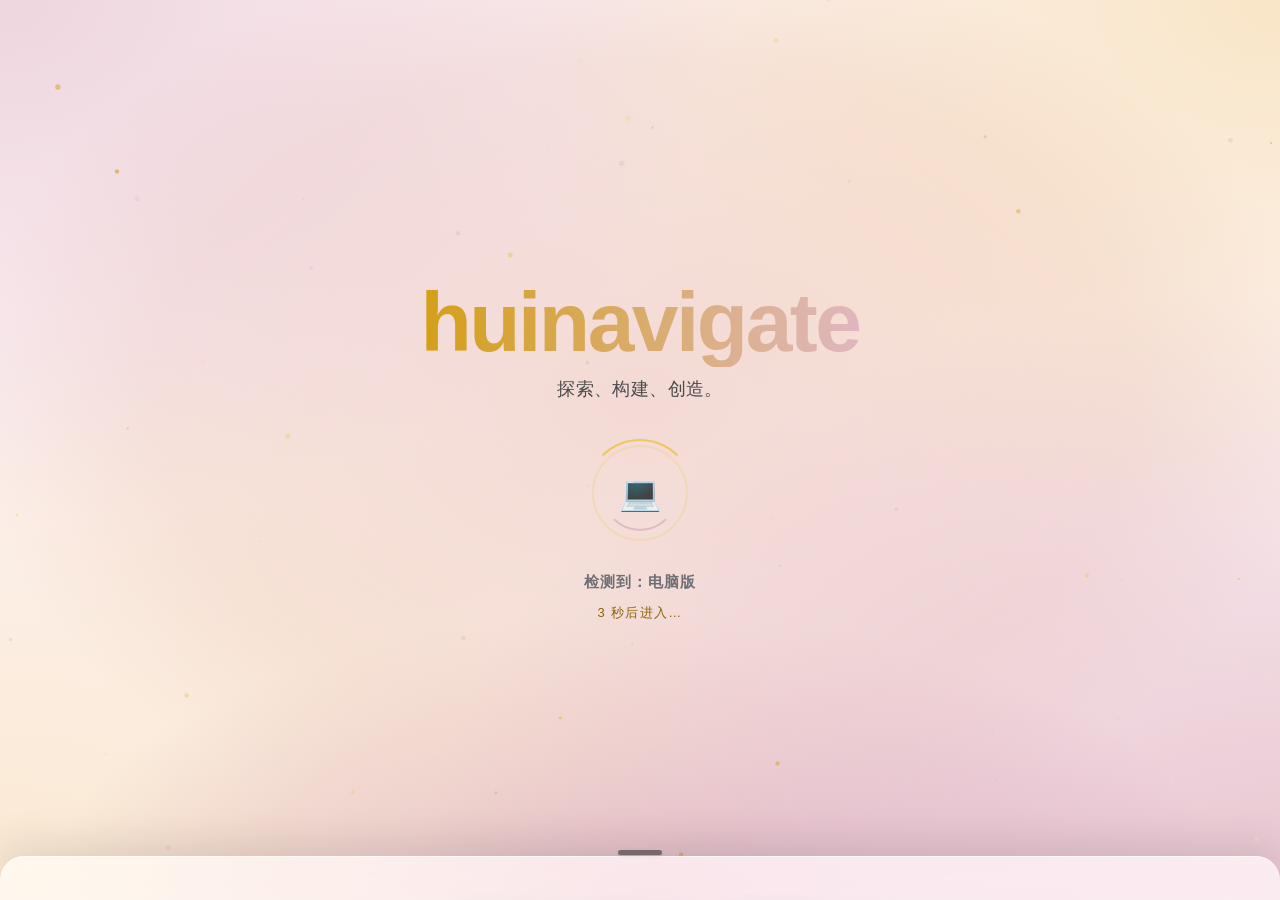
<file: index.html>
<!DOCTYPE html>
<html lang="zh-CN">
<head>
  <meta charset="UTF-8">
  <meta name="viewport" content="width=device-width, initial-scale=1.0, viewport-fit=cover">
  <title>huinavigate — 设备检测</title>
  <meta name="description" content="huinavigate — 自动检测设备，为你提供最佳浏览体验。">
  <link rel="icon" href="data:image/svg+xml,%3Csvg xmlns='http://www.w3.org/2000/svg' viewBox='0 0 64 64'%3E%3Cdefs%3E%3ClinearGradient id='g' x1='0' y1='0' x2='1' y2='1'%3E%3Cstop offset='0' stop-color='%23f0c75e'/%3E%3Cstop offset='1' stop-color='%23e0b8c8'/%3E%3C/linearGradient%3E%3C/defs%3E%3Crect width='64' height='64' rx='15' fill='url(%23g)'/%3E%3Ctext x='32' y='45' font-family='-apple-system,Segoe UI,sans-serif' font-size='34' font-weight='700' text-anchor='middle' fill='%231d1d1f'%3Eh%3C/text%3E%3C/svg%3E">
  <style>
    /* ============================================================
       huinavigate — 设备检测页(轻量,无重型依赖)
       粉金水晶渐变 + 品牌 + 检测动画 + 3s 倒计时自动跳转
       ============================================================ */
    * { margin: 0; padding: 0; box-sizing: border-box; }
    html { height: 100%; }
    body {
      height: 100%; overflow: hidden;
      font-family: "SF Pro Display", -apple-system, BlinkMacSystemFont,
        "PingFang SC", "Hiragino Sans GB", "Microsoft YaHei", sans-serif;
      color: #1d1d1f;
      -webkit-font-smoothing: antialiased;
      background:
        radial-gradient(120% 120% at 0% 0%, rgba(224, 184, 200, 0.5) 0%, rgba(224, 184, 200, 0) 48%),
        radial-gradient(120% 120% at 100% 0%, rgba(240, 199, 94, 0.3) 0%, rgba(240, 199, 94, 0) 50%),
        radial-gradient(130% 130% at 100% 100%, rgba(214, 160, 178, 0.55) 0%, rgba(214, 160, 178, 0) 52%),
        radial-gradient(130% 130% at 0% 100%, rgba(240, 199, 94, 0.24) 0%, rgba(240, 199, 94, 0) 50%),
        radial-gradient(70% 68% at 50% 44%, rgba(243, 217, 211, 0.98) 0%, rgba(243, 217, 211, 0.55) 55%, rgba(243, 217, 211, 0) 76%),
        radial-gradient(58% 40% at 50% 100%, rgba(224, 184, 200, 0.92) 0%, rgba(224, 184, 200, 0.38) 55%, rgba(224, 184, 200, 0) 80%),
        #fdf3f5;
      display: flex; align-items: center; justify-content: center;
    }

    /* 粒子画布(轻量 2D 漂移粒子) */
    #detectParticles {
      position: fixed; inset: 0; width: 100%; height: 100%;
      pointer-events: none; z-index: 1;
    }

    .detect-box {
      position: relative; z-index: 2;
      text-align: center; max-width: 520px; padding: 0 24px;
    }

    /* 品牌 */
    .detect-brand {
      font-size: clamp(48px, 10vw, 84px);
      font-weight: 800; letter-spacing: -0.03em; line-height: 1.05;
      background-image: linear-gradient(90deg, #d4a017, #e0b8c8 35%, #f0c75e 55%, #f3d9d3 75%, #d4a017);
      background-size: 300% 100%;
      -webkit-background-clip: text; background-clip: text;
      -webkit-text-fill-color: transparent; color: transparent;
      animation: gradientFlow 4s ease infinite;
      margin-bottom: 10px;
    }
    @keyframes gradientFlow { to { background-position: 300% 0; } }

    .detect-tag {
      font-size: clamp(14px, 2.5vw, 18px);
      color: #4a4a4d; font-weight: 500; letter-spacing: 0.02em;
      margin-bottom: 44px;
    }

    /* 检测动画:扫描环 + 设备图标 */
    .detect-scan {
      position: relative; width: 96px; height: 96px; margin: 0 auto 32px;
    }
    .scan-ring {
      position: absolute; inset: 0;
      border-radius: 50%;
      border: 2px solid rgba(240, 199, 94, 0.25);
    }
    .scan-ring::before {
      content: ''; position: absolute; inset: -8px;
      border-radius: 50%;
      border: 2px solid transparent;
      border-top-color: #f0c75e;
      animation: spin 1.2s linear infinite;
    }
    .scan-ring::after {
      content: ''; position: absolute; inset: 8px;
      border-radius: 50%;
      border: 2px solid transparent;
      border-bottom-color: #e0b8c8;
      animation: spin 1.8s linear infinite reverse;
    }
    @keyframes spin { to { transform: rotate(360deg); } }

    .detect-icon {
      position: absolute; inset: 0;
      display: flex; align-items: center; justify-content: center;
      font-size: 34px;
      animation: iconPulse 1.6s ease-in-out infinite;
    }
    @keyframes iconPulse {
      0%, 100% { transform: scale(1); opacity: 0.75; }
      50% { transform: scale(1.12); opacity: 1; }
    }

    /* 状态文字 + 倒计时 */
    .detect-status {
      font-size: 15px; font-weight: 600; color: #6e6e73;
      letter-spacing: 0.06em; margin-bottom: 12px;
    }
    .detect-countdown {
      font-size: 13px; color: #8a6408;
      letter-spacing: 0.1em;
    }
    .detect-countdown b { font-size: 16px; }

    /* ===== 底部白条抽屉(所有端显示) ===== */
    .detect-sheet {
      position: fixed; left: 0; right: 0; bottom: 0;
      z-index: 2000;
      border-radius: 24px 24px 0 0;
      border-top: 1px solid rgba(255, 255, 255, 0.6);
      background: rgba(255, 255, 255, 0.66);
      -webkit-backdrop-filter: saturate(160%) blur(20px);
      backdrop-filter: saturate(160%) blur(20px);
      box-shadow: 0 -12px 40px rgba(0, 0, 0, 0.1);
      padding: 46px 24px calc(30px + env(safe-area-inset-bottom));
      /* 露出 44px = 把手高度:白条可见在屏幕内,点击后整个窗口(含白条)一起上滑 */
      transform: translateY(calc(100% - 44px));
      transition: transform 0.55s cubic-bezier(0.32, 0.72, 0, 1);
      will-change: transform;
    }
    .detect-sheet.open { transform: translateY(0); }

    /* 小白条把手:交互热区严格贴合白条本身,点白条才有响应 */
    .detect-handle {
      /* 在抽屉内顶部:白条是窗口的一部分,点击弹出时跟随窗口一起移动 */
      position: absolute; top: 0; left: 50%; transform: translateX(-50%);
      width: 64px; height: 44px;
      display: flex; align-items: flex-start; justify-content: center;
      background: transparent; border: none;
      cursor: pointer;
      -webkit-tap-highlight-color: transparent;
      z-index: 1;
    }
    .detect-handle-bar {
      width: 44px; height: 5px; border-radius: 3px;
      background: rgba(29, 29, 31, 0.5);
      box-shadow: 0 1px 3px rgba(0, 0, 0, 0.15);
      /* 上移 7px(在 -15px 基础上向下移 8px) */
      transform: translateY(-7px);
      transition: transform 0.2s ease, background 0.2s ease, box-shadow 0.2s ease;
    }
    .detect-handle:hover .detect-handle-bar {
      background: rgba(29, 29, 31, 0.75);
      box-shadow: 0 0 12px rgba(240, 199, 94, 0.6);
    }
    .detect-handle:active .detect-handle-bar {
      transform: translateY(-7px) scaleX(0.72);
      background: rgba(29, 29, 31, 0.85);
    }
    .detect-sheet.open .detect-handle-bar {
      background: rgba(29, 29, 31, 0.75);
      box-shadow: 0 0 12px rgba(240, 199, 94, 0.55);
    }
    /* 手机端(mobile 判定):handle+白条一起上移 90px,打开时回到顶部跟随窗口 */
    body[data-device="mobile"] .detect-handle {
      top: -97px;
      height: 44px;
    }
    body[data-device="mobile"] .detect-handle-bar { transform: translateY(0); }
    body[data-device="mobile"] .detect-handle:hover .detect-handle-bar { transform: translateY(0); }
    body[data-device="mobile"] .detect-handle:active .detect-handle-bar { transform: translateY(0) scaleX(0.72); }
    body[data-device="mobile"] .detect-sheet.open .detect-handle { top: 0; }
    body[data-device="mobile"] .detect-sheet.open .detect-handle-bar { transform: translateY(-7px); }
    body[data-device="mobile"] .detect-sheet.open .detect-handle:hover .detect-handle-bar { transform: translateY(-7px); }
    body[data-device="mobile"] .detect-sheet.open .detect-handle:active .detect-handle-bar { transform: translateY(-7px) scaleX(0.72); }

    /* 抽屉内:手动选择 + 版权 */
    .detect-choices {
      display: flex; justify-content: center; gap: 14px; flex-wrap: wrap;
      margin-bottom: 20px;
    }
    .choice-btn {
      display: flex; align-items: center; gap: 8px;
      padding: 13px 22px;
      border-radius: 16px;
      border: 1px solid rgba(255, 255, 255, 0.65);
      background: rgba(255, 255, 255, 0.55);
      -webkit-backdrop-filter: saturate(160%) blur(14px);
      backdrop-filter: saturate(160%) blur(14px);
      font-family: inherit; font-size: 14px; font-weight: 600; color: #1d1d1f;
      cursor: pointer;
      box-shadow: 0 8px 24px rgba(0, 0, 0, 0.06);
      transition: transform 0.2s cubic-bezier(0.16, 1, 0.3, 1), box-shadow 0.2s ease, background 0.2s ease;
    }
    .choice-btn:hover {
      transform: translateY(-2px);
      box-shadow: 0 12px 30px rgba(212, 160, 23, 0.2);
      background: rgba(255, 255, 255, 0.8);
    }
    .choice-btn:active { transform: scale(0.96); }
    .choice-btn .ic { font-size: 18px; }

    .detect-sheet-note {
      text-align: center; font-size: 11px; color: #a0a0a4;
      letter-spacing: 0.08em;
    }

    @media (prefers-reduced-motion: reduce) {
      .scan-ring::before, .scan-ring::after, .detect-icon { animation: none; }
      .detect-brand { animation: none; }
    }
  </style>
</head>
<body>

  <!-- 轻量 2D 漂移粒子 -->
  <canvas id="detectParticles" aria-hidden="true"></canvas>

  <div class="detect-box">
    <h1 class="detect-brand">huinavigate</h1>
    <p class="detect-tag">探索、构建、创造。</p>

    <div class="detect-scan" aria-hidden="true">
      <div class="scan-ring"></div>
      <div class="detect-icon" id="detectIcon">💻</div>
    </div>

    <p class="detect-status" id="detectStatus">正在检测设备…</p>
    <p class="detect-countdown" id="detectCountdown"></p>


    </div>
  </div>

  <!-- 底部白条抽屉(白条在窗口内,点击后跟随窗口一起上滑) -->
  <div class="detect-sheet" id="detectSheet">
    <button class="detect-handle" id="detectHandle" aria-label="展开手动选择">
      <span class="detect-handle-bar"></span>
    </button>
    <div class="detect-choices">
      <button class="choice-btn" data-go="desktop"><span class="ic">💻</span>电脑版</button>
      <button class="choice-btn" data-go="tablet"><span class="ic">📱</span>平板版</button>
      <button class="choice-btn" data-go="mobile"><span class="ic">📲</span>手机版</button>
    </div>
    <p class="detect-sheet-note">huinavigate · 1Charizard · 自动检测中</p>
  </div>

  <script>
    (() => {
      'use strict';

      /* ---------- 轻量粒子(粉金) ---------- */
      const canvas = document.getElementById('detectParticles');
      const ctx = canvas.getContext('2d');
      let W = 0, H = 0, parts = [];
      const COLORS = ['#e0b8c8', '#f0c75e', '#f3d9d3', '#d4a017'];
      const resize = () => {
        const dpr = Math.min(window.devicePixelRatio || 1, 2);
        W = canvas.width = innerWidth * dpr;
        H = canvas.height = innerHeight * dpr;
        canvas.style.width = innerWidth + 'px';
        canvas.style.height = innerHeight + 'px';
        parts = Array.from({ length: innerWidth < 720 ? 30 : 60 }, () => ({
          x: Math.random() * W, y: Math.random() * H,
          r: (Math.random() * 2 + 0.8) * dpr,
          vx: (Math.random() - 0.5) * 0.3 * dpr,
          vy: (-Math.random() * 0.35 - 0.08) * dpr,
          c: COLORS[Math.floor(Math.random() * COLORS.length)],
          a: Math.random() * 0.4 + 0.2,
        }));
      };
      resize();
      window.addEventListener('resize', resize);
      (function tick() {
        ctx.clearRect(0, 0, W, H);
        for (const p of parts) {
          p.x += p.vx; p.y += p.vy;
          if (p.y < -10) { p.y = H + 10; p.x = Math.random() * W; }
          if (p.x < -10) p.x = W + 10; else if (p.x > W + 10) p.x = -10;
          ctx.globalAlpha = p.a;
          ctx.fillStyle = p.c;
          ctx.beginPath(); ctx.arc(p.x, p.y, p.r, 0, Math.PI * 2); ctx.fill();
        }
        requestAnimationFrame(tick);
      })();

      /* ---------- 设备检测 ---------- */
      // 复用 device.js 的判定逻辑(内联轻量版,不依赖外部文件)
      const detect = () => {
        const w = innerWidth;
        const fine = matchMedia('(pointer: fine)').matches;
        const hover = matchMedia('(hover: hover)').matches;
        const coarse = matchMedia('(pointer: coarse)').matches;
        const touch = coarse || ('ontouchstart' in window) || navigator.maxTouchPoints > 0;
        let type = 'desktop';
        if (fine && hover && w > 1024) type = 'desktop';
        else if (w > 720 && (coarse || touch)) type = 'tablet';
        else if (fine && hover && w > 720 && w <= 1024) type = 'tablet';
        else type = 'mobile';
        return type;
      };

      // 支持 ?device=desktop|tablet|mobile 强制指定(测试用)
      const forced = new URLSearchParams(location.search).get('device');
      const device = ['desktop', 'tablet', 'mobile'].includes(forced) ? forced : detect();
      // 写入 body[data-device],样式可用 body[data-device="mobile"] 精确命中(不受视口宽度影响)
      document.body.dataset.device = device;

      const ICONS = { desktop: '💻', tablet: '📱', mobile: '📲' };
      const NAMES = { desktop: '电脑版', tablet: '平板版', mobile: '手机版' };

      const iconEl = document.getElementById('detectIcon');
      const statusEl = document.getElementById('detectStatus');
      const countdownEl = document.getElementById('detectCountdown');
      iconEl.textContent = ICONS[device];

      /* 检测状态动画:先"检测中",再显示结果 */
      setTimeout(() => {
        statusEl.textContent = '检测到：' + NAMES[device];
        let remain = 3;
        countdownEl.innerHTML = remain + ' 秒后进入…';
        const timer = setInterval(() => {
          remain--;
          if (remain <= 0) {
            clearInterval(timer);
            location.replace(device + '/');
          } else {
            countdownEl.innerHTML = '<b>' + remain + '</b> 秒后进入…';
          }
        }, 1000);
      }, 1200);

      /* 小白条:点击丝滑上滑/下滑 */
      const sheet = document.getElementById('detectSheet');
      const handle = document.getElementById('detectHandle');
      if (sheet && handle) {
        handle.addEventListener('click', () => {
          sheet.classList.toggle('open');
        });
      }

      /* 手动选择:立即跳转 */
      document.querySelectorAll('.choice-btn').forEach(btn => {
        btn.addEventListener('click', () => {
          location.href = btn.dataset.go + '/';
        });
      });
    })();
  </script>
</body>
</html>
</file>
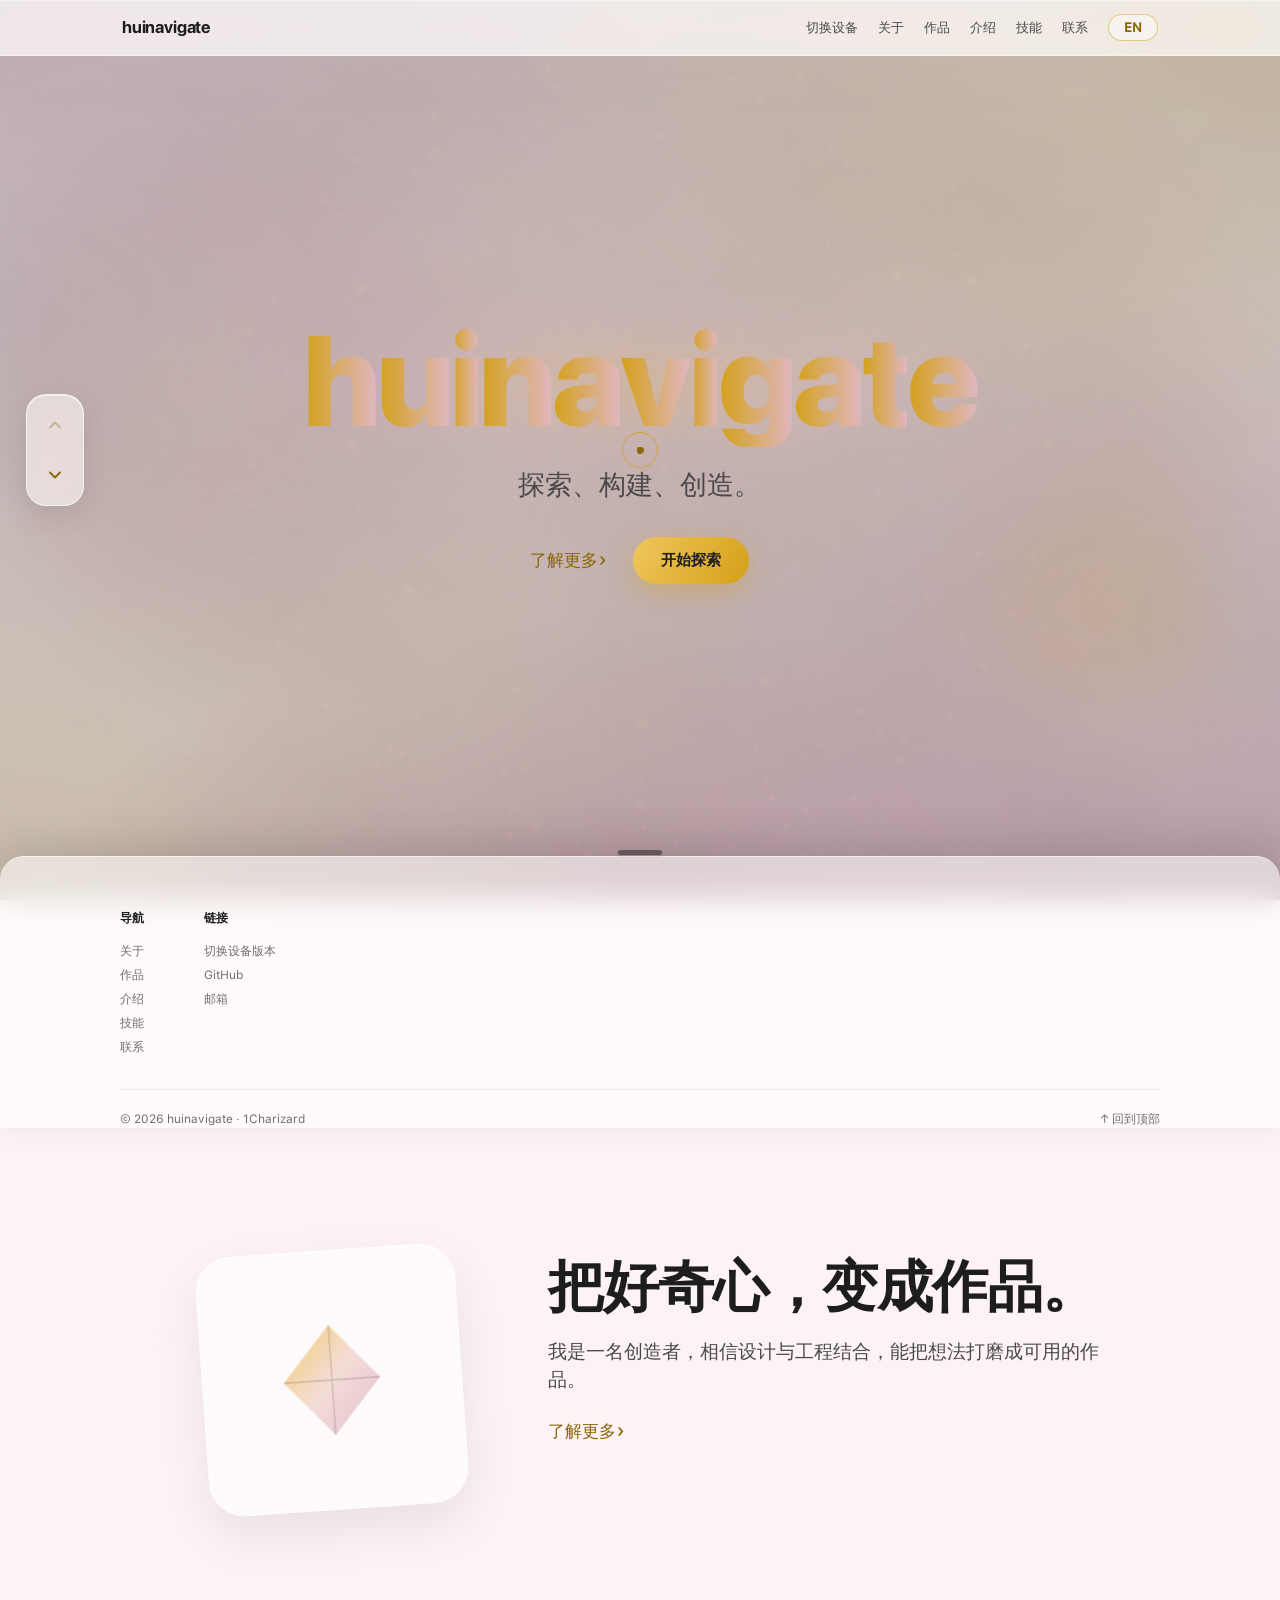
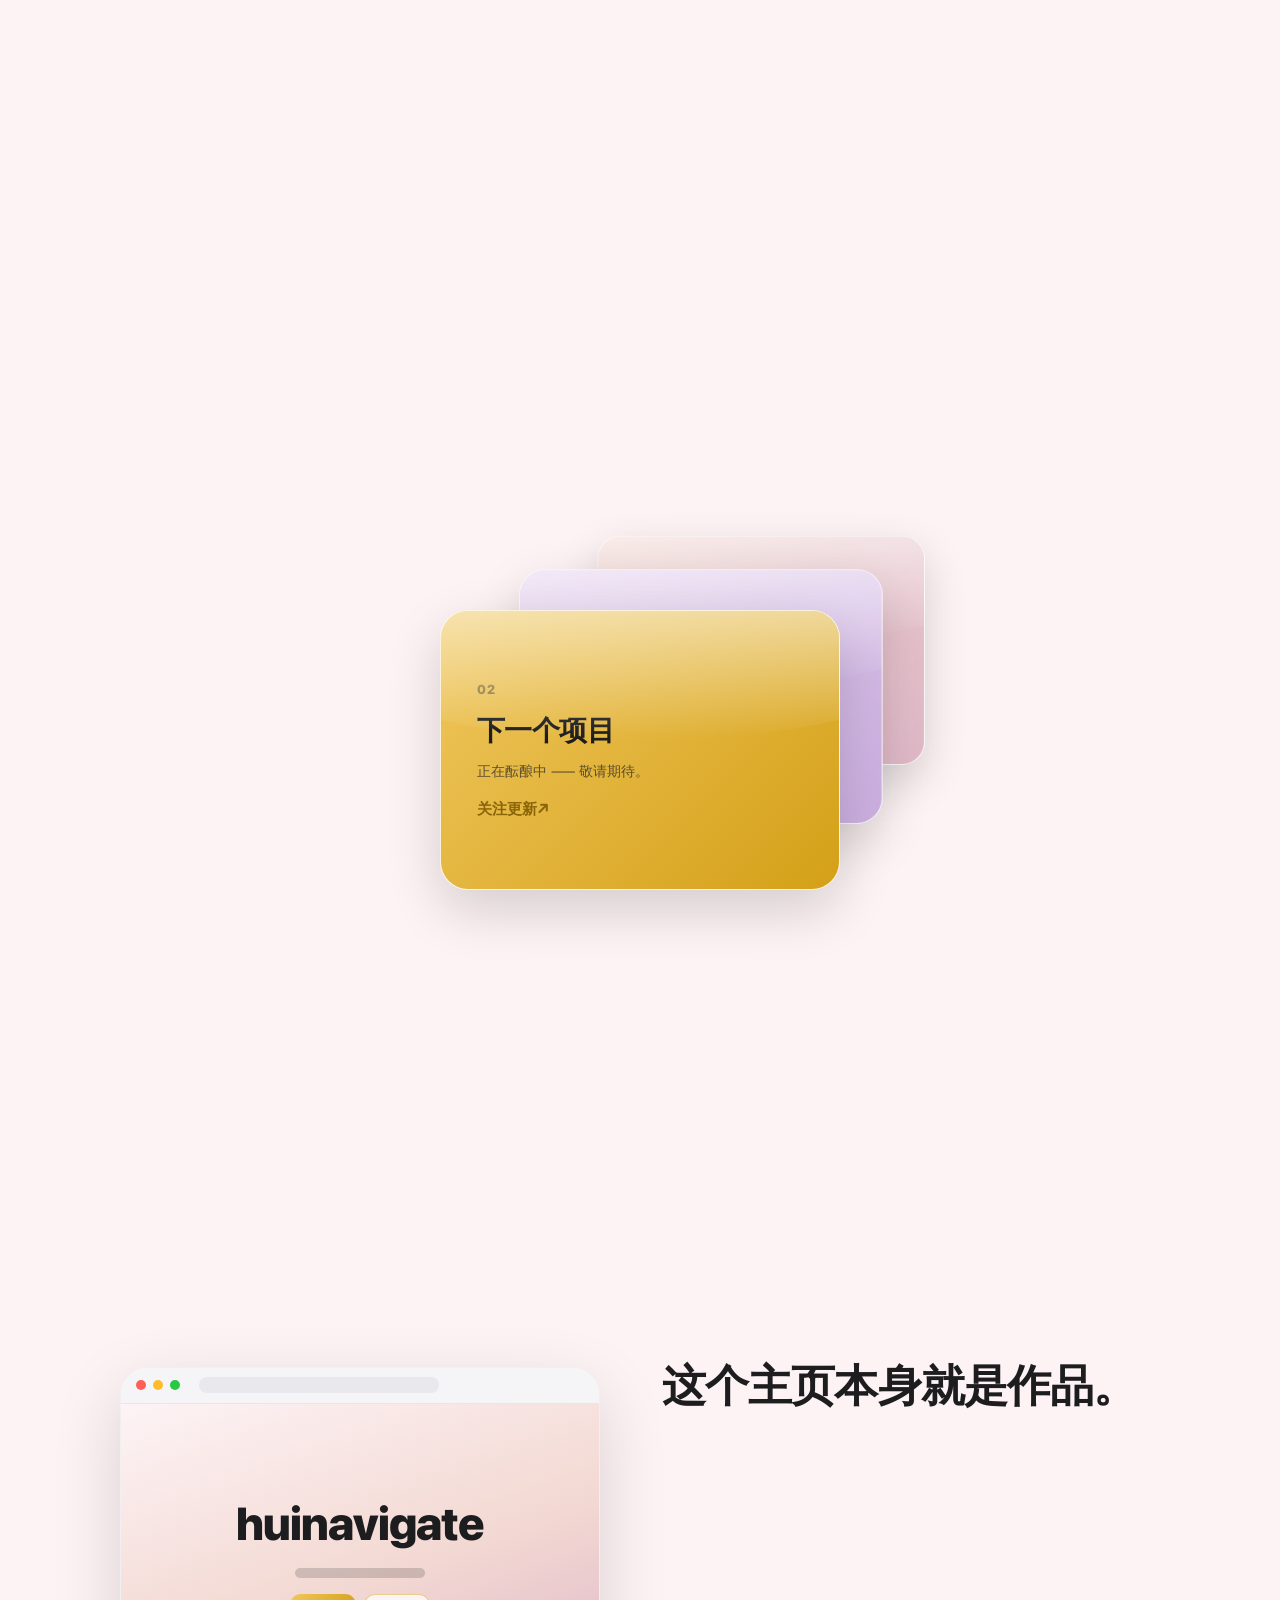
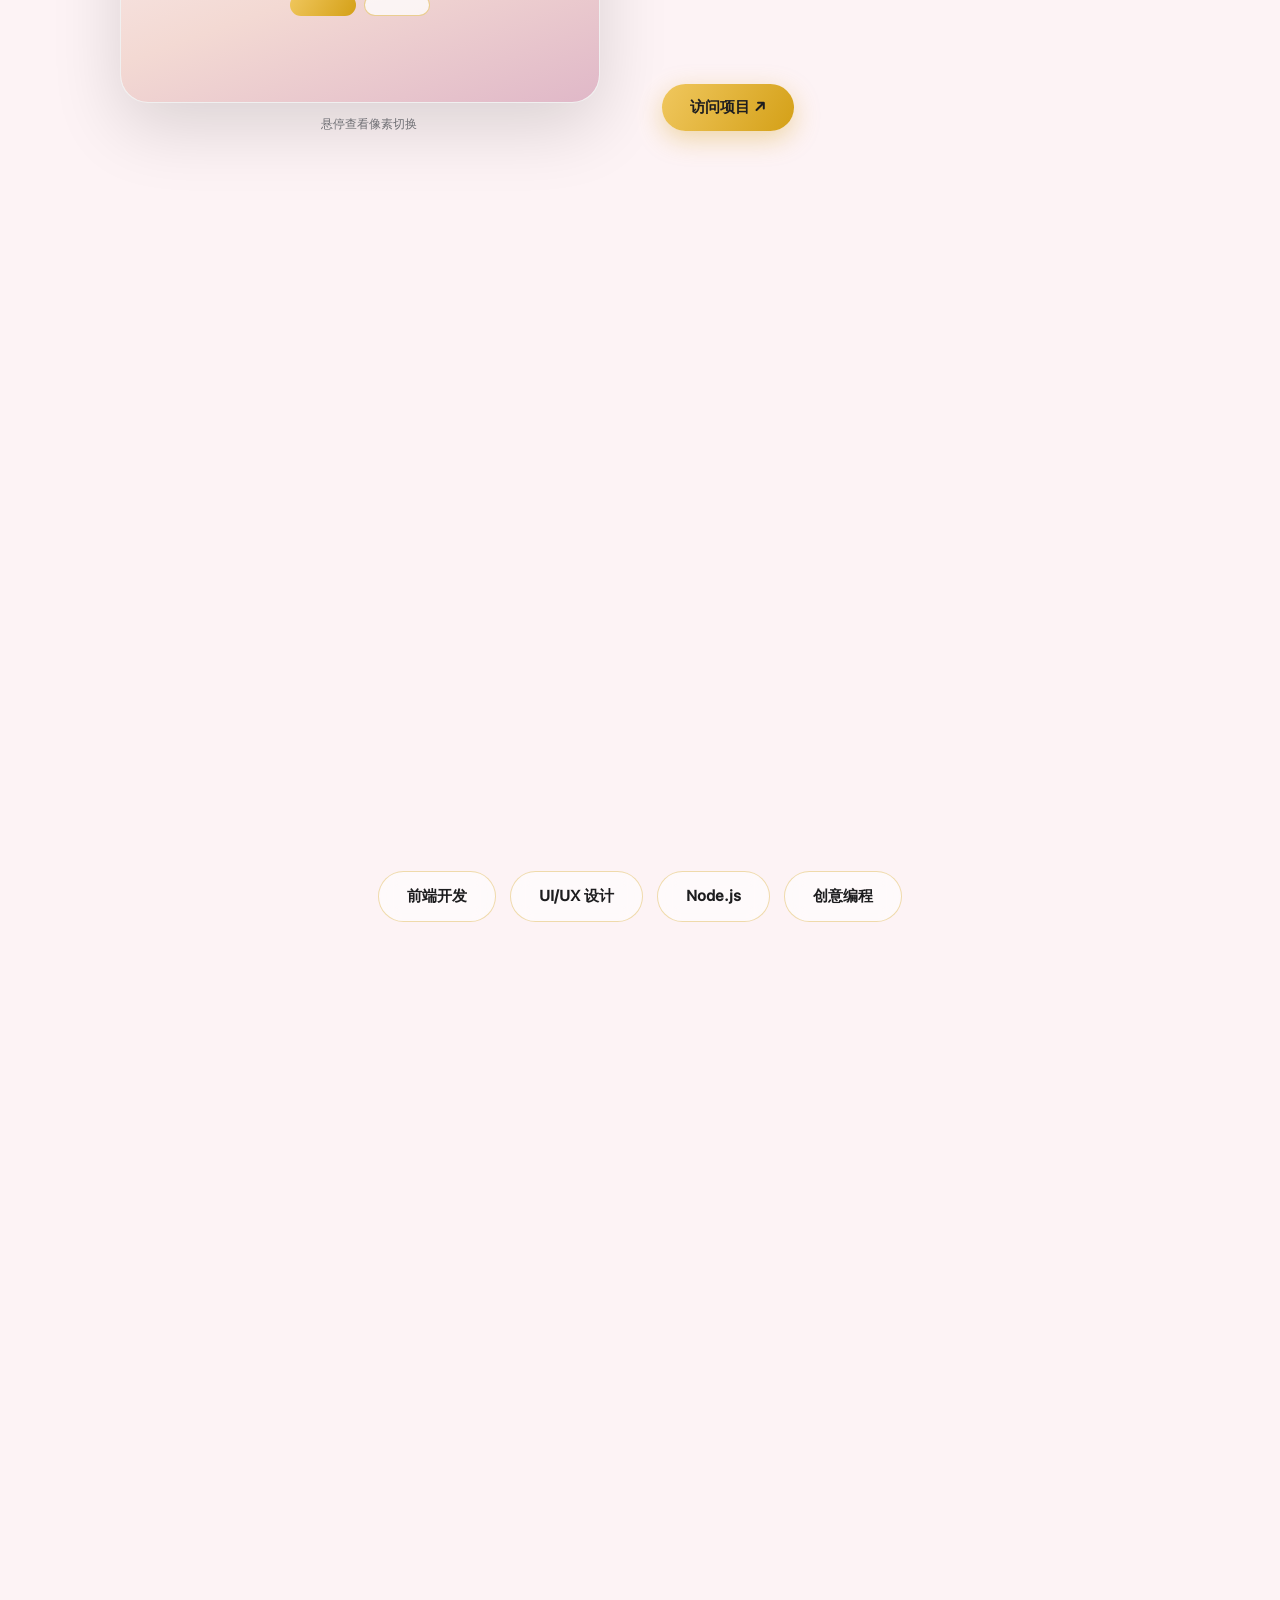
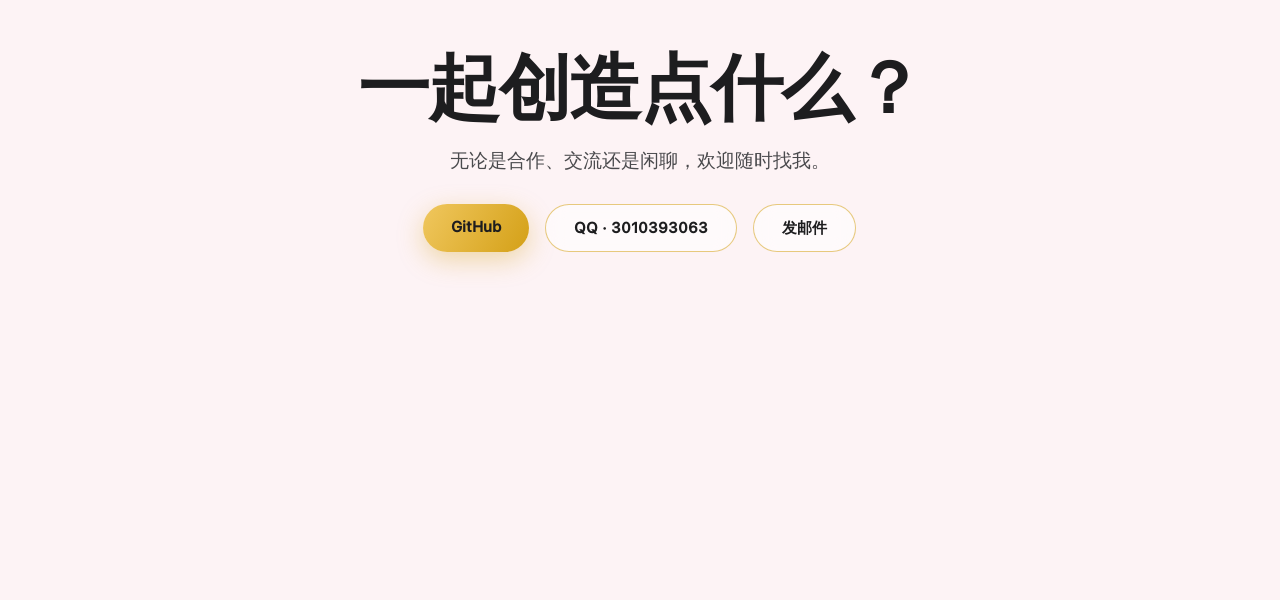
<file: desktop/index.html>
<!DOCTYPE html>
<html lang="zh-CN" class="no-js">
<head>
  <meta charset="UTF-8">
  <meta name="viewport" content="width=device-width, initial-scale=1.0">
  <title>huinavigate — 1Charizard</title>
  <meta name="description" content="huinavigate — 探索、构建、创造。1Charizard 的个人主页。">
  <link rel="icon" href="data:image/svg+xml,%3Csvg xmlns='http://www.w3.org/2000/svg' viewBox='0 0 64 64'%3E%3Cdefs%3E%3ClinearGradient id='g' x1='0' y1='0' x2='1' y2='1'%3E%3Cstop offset='0' stop-color='%23f0c75e'/%3E%3Cstop offset='1' stop-color='%23e0b8c8'/%3E%3C/linearGradient%3E%3C/defs%3E%3Crect width='64' height='64' rx='15' fill='url(%23g)'/%3E%3Ctext x='32' y='45' font-family='-apple-system,Segoe UI,sans-serif' font-size='34' font-weight='700' text-anchor='middle' fill='%231d1d1f'%3Eh%3C/text%3E%3C/svg%3E">
  <link rel="stylesheet" href="../styles.css">
  <script>
    /* 刷新置顶:在 body 加载前禁用浏览器滚动位置恢复 */
    if ('scrollRestoration' in window.history) window.history.scrollRestoration = 'manual';
  </script>
  <noscript><style>.no-js #intro{display:none!important}.no-js .hero-title,.no-js .hero-sub,.no-js .hero-links,.no-js .hero-scroll,.no-js .reveal{opacity:1!important;transform:none!important}.no-js .nav{opacity:1!important;transform:none!important}</style></noscript>
</head>
<body data-device="desktop" data-touch="false">

  <!-- 设备检测(最先加载,写 body[data-device]) -->
  <script src="../device.js"></script>

  <!-- 全屏粉嫩水晶渐变背景 -->
  <div class="bg-scene" aria-hidden="true"></div>

    <!-- Dark Veil 全屏暗纱背景(WebGL 粉金流动纱幕) -->
    <div id="darkVeil" aria-hidden="true"></div>

    <!-- Gradual Blur 顶部渐晕(导航下方向下淡出的毛玻璃过渡) -->
    <div id="gradualBlur" aria-hidden="true"></div>

  <!-- 3D / 粒子特效层 -->
  <div id="fx" aria-hidden="true"></div>

  <!-- 桌面光标 -->
  <div id="cursorDot" class="cursor-dot" aria-hidden="true"></div>
  <div id="cursorRing" class="cursor-ring" aria-hidden="true"></div>

  <!-- 像素开场序幕:加载完成后 center 扩散揭示 hero -->
  <div id="intro" aria-hidden="false">
    <div class="ps-layer ps-layer-a" data-visible="true">
      <div class="intro-content">
        <span class="intro-brand">huinavigate</span>
        <span class="intro-tag" data-i18n="hero.sub">探索、构建、创造。</span>
      </div>
    </div>
    <div class="ps-layer ps-layer-b" data-visible="false" aria-hidden="true">
      <div class="intro-hero">
        <h1 class="hero-title gradient-hero intro-hero-title">huinavigate</h1>
        <p class="hero-sub intro-hero-sub" data-i18n="hero.sub">探索、构建、创造。</p>
        <div class="hero-links intro-hero-links">
          <a class="link-arrow" href="#about" data-i18n="hero.learn">了解更多 <span class="arrow">›</span></a>
          <a class="btn btn-primary" href="#contact" data-i18n="hero.cta">开始探索</a>
        </div>
      </div>
    </div>
  </div>

  <!-- 导航(苹果式毛玻璃) -->
  <header class="nav" id="nav">
    <nav class="nav-inner">
      <a class="nav-logo" href="#hero" data-magnetic>huinavigate</a>
      <div class="nav-links">
        <a href="../" class="nav-switch">切换设备</a>
        <a href="#about" data-i18n="nav.about">关于</a>
        <a href="#works" data-i18n="nav.works">作品</a>
        <a href="#showcase" data-i18n="nav.showcase">介绍</a>
        <a href="#skills" data-i18n="nav.skills">技能</a>
        <a href="#contact" data-i18n="nav.contact">联系</a>
      </div>
      <button class="lang-toggle" id="langToggle" aria-label="切换语言" data-magnetic>EN</button>
    </nav>
  </header>


  <!-- 左侧玻璃上下切换按钮 -->
  <aside class="side-nav-glass" id="sideNavGlass" aria-label="上下切换板块">
    <button class="snv-btn" data-snv="prev" aria-label="上一板块">
      <svg viewBox="0 0 24 24" aria-hidden="true"><path d="M6 15l6-6 6 6" fill="none" stroke="currentColor" stroke-width="2.2" stroke-linecap="round" stroke-linejoin="round"/></svg>
    </button>
    <button class="snv-btn" data-snv="next" aria-label="下一板块">
      <svg viewBox="0 0 24 24" aria-hidden="true"><path d="M6 9l6 6 6-6" fill="none" stroke="currentColor" stroke-width="2.2" stroke-linecap="round" stroke-linejoin="round"/></svg>
    </button>
  </aside>

  <main id="content" class="content">

    <!-- ============ HERO(沉浸式开场) ============ -->
    <section class="hero" id="hero" data-section="hero">
      <div class="hero-inner">
        <h1 class="hero-title gradient-hero" id="heroTitle">huinavigate</h1>
        <p class="hero-sub" data-i18n="hero.sub">探索、构建、创造。</p>
        <div class="hero-links">
          <a class="link-arrow" href="#about" data-i18n="hero.learn" data-magnetic>了解更多 <span class="arrow">›</span></a>
          <a class="btn btn-primary" href="#contact" data-i18n="hero.cta" data-magnetic>开始探索</a>
        </div>
      </div>
      <div class="hero-scroll" aria-hidden="true"><span></span></div>
    </section>

    <!-- ============ ABOUT(不对称双栏) ============ -->
    <section class="section about" id="about" data-section="about">
      <div class="section-inner about-inner">
        <div class="about-visual glow-card reveal" data-glow aria-hidden="true">
          <span class="edge-light"></span>
          <svg viewBox="0 0 160 160" role="img" aria-label="crystal">
            <defs>
              <linearGradient id="crystalGrad" x1="0" y1="0" x2="1" y2="1">
                <stop offset="0" stop-color="#f0c75e"/>
                <stop offset="0.5" stop-color="#f3d9d3"/>
                <stop offset="1" stop-color="#e0b8c8"/>
              </linearGradient>
            </defs>
            <path d="M80 16 L136 80 L80 144 L24 80 Z" fill="url(#crystalGrad)" opacity="0.9"/>
            <path d="M80 16 L80 144 M24 80 L136 80" stroke="rgba(29,29,31,0.18)" stroke-width="1.5"/>
            <path d="M80 16 L136 80 L80 144 L24 80 Z" fill="none" stroke="rgba(255,255,255,0.6)" stroke-width="2"/>
          </svg>
        </div>
        <div class="about-copy">
          <h2 class="section-title reveal" data-i18n="about.title"><span class="section-kicker">ABOUT</span>把好奇心，变成作品。</h2>
          <p class="section-sub reveal" data-i18n="about.sub">我是一名创造者，相信设计与工程结合，能把想法打磨成可用的作品。</p>
          <a class="link-arrow reveal" href="#works" data-i18n="about.learn" data-magnetic>了解更多 <span class="arrow">›</span></a>
        </div>
      </div>
    </section>

    <!-- ============ WORKS(CardSwap 弹性卡片堆叠) ============ -->
    <section class="section works" id="works" data-section="works">
      <div class="section-inner">
        <h2 class="section-title reveal" data-i18n="works.title"><span class="section-kicker">WORKS</span>正在创造的东西。</h2>
        <div class="works-swap" id="worksSwap" data-cards>
          <a class="swap-card sc1" href="https://github.com/1Charizard/huinavigate" target="_blank" rel="noopener" data-card>
            <span class="sc-index" aria-hidden="true">01</span>
            <span class="sc-title" data-i18n="works.c1t">huinavigate</span>
            <span class="sc-desc" data-i18n="works.c1d">个人主页 —— 探索设计与交互的边界。</span>
            <span class="sc-link" data-i18n="works.c1l">查看项目 <span class="arrow">↗</span></span>
          </a>
          <a class="swap-card sc2" href="https://github.com/1Charizard" target="_blank" rel="noopener" data-card>
            <span class="sc-index" aria-hidden="true">02</span>
            <span class="sc-title" data-i18n="works.c2t">下一个项目</span>
            <span class="sc-desc" data-i18n="works.c2d">正在酝酿中 —— 敬请期待。</span>
            <span class="sc-link" data-i18n="works.c2l">关注更新 <span class="arrow">↗</span></span>
          </a>
          <a class="swap-card sc3" href="https://github.com/1Charizard" target="_blank" rel="noopener" data-card>
            <span class="sc-index" aria-hidden="true">03</span>
            <span class="sc-title" data-i18n="works.c3t">GitHub</span>
            <span class="sc-desc" data-i18n="works.c3d">我的开源主页与全部仓库。</span>
            <span class="sc-link" data-i18n="works.c3l">访问 GitHub <span class="arrow">↗</span></span>
          </a>
        </div>
        <div class="works-skeleton" id="worksSkeleton" aria-hidden="true">
          <div class="sk-block"></div>
        </div>
      </div>
    </section>

    <!-- ============ SHOWCASE(产品介绍:浏览器 mockup + 特性) ============ -->
    <section class="section showcase" id="showcase" data-section="showcase">
      <div class="section-inner showcase-inner">
        <div class="showcase-media reveal">
          <div class="mock-frame">
            <div class="mock-bar" aria-hidden="true">
              <i></i><i></i><i></i>
              <span></span>
            </div>
            <div class="ps-mockup" id="mockup">
              <div class="ps-layer" data-visible="true">
                <div class="mock-view mv-home" aria-hidden="true">
                  <div class="mv-hero">
                    <div class="mv-brand">huinavigate</div>
                    <div class="mv-sub"></div>
                    <div class="mv-btns"><span></span><span></span></div>
                  </div>
                </div>
              </div>
              <div class="ps-layer" data-visible="false" aria-hidden="true">
                <div class="mock-view mv-works" aria-hidden="true">
                  <div class="mv-card"></div>
                  <div class="mv-card"></div>
                </div>
              </div>
            </div>
          </div>
          <p class="mock-hint" data-i18n="showcase.hint">悬停查看像素切换</p>
        </div>
        <div class="showcase-copy">
          <h2 class="section-title reveal" data-i18n="showcase.title"><span class="section-kicker">SHOWCASE</span>这个主页本身就是作品。</h2>
          <ul class="feats">
            <li class="feat reveal">
              <span class="feat-num" aria-hidden="true">01</span>
              <div class="feat-copy">
                <h3 data-i18n="showcase.d1t">像素马赛克开场</h3>
                <p data-i18n="showcase.d1d">加载完成即触发 PixelSwap 中心扩散揭幕，每一像素都是一扇通往内容的窗口。</p>
              </div>
            </li>
            <li class="feat reveal">
              <span class="feat-num" aria-hidden="true">02</span>
              <div class="feat-copy">
                <h3 data-i18n="showcase.d2t">3D 粒子背景</h3>
                <p data-i18n="showcase.d2d">轻量 Three.js 粒子层，随光标与滚动响应，移动端自动降级。</p>
              </div>
            </li>
            <li class="feat reveal">
              <span class="feat-num" aria-hidden="true">03</span>
              <div class="feat-copy">
                <h3 data-i18n="showcase.d3t">骨架屏加载</h3>
                <p data-i18n="showcase.d3d">内容就绪前以形状匹配的骨架占位，绝不白屏。</p>
              </div>
            </li>
            <li class="feat reveal">
              <span class="feat-num" aria-hidden="true">04</span>
              <div class="feat-copy">
                <h3 data-i18n="showcase.d4t">中英双语</h3>
                <p data-i18n="showcase.d4d">一键切换语言，苹果式 SF Pro 排版与粉嫩金色系统。</p>
              </div>
            </li>
          </ul>
          <a class="btn btn-primary reveal" href="https://github.com/1Charizard/huinavigate" target="_blank" rel="noopener" data-magnetic>
            <span data-i18n="showcase.cta">访问项目</span> <span class="arrow" aria-hidden="true">↗</span>
          </a>
        </div>
      </div>
    </section>

    <!-- ============ SKILLS(弹性 chips) ============ -->
    <section class="section skills" id="skills" data-section="skills">
      <div class="section-inner">
        <h2 class="section-title reveal" data-i18n="skills.title"><span class="section-kicker">SKILLS</span>我的工具箱。</h2>
        <div class="chips">
          <span class="chip" data-i18n="skills.s1" data-magnetic>前端开发</span>
          <span class="chip" data-i18n="skills.s2" data-magnetic>UI/UX 设计</span>
          <span class="chip" data-i18n="skills.s3" data-magnetic>Node.js</span>
          <span class="chip" data-i18n="skills.s4" data-magnetic>创意编程</span>
        </div>
      </div>
    </section>

    <!-- ============ CONTACT(全屏收尾) ============ -->
    <section class="section contact" id="contact" data-section="contact">
      <div class="section-inner">
        <h2 class="section-title reveal" data-i18n="contact.title"><span class="section-kicker">CONTACT</span>一起创造点什么？</h2>
        <p class="section-sub reveal" data-i18n="contact.sub">无论是合作、交流还是闲聊，欢迎随时找我。</p>
        <div class="contact-links reveal">
          <a class="btn btn-primary" href="https://github.com/1Charizard" target="_blank" rel="noopener" data-magnetic>GitHub</a>
          <a class="btn btn-ghost" href="https://qm.qq.com/q/pI1T8DPAJO" target="_blank" rel="noopener" data-magnetic>QQ · 3010393063</a>
          <a class="btn btn-ghost" href="mailto:1Charizard@users.noreply.github.com" data-i18n="contact.email" data-magnetic>发邮件</a>
        </div>
      </div>
    </section>

  </main>

  <!-- ============ 底部抽屉(小白条把手 + 丝滑上滑的页脚导航) ============ -->
  <footer class="footer footer-sheet" id="footerSheet">
    <button class="sheet-handle" id="sheetHandle" aria-label="展开页脚导航">
      <span class="sheet-handle-bar"></span>
    </button>
    <div class="footer-inner">
      <div class="footer-cols">
        <div class="footer-col">
          <h4 data-i18n="footer.nav">导航</h4>
          <a href="#about" data-sheet-link data-i18n="nav.about">关于</a>
          <a href="#works" data-sheet-link data-i18n="nav.works">作品</a>
          <a href="#showcase" data-sheet-link data-i18n="nav.showcase">介绍</a>
          <a href="#skills" data-sheet-link data-i18n="nav.skills">技能</a>
          <a href="#contact" data-sheet-link data-i18n="nav.contact">联系</a>
        </div>
        <div class="footer-col">
          <h4 data-i18n="footer.links">链接</h4>
          <a href="../" data-sheet-link>切换设备版本</a>
          <a href="https://github.com/1Charizard" target="_blank" rel="noopener">GitHub</a>
          <a href="mailto:1Charizard@users.noreply.github.com" data-i18n="footer.email">邮箱</a>
        </div>
      </div>
      <div class="footer-bottom">
        <p>© <span id="year"></span> huinavigate · 1Charizard</p>
        <p><a href="#hero" data-sheet-link>↑ 回到顶部</a></p>
      </div>
    </div>
  </footer>

  <!-- GSAP(UMD,渐变背景与滚动编舞) -->
  <script src="../vendor/gsap.js"></script>
  <script src="../vendor/ScrollTrigger.js"></script>
  <!-- 背景渐变与滚动编舞 -->
  <script src="../scene.js"></script>
    <!-- Dark Veil 全屏暗纱(WebGL 粉金流动,失败静默) -->
    <script src="../dark-veil.js"></script>
    <!-- Gradual Blur 顶部渐晕(导航下方毛玻璃过渡) -->
    <script src="../gradual-blur.js"></script>
  <!-- 3D 粒子(ESM,可降级) -->
  <script type="module" src="../three-scene.js"></script>
  <!-- PixelSwap 像素过渡(零依赖) -->
  <script src="../pixel-swap.js"></script>
    <!-- Scroll Expand 开场(零依赖,粉金媒体窗口展开揭幕) -->
    <script src="../scroll-expand-open.js"></script>
  <!-- 界面逻辑(开场/光标/磁吸/ripple/i18n/骨架) -->
  <script src="../main.js"></script>
</body>
</html>
</file>
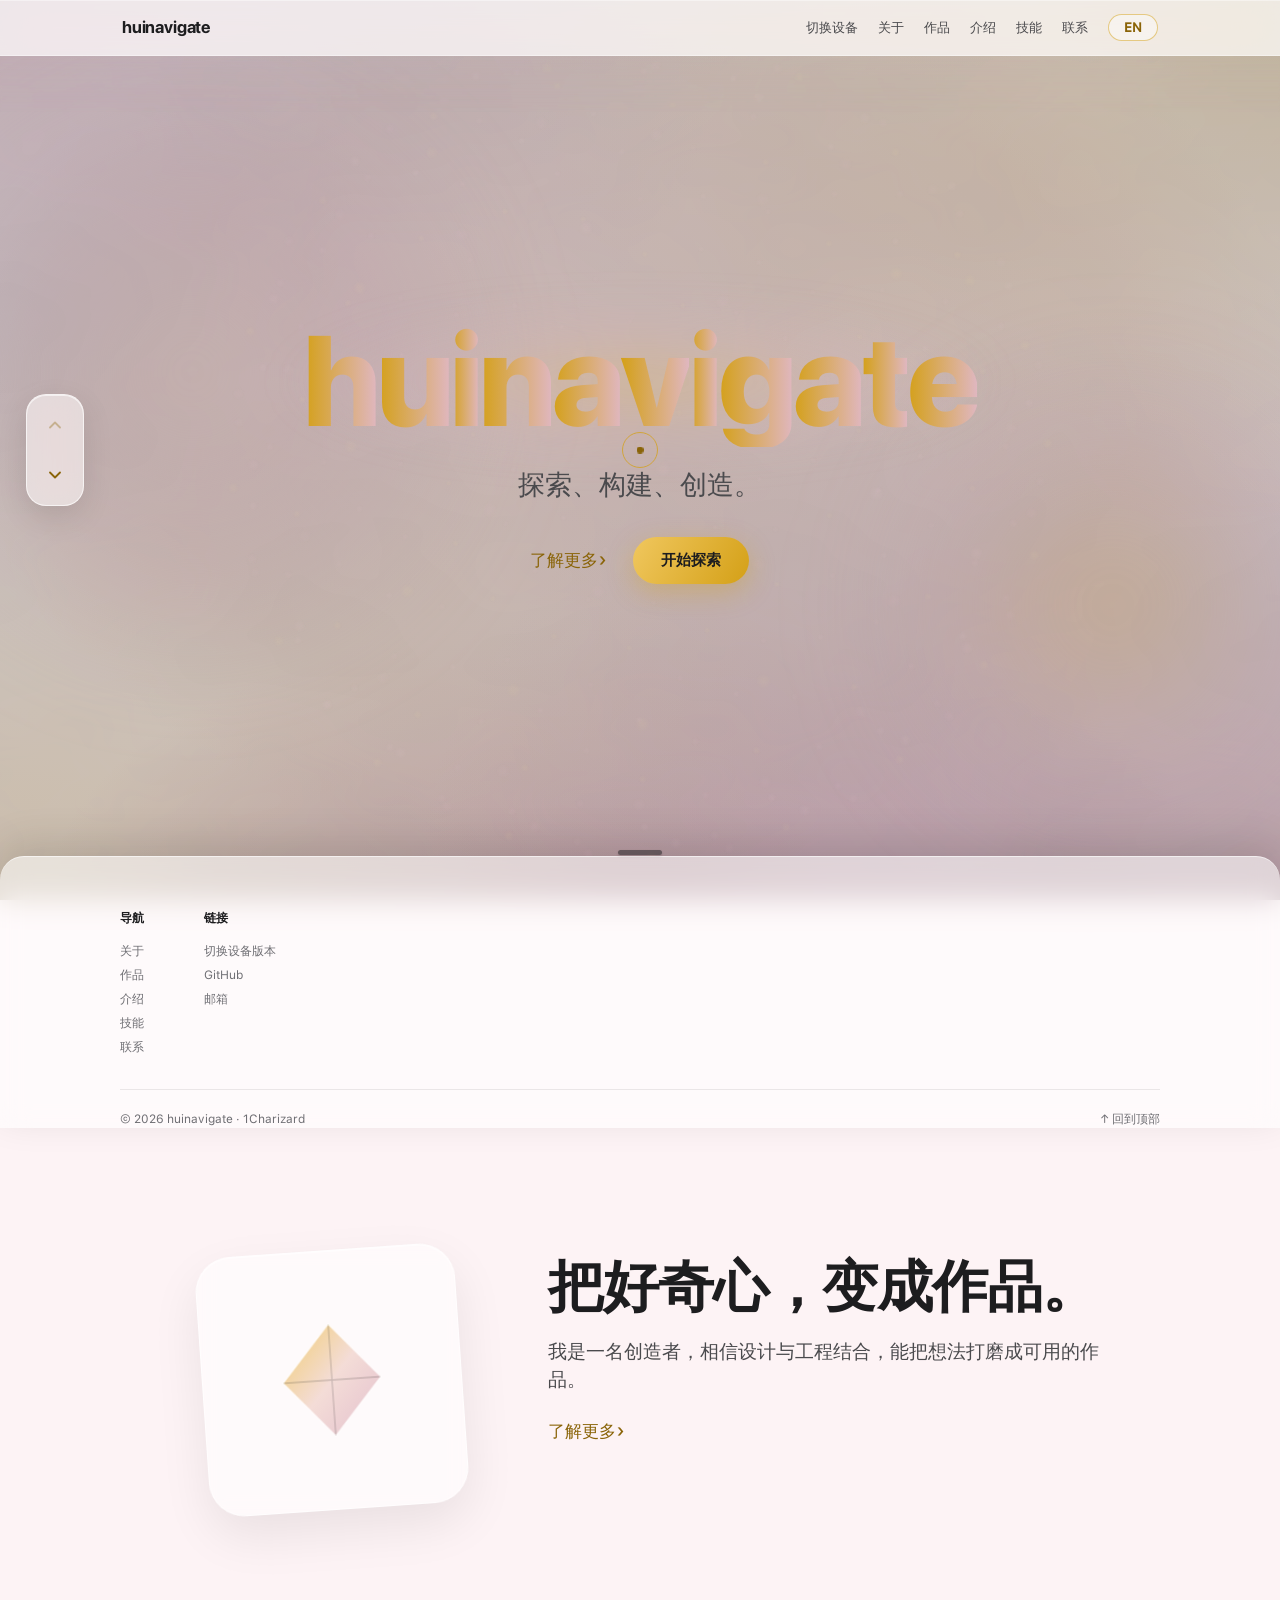
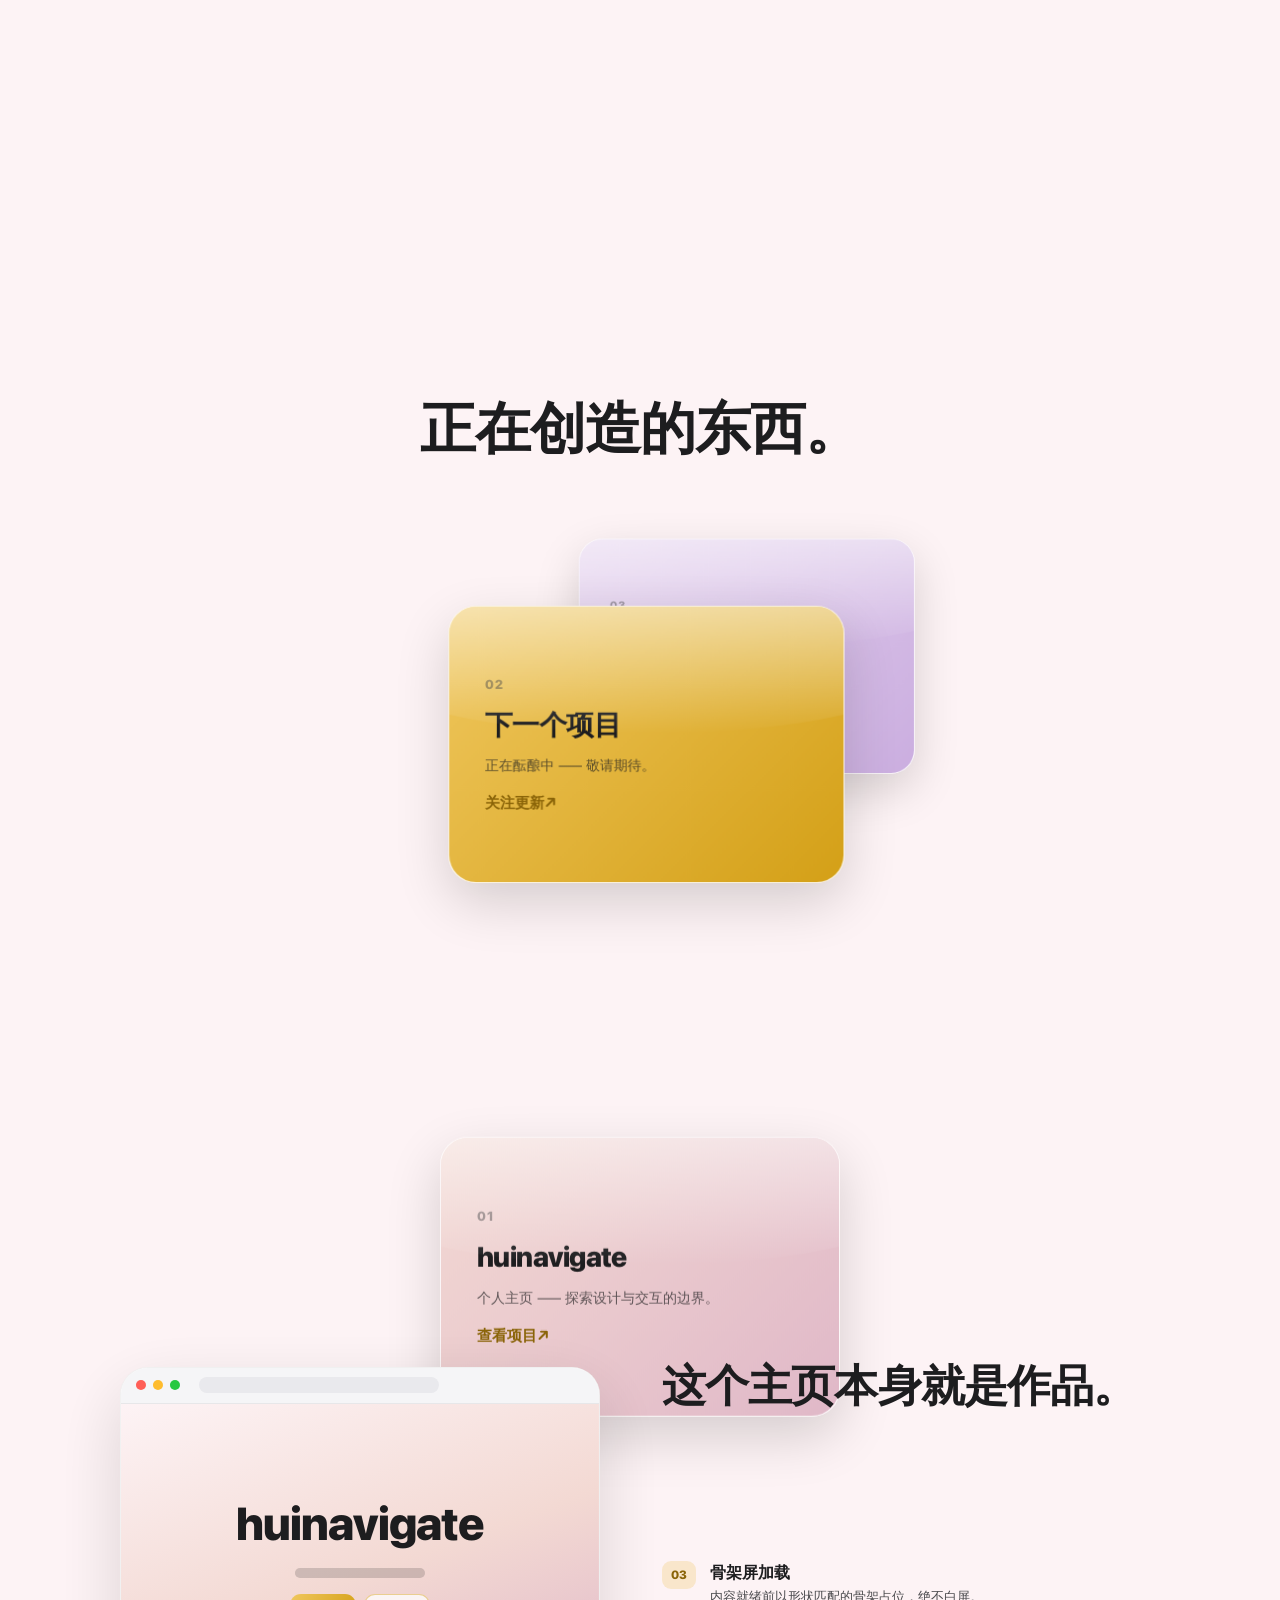
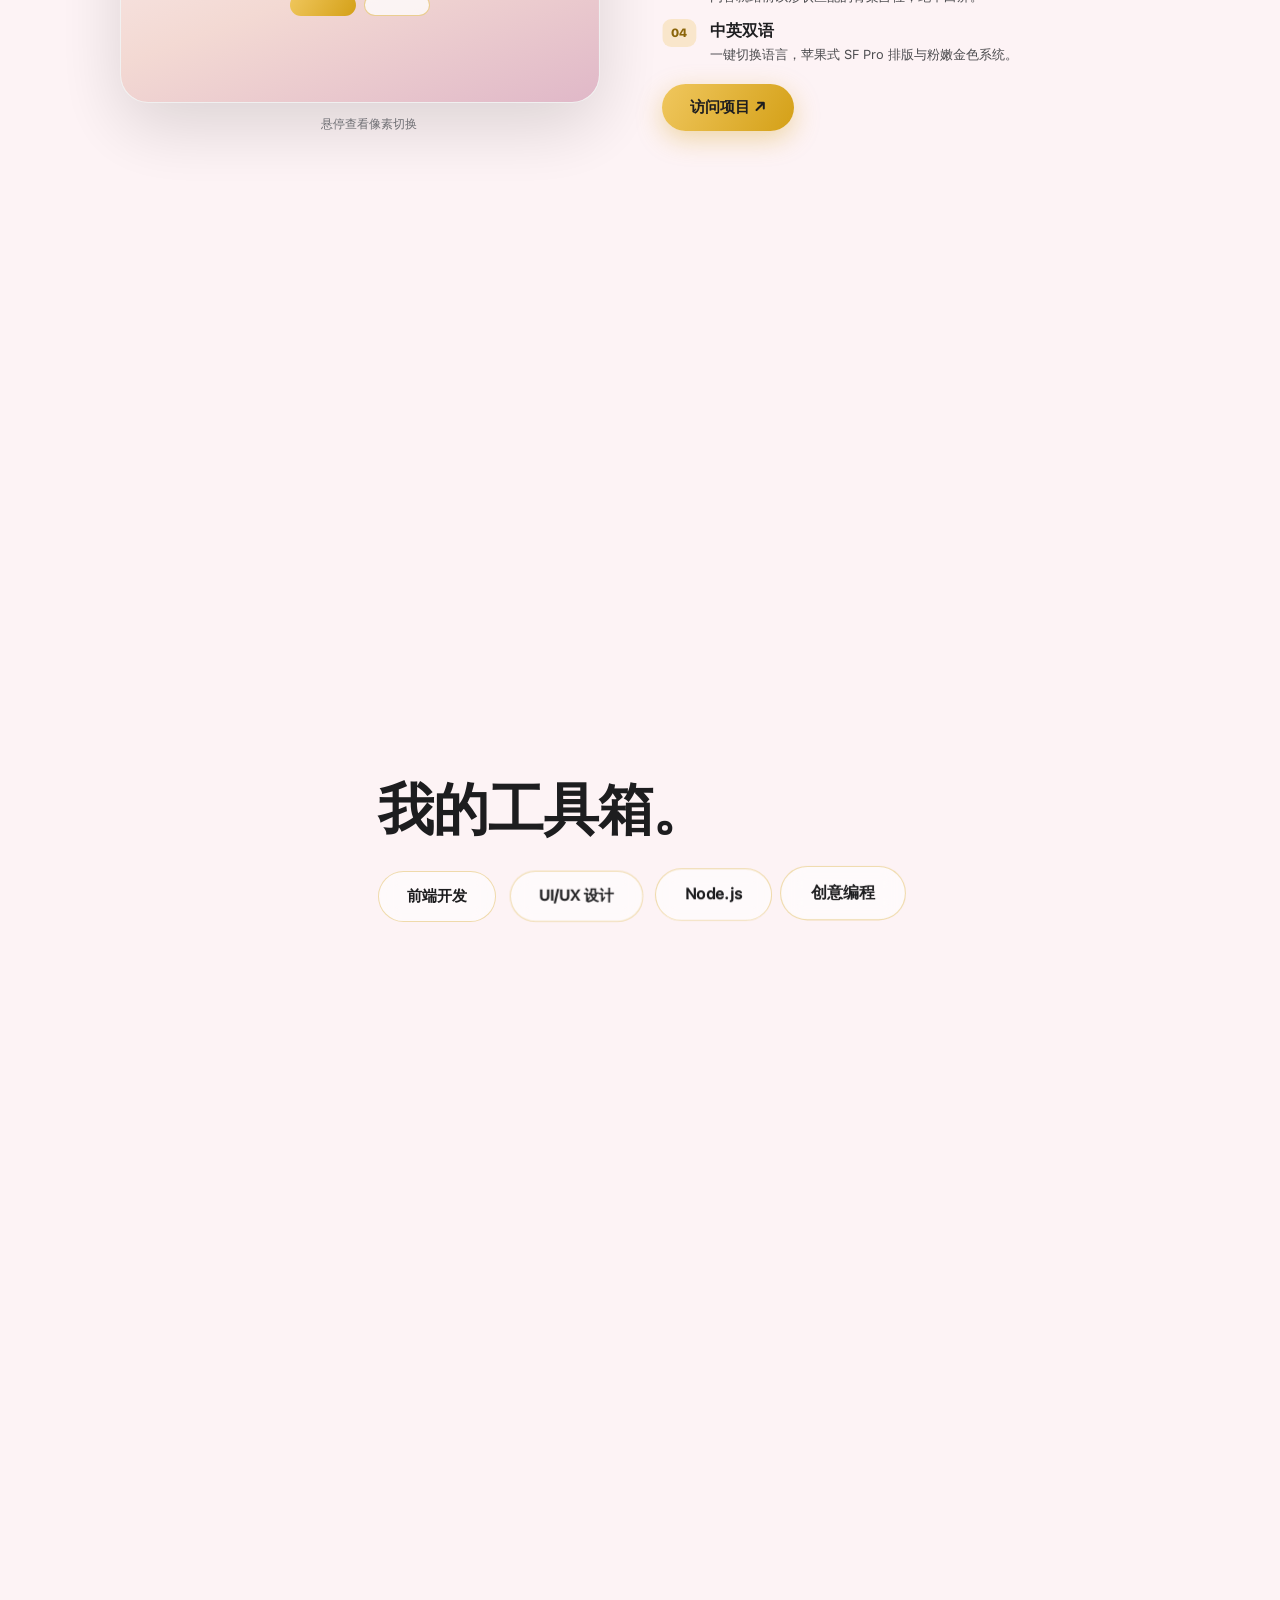
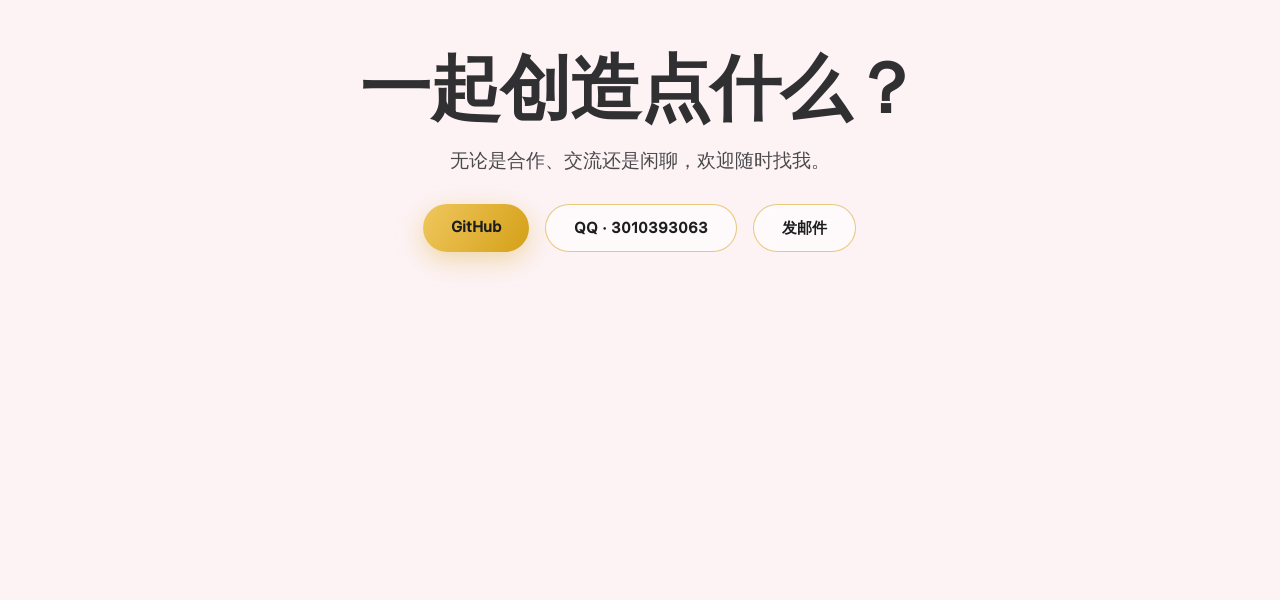
<file: mobile/index.html>
<!DOCTYPE html>
<html lang="zh-CN" class="no-js">
<head>
  <meta charset="UTF-8">
  <meta name="viewport" content="width=device-width, initial-scale=1.0">
  <title>huinavigate — 手机版</title>
  <meta name="description" content="huinavigate — 探索、构建、创造。1Charizard 的个人主页。">
  <link rel="icon" href="data:image/svg+xml,%3Csvg xmlns='http://www.w3.org/2000/svg' viewBox='0 0 64 64'%3E%3Cdefs%3E%3ClinearGradient id='g' x1='0' y1='0' x2='1' y2='1'%3E%3Cstop offset='0' stop-color='%23f0c75e'/%3E%3Cstop offset='1' stop-color='%23e0b8c8'/%3E%3C/linearGradient%3E%3C/defs%3E%3Crect width='64' height='64' rx='15' fill='url(%23g)'/%3E%3Ctext x='32' y='45' font-family='-apple-system,Segoe UI,sans-serif' font-size='34' font-weight='700' text-anchor='middle' fill='%231d1d1f'%3Eh%3C/text%3E%3C/svg%3E">
  <link rel="stylesheet" href="../styles.css">
  <script>
    /* 刷新置顶:在 body 加载前禁用浏览器滚动位置恢复 */
    if ('scrollRestoration' in window.history) window.history.scrollRestoration = 'manual';
  </script>
  <noscript><style>.no-js #intro{display:none!important}.no-js .hero-title,.no-js .hero-sub,.no-js .hero-links,.no-js .hero-scroll,.no-js .reveal{opacity:1!important;transform:none!important}.no-js .nav{opacity:1!important;transform:none!important}
  /* ===== 手机专属:单栏 + 触控友好 ===== */
  /* 手机端与其他端一致:底部小白条抽屉(共享 styles.css),无 tab 栏 */
  body[data-device="mobile"] .contact { padding-bottom: 120px; }
</style></noscript>
</head>
<body data-device="mobile" data-touch="true">

  <!-- 设备检测(最先加载,写 body[data-device]) -->
  <script src="../device.js"></script>

  <!-- 全屏粉嫩水晶渐变背景 -->
  <div class="bg-scene" aria-hidden="true"></div>

    <!-- Dark Veil 全屏暗纱背景(WebGL 粉金流动纱幕) -->
    <div id="darkVeil" aria-hidden="true"></div>

    <!-- Gradual Blur 顶部渐晕(导航下方向下淡出的毛玻璃过渡) -->
    <div id="gradualBlur" aria-hidden="true"></div>

  <!-- 3D / 粒子特效层 -->
  <div id="fx" aria-hidden="true"></div>

  <!-- 桌面光标 -->
  <div id="cursorDot" class="cursor-dot" aria-hidden="true"></div>
  <div id="cursorRing" class="cursor-ring" aria-hidden="true"></div>

  <!-- 像素开场序幕:加载完成后 center 扩散揭示 hero -->
  <div id="intro" aria-hidden="false">
    <div class="ps-layer ps-layer-a" data-visible="true">
      <div class="intro-content">
        <span class="intro-brand">huinavigate</span>
        <span class="intro-tag" data-i18n="hero.sub">探索、构建、创造。</span>
      </div>
    </div>
    <div class="ps-layer ps-layer-b" data-visible="false" aria-hidden="true">
      <div class="intro-hero">
        <h1 class="hero-title gradient-hero intro-hero-title">huinavigate</h1>
        <p class="hero-sub intro-hero-sub" data-i18n="hero.sub">探索、构建、创造。</p>
        <div class="hero-links intro-hero-links">
          <a class="link-arrow" href="#about" data-i18n="hero.learn">了解更多 <span class="arrow">›</span></a>
          <a class="btn btn-primary" href="#contact" data-i18n="hero.cta">开始探索</a>
        </div>
      </div>
    </div>
  </div>

  <!-- 导航(苹果式毛玻璃) -->
  <header class="nav" id="nav">
    <nav class="nav-inner">
      <a class="nav-logo" href="#hero" data-magnetic>huinavigate</a>
      <div class="nav-links">
        <a href="../" class="nav-switch">切换设备</a>
        <a href="#about" data-i18n="nav.about">关于</a>
        <a href="#works" data-i18n="nav.works">作品</a>
        <a href="#showcase" data-i18n="nav.showcase">介绍</a>
        <a href="#skills" data-i18n="nav.skills">技能</a>
        <a href="#contact" data-i18n="nav.contact">联系</a>
      </div>
      <button class="lang-toggle" id="langToggle" aria-label="切换语言" data-magnetic>EN</button>
    </nav>
  </header>


  <!-- 左侧玻璃上下切换按钮 -->
  <aside class="side-nav-glass" id="sideNavGlass" aria-label="上下切换板块">
    <button class="snv-btn" data-snv="prev" aria-label="上一板块">
      <svg viewBox="0 0 24 24" aria-hidden="true"><path d="M6 15l6-6 6 6" fill="none" stroke="currentColor" stroke-width="2.2" stroke-linecap="round" stroke-linejoin="round"/></svg>
    </button>
    <button class="snv-btn" data-snv="next" aria-label="下一板块">
      <svg viewBox="0 0 24 24" aria-hidden="true"><path d="M6 9l6 6 6-6" fill="none" stroke="currentColor" stroke-width="2.2" stroke-linecap="round" stroke-linejoin="round"/></svg>
    </button>
  </aside>

  <main id="content" class="content">

    <!-- ============ HERO(沉浸式开场) ============ -->
    <section class="hero" id="hero" data-section="hero">
      <div class="hero-inner">
        <h1 class="hero-title gradient-hero" id="heroTitle">huinavigate</h1>
        <p class="hero-sub" data-i18n="hero.sub">探索、构建、创造。</p>
        <div class="hero-links">
          <a class="link-arrow" href="#about" data-i18n="hero.learn" data-magnetic>了解更多 <span class="arrow">›</span></a>
          <a class="btn btn-primary" href="#contact" data-i18n="hero.cta" data-magnetic>开始探索</a>
        </div>
      </div>
      <div class="hero-scroll" aria-hidden="true"><span></span></div>
    </section>

    <!-- ============ ABOUT(不对称双栏) ============ -->
    <section class="section about" id="about" data-section="about">
      <div class="section-inner about-inner">
        <div class="about-visual glow-card reveal" data-glow aria-hidden="true">
          <span class="edge-light"></span>
          <svg viewBox="0 0 160 160" role="img" aria-label="crystal">
            <defs>
              <linearGradient id="crystalGrad" x1="0" y1="0" x2="1" y2="1">
                <stop offset="0" stop-color="#f0c75e"/>
                <stop offset="0.5" stop-color="#f3d9d3"/>
                <stop offset="1" stop-color="#e0b8c8"/>
              </linearGradient>
            </defs>
            <path d="M80 16 L136 80 L80 144 L24 80 Z" fill="url(#crystalGrad)" opacity="0.9"/>
            <path d="M80 16 L80 144 M24 80 L136 80" stroke="rgba(29,29,31,0.18)" stroke-width="1.5"/>
            <path d="M80 16 L136 80 L80 144 L24 80 Z" fill="none" stroke="rgba(255,255,255,0.6)" stroke-width="2"/>
          </svg>
        </div>
        <div class="about-copy">
          <h2 class="section-title reveal" data-i18n="about.title"><span class="section-kicker">ABOUT</span>把好奇心，变成作品。</h2>
          <p class="section-sub reveal" data-i18n="about.sub">我是一名创造者，相信设计与工程结合，能把想法打磨成可用的作品。</p>
          <a class="link-arrow reveal" href="#works" data-i18n="about.learn" data-magnetic>了解更多 <span class="arrow">›</span></a>
        </div>
      </div>
    </section>

    <!-- ============ WORKS(CardSwap 弹性卡片堆叠) ============ -->
    <section class="section works" id="works" data-section="works">
      <div class="section-inner">
        <h2 class="section-title reveal" data-i18n="works.title"><span class="section-kicker">WORKS</span>正在创造的东西。</h2>
        <div class="works-swap" id="worksSwap" data-cards>
          <a class="swap-card sc1" href="https://github.com/1Charizard/huinavigate" target="_blank" rel="noopener" data-card>
            <span class="sc-index" aria-hidden="true">01</span>
            <span class="sc-title" data-i18n="works.c1t">huinavigate</span>
            <span class="sc-desc" data-i18n="works.c1d">个人主页 —— 探索设计与交互的边界。</span>
            <span class="sc-link" data-i18n="works.c1l">查看项目 <span class="arrow">↗</span></span>
          </a>
          <a class="swap-card sc2" href="https://github.com/1Charizard" target="_blank" rel="noopener" data-card>
            <span class="sc-index" aria-hidden="true">02</span>
            <span class="sc-title" data-i18n="works.c2t">下一个项目</span>
            <span class="sc-desc" data-i18n="works.c2d">正在酝酿中 —— 敬请期待。</span>
            <span class="sc-link" data-i18n="works.c2l">关注更新 <span class="arrow">↗</span></span>
          </a>
          <a class="swap-card sc3" href="https://github.com/1Charizard" target="_blank" rel="noopener" data-card>
            <span class="sc-index" aria-hidden="true">03</span>
            <span class="sc-title" data-i18n="works.c3t">GitHub</span>
            <span class="sc-desc" data-i18n="works.c3d">我的开源主页与全部仓库。</span>
            <span class="sc-link" data-i18n="works.c3l">访问 GitHub <span class="arrow">↗</span></span>
          </a>
        </div>
        <div class="works-skeleton" id="worksSkeleton" aria-hidden="true">
          <div class="sk-block"></div>
        </div>
      </div>
    </section>

    <!-- ============ SHOWCASE(产品介绍:浏览器 mockup + 特性) ============ -->
    <section class="section showcase" id="showcase" data-section="showcase">
      <div class="section-inner showcase-inner">
        <div class="showcase-media reveal">
          <div class="mock-frame">
            <div class="mock-bar" aria-hidden="true">
              <i></i><i></i><i></i>
              <span></span>
            </div>
            <div class="ps-mockup" id="mockup">
              <div class="ps-layer" data-visible="true">
                <div class="mock-view mv-home" aria-hidden="true">
                  <div class="mv-hero">
                    <div class="mv-brand">huinavigate</div>
                    <div class="mv-sub"></div>
                    <div class="mv-btns"><span></span><span></span></div>
                  </div>
                </div>
              </div>
              <div class="ps-layer" data-visible="false" aria-hidden="true">
                <div class="mock-view mv-works" aria-hidden="true">
                  <div class="mv-card"></div>
                  <div class="mv-card"></div>
                </div>
              </div>
            </div>
          </div>
          <p class="mock-hint" data-i18n="showcase.hint">悬停查看像素切换</p>
        </div>
        <div class="showcase-copy">
          <h2 class="section-title reveal" data-i18n="showcase.title"><span class="section-kicker">SHOWCASE</span>这个主页本身就是作品。</h2>
          <ul class="feats">
            <li class="feat reveal">
              <span class="feat-num" aria-hidden="true">01</span>
              <div class="feat-copy">
                <h3 data-i18n="showcase.d1t">像素马赛克开场</h3>
                <p data-i18n="showcase.d1d">加载完成即触发 PixelSwap 中心扩散揭幕，每一像素都是一扇通往内容的窗口。</p>
              </div>
            </li>
            <li class="feat reveal">
              <span class="feat-num" aria-hidden="true">02</span>
              <div class="feat-copy">
                <h3 data-i18n="showcase.d2t">3D 粒子背景</h3>
                <p data-i18n="showcase.d2d">轻量 Three.js 粒子层，随光标与滚动响应，移动端自动降级。</p>
              </div>
            </li>
            <li class="feat reveal">
              <span class="feat-num" aria-hidden="true">03</span>
              <div class="feat-copy">
                <h3 data-i18n="showcase.d3t">骨架屏加载</h3>
                <p data-i18n="showcase.d3d">内容就绪前以形状匹配的骨架占位，绝不白屏。</p>
              </div>
            </li>
            <li class="feat reveal">
              <span class="feat-num" aria-hidden="true">04</span>
              <div class="feat-copy">
                <h3 data-i18n="showcase.d4t">中英双语</h3>
                <p data-i18n="showcase.d4d">一键切换语言，苹果式 SF Pro 排版与粉嫩金色系统。</p>
              </div>
            </li>
          </ul>
          <a class="btn btn-primary reveal" href="https://github.com/1Charizard/huinavigate" target="_blank" rel="noopener" data-magnetic>
            <span data-i18n="showcase.cta">访问项目</span> <span class="arrow" aria-hidden="true">↗</span>
          </a>
        </div>
      </div>
    </section>

    <!-- ============ SKILLS(弹性 chips) ============ -->
    <section class="section skills" id="skills" data-section="skills">
      <div class="section-inner">
        <h2 class="section-title reveal" data-i18n="skills.title"><span class="section-kicker">SKILLS</span>我的工具箱。</h2>
        <div class="chips">
          <span class="chip" data-i18n="skills.s1" data-magnetic>前端开发</span>
          <span class="chip" data-i18n="skills.s2" data-magnetic>UI/UX 设计</span>
          <span class="chip" data-i18n="skills.s3" data-magnetic>Node.js</span>
          <span class="chip" data-i18n="skills.s4" data-magnetic>创意编程</span>
        </div>
      </div>
    </section>

    <!-- ============ CONTACT(全屏收尾) ============ -->
    <section class="section contact" id="contact" data-section="contact">
      <div class="section-inner">
        <h2 class="section-title reveal" data-i18n="contact.title"><span class="section-kicker">CONTACT</span>一起创造点什么？</h2>
        <p class="section-sub reveal" data-i18n="contact.sub">无论是合作、交流还是闲聊，欢迎随时找我。</p>
        <div class="contact-links reveal">
          <a class="btn btn-primary" href="https://github.com/1Charizard" target="_blank" rel="noopener" data-magnetic>GitHub</a>
          <a class="btn btn-ghost" href="https://qm.qq.com/q/pI1T8DPAJO" target="_blank" rel="noopener" data-magnetic>QQ · 3010393063</a>
          <a class="btn btn-ghost" href="mailto:1Charizard@users.noreply.github.com" data-i18n="contact.email" data-magnetic>发邮件</a>
        </div>
      </div>
    </section>

  </main>

  <!-- ============ 底部抽屉(小白条把手 + 丝滑上滑的页脚导航) ============ -->
  <footer class="footer footer-sheet" id="footerSheet">
    <button class="sheet-handle" id="sheetHandle" aria-label="展开页脚导航">
      <span class="sheet-handle-bar"></span>
    </button>
    <div class="footer-inner">
      <div class="footer-cols">
        <div class="footer-col">
          <h4 data-i18n="footer.nav">导航</h4>
          <a href="#about" data-sheet-link data-i18n="nav.about">关于</a>
          <a href="#works" data-sheet-link data-i18n="nav.works">作品</a>
          <a href="#showcase" data-sheet-link data-i18n="nav.showcase">介绍</a>
          <a href="#skills" data-sheet-link data-i18n="nav.skills">技能</a>
          <a href="#contact" data-sheet-link data-i18n="nav.contact">联系</a>
        </div>
        <div class="footer-col">
          <h4 data-i18n="footer.links">链接</h4>
          <a href="../" data-sheet-link>切换设备版本</a>
          <a href="https://github.com/1Charizard" target="_blank" rel="noopener">GitHub</a>
          <a href="mailto:1Charizard@users.noreply.github.com" data-i18n="footer.email">邮箱</a>
        </div>
      </div>
      <div class="footer-bottom">
        <p>© <span id="year"></span> huinavigate · 1Charizard</p>
        <p><a href="#hero" data-sheet-link>↑ 回到顶部</a></p>
      </div>
    </div>
  </footer>

  <!-- GSAP(UMD,渐变背景与滚动编舞) -->
  <script src="../vendor/gsap.js"></script>
  <script src="../vendor/ScrollTrigger.js"></script>
  <!-- 背景渐变与滚动编舞 -->
  <script src="../scene.js"></script>
    <!-- Dark Veil 全屏暗纱(WebGL 粉金流动,失败静默) -->
    <script src="../dark-veil.js"></script>
    <!-- Gradual Blur 顶部渐晕(导航下方毛玻璃过渡) -->
    <script src="../gradual-blur.js"></script>
  <!-- 3D 粒子(ESM,可降级) -->
  <script type="module" src="../three-scene.js"></script>
  <!-- PixelSwap 像素过渡(零依赖) -->
  <script src="../pixel-swap.js"></script>
    <!-- Scroll Expand 开场(零依赖,粉金媒体窗口展开揭幕) -->
    <script src="../scroll-expand-open.js"></script>
  <!-- 界面逻辑(开场/光标/磁吸/ripple/i18n/骨架) -->
  <script src="../main.js"></script>
</body>
</html>
</file>
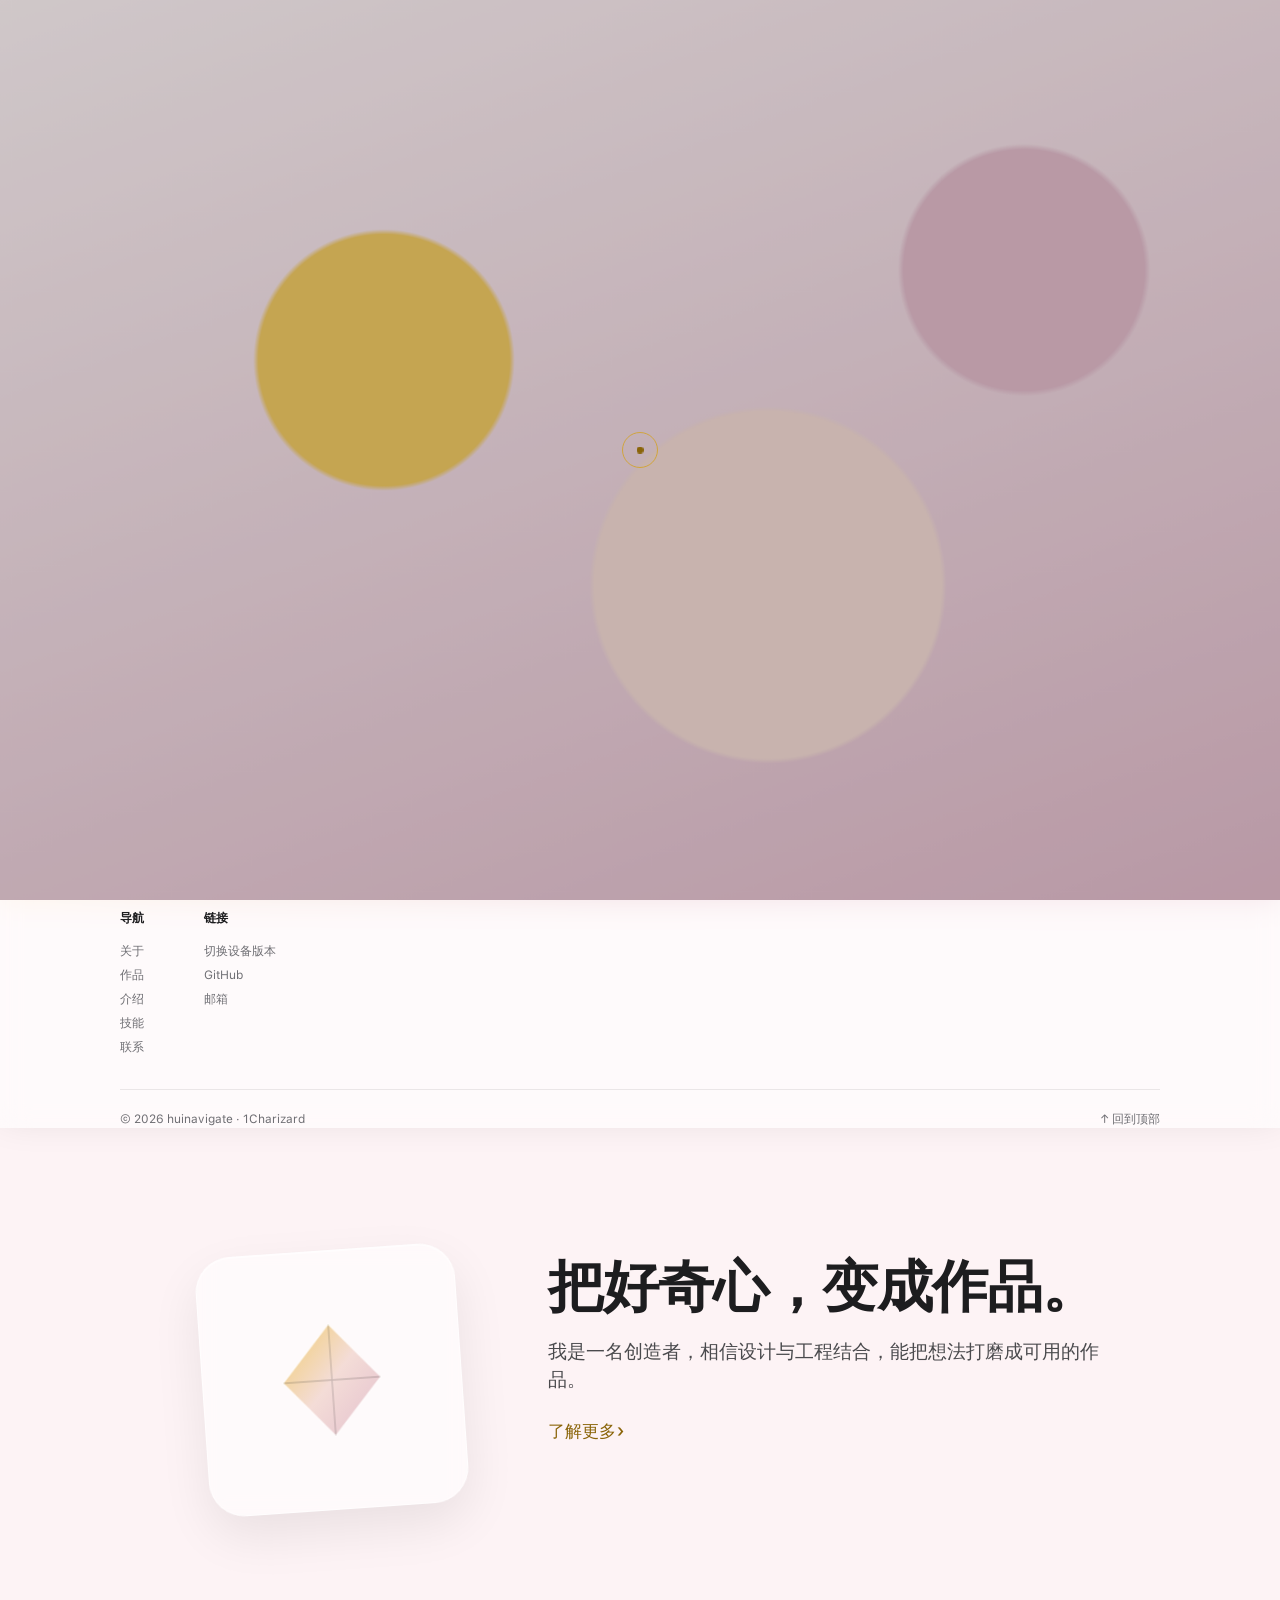
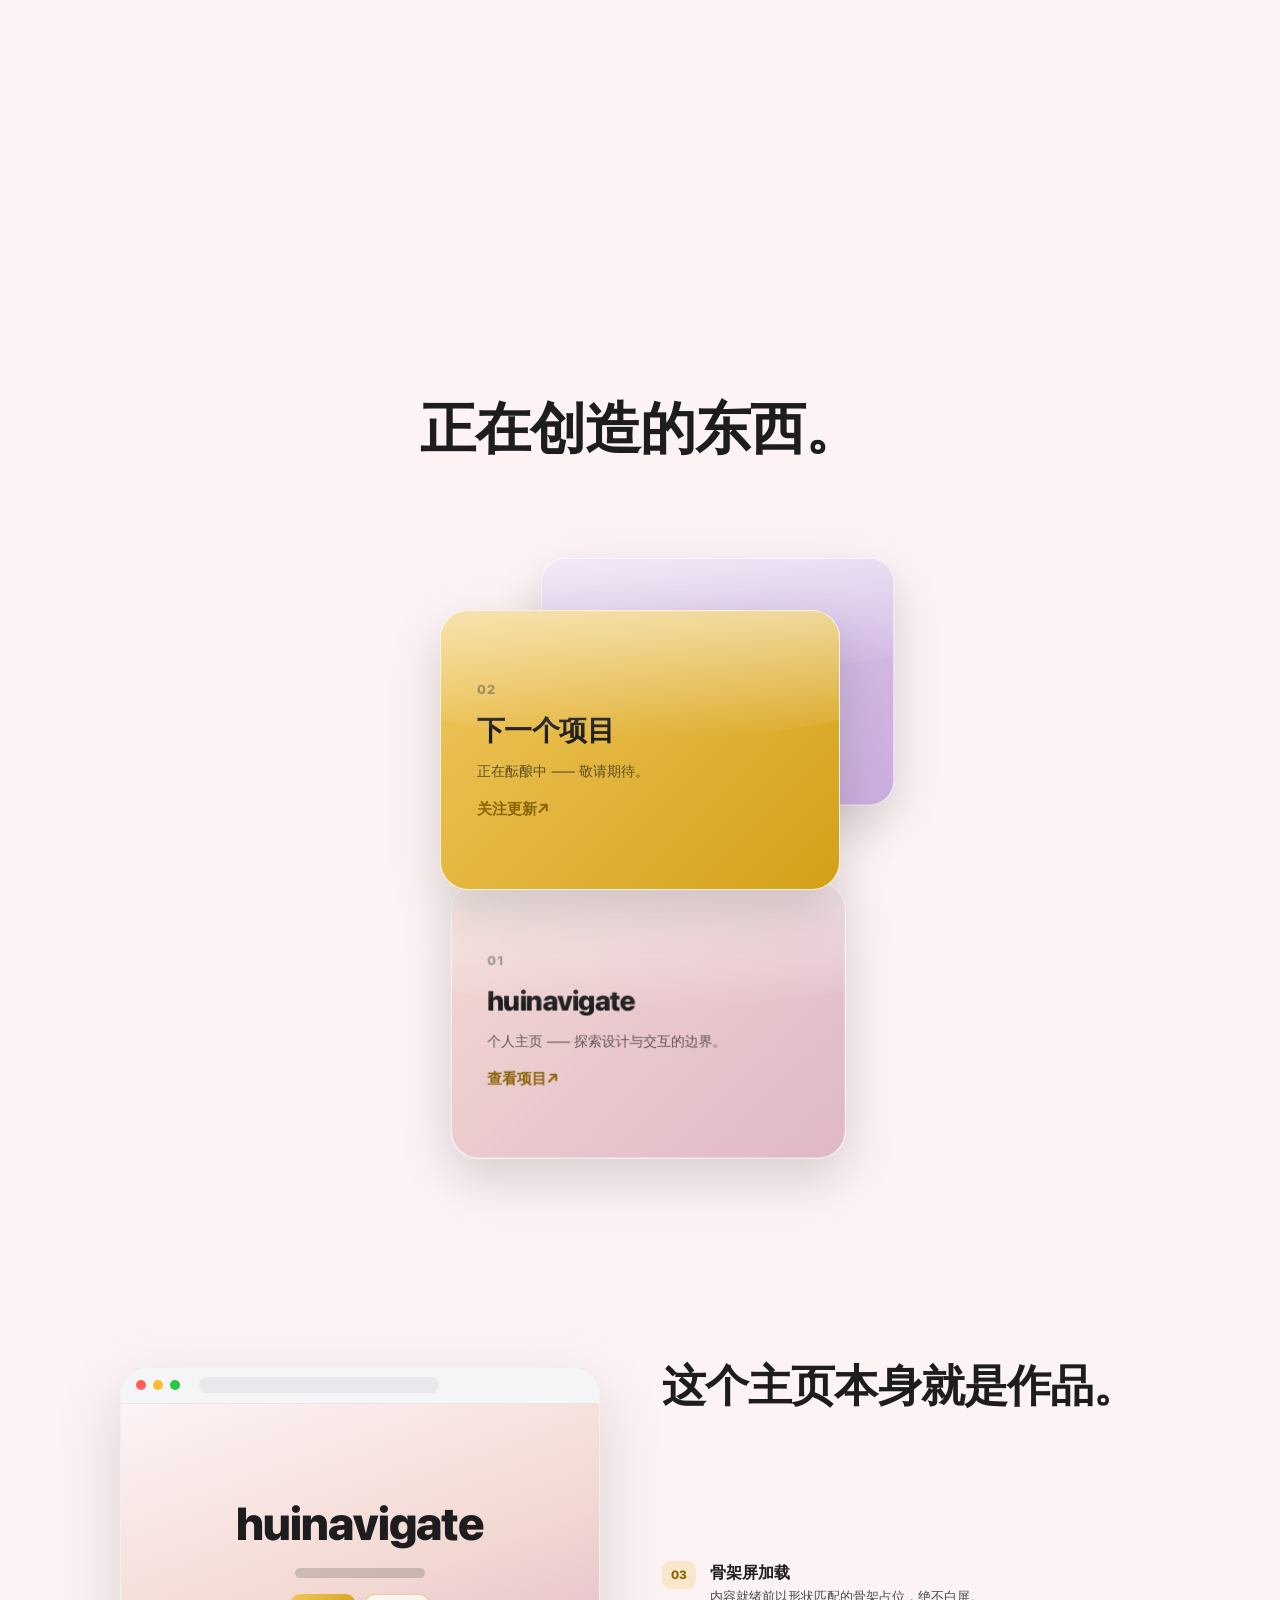
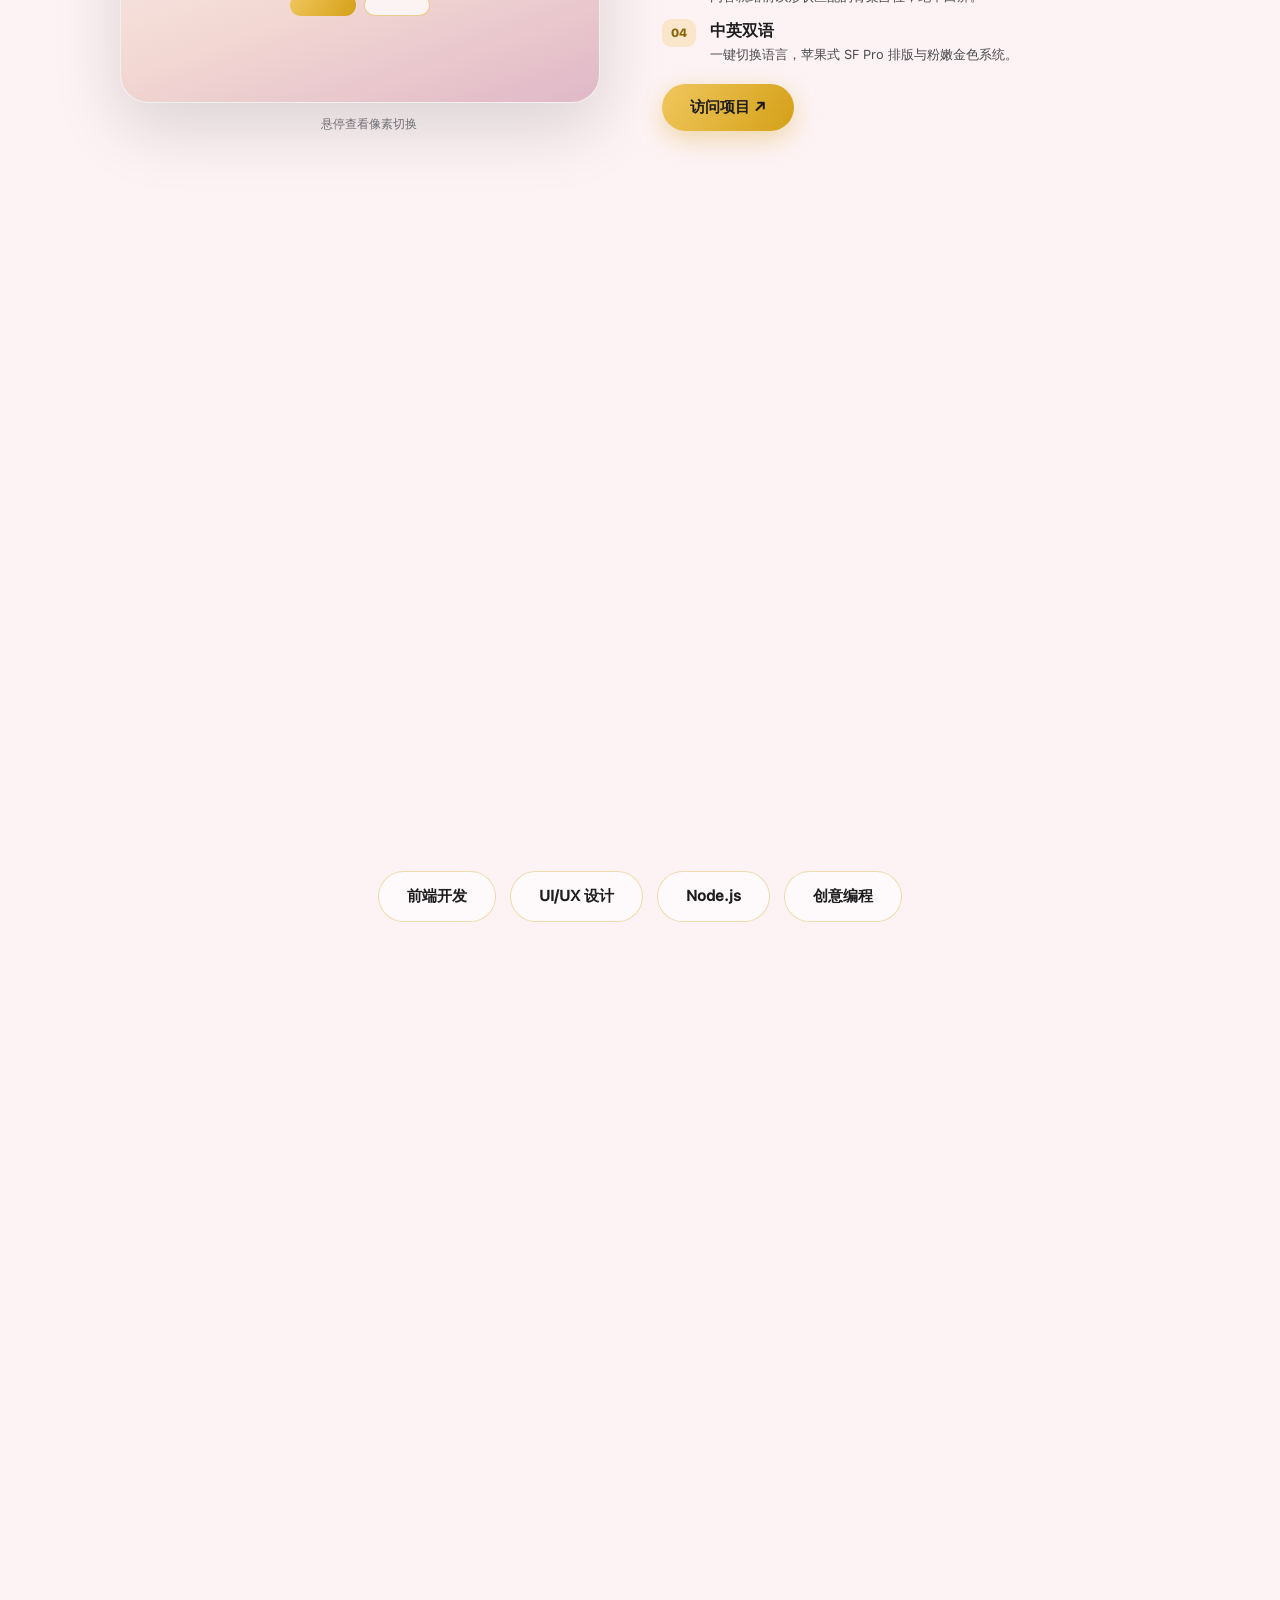
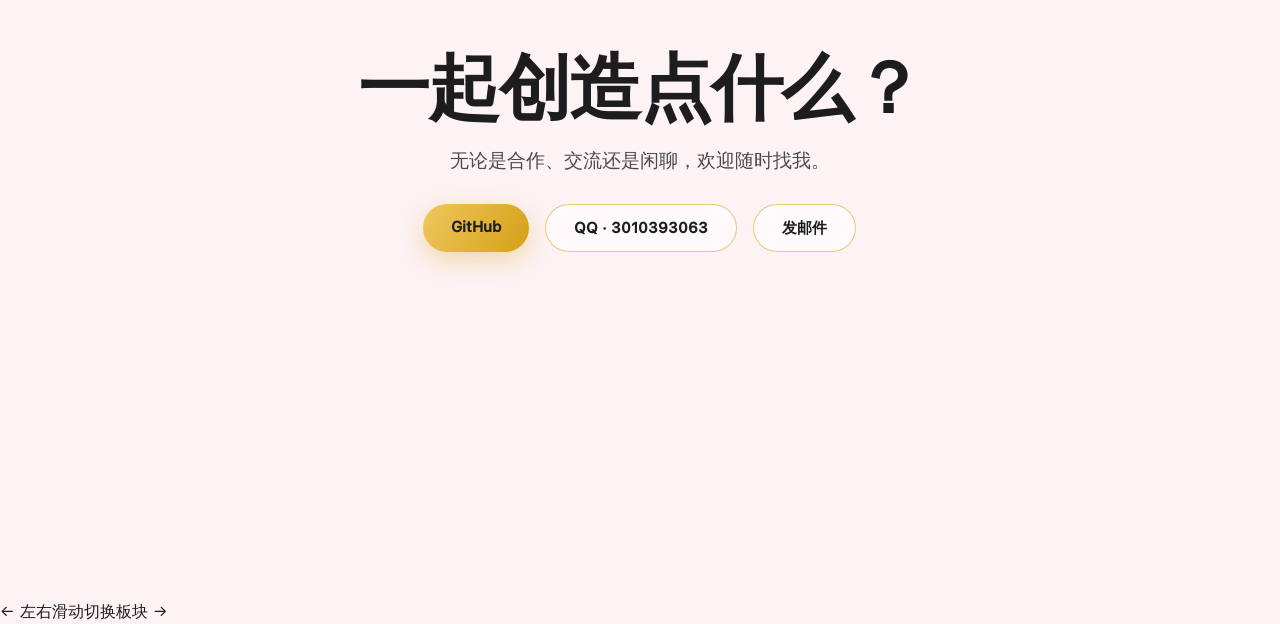
<file: tablet/index.html>
<!DOCTYPE html>
<html lang="zh-CN" class="no-js">
<head>
  <meta charset="UTF-8">
  <meta name="viewport" content="width=device-width, initial-scale=1.0">
  <title>huinavigate — 平板版</title>
  <meta name="description" content="huinavigate — 探索、构建、创造。1Charizard 的个人主页。">
  <link rel="icon" href="data:image/svg+xml,%3Csvg xmlns='http://www.w3.org/2000/svg' viewBox='0 0 64 64'%3E%3Cdefs%3E%3ClinearGradient id='g' x1='0' y1='0' x2='1' y2='1'%3E%3Cstop offset='0' stop-color='%23f0c75e'/%3E%3Cstop offset='1' stop-color='%23e0b8c8'/%3E%3C/linearGradient%3E%3C/defs%3E%3Crect width='64' height='64' rx='15' fill='url(%23g)'/%3E%3Ctext x='32' y='45' font-family='-apple-system,Segoe UI,sans-serif' font-size='34' font-weight='700' text-anchor='middle' fill='%231d1d1f'%3Eh%3C/text%3E%3C/svg%3E">
  <link rel="stylesheet" href="../styles.css">
  <script>
    /* 刷新置顶:在 body 加载前禁用浏览器滚动位置恢复 */
    if ('scrollRestoration' in window.history) window.history.scrollRestoration = 'manual';
  </script>
  <noscript><style>.no-js #intro{display:none!important}.no-js .hero-title,.no-js .hero-sub,.no-js .hero-links,.no-js .hero-scroll,.no-js .reveal{opacity:1!important;transform:none!important}.no-js .nav{opacity:1!important;transform:none!important}
  /* ===== 平板专属:触屏大按钮 + 滑动切换 + 大触控区 ===== */
  .snv-btn { width: 44px; height: 44px; }
  .snv-btn svg { width: 22px; height: 22px; }
  .choice-swipe-hint {
    position: fixed; bottom: 90px; left: 50%; transform: translateX(-50%);
    background: rgba(255,255,255,0.7); -webkit-backdrop-filter: blur(10px); backdrop-filter: blur(10px);
    border: 1px solid rgba(255,255,255,0.6); border-radius: 20px;
    padding: 8px 18px; font-size: 13px; color: #6e6e73; z-index: 2000;
    pointer-events: none; opacity: 0; transition: opacity 0.4s ease;
  }
  .choice-swipe-hint.show { opacity: 1; }
  .side-nav-glass { left: 16px; padding: 10px 8px; gap: 12px; }
</style></noscript>
</head>
<body data-device="tablet" data-touch="true">

  <!-- 设备检测(最先加载,写 body[data-device]) -->
  <script src="../device.js"></script>

  <!-- 全屏粉嫩水晶渐变背景 -->
  <div class="bg-scene" aria-hidden="true"></div>

    <!-- Dark Veil 全屏暗纱背景(WebGL 粉金流动纱幕) -->
    <div id="darkVeil" aria-hidden="true"></div>

    <!-- Gradual Blur 顶部渐晕(导航下方向下淡出的毛玻璃过渡) -->
    <div id="gradualBlur" aria-hidden="true"></div>

  <!-- 3D / 粒子特效层 -->
  <div id="fx" aria-hidden="true"></div>

  <!-- 桌面光标 -->
  <div id="cursorDot" class="cursor-dot" aria-hidden="true"></div>
  <div id="cursorRing" class="cursor-ring" aria-hidden="true"></div>

  <!-- 像素开场序幕:加载完成后 center 扩散揭示 hero -->
  <div id="intro" aria-hidden="false">
    <div class="ps-layer ps-layer-a" data-visible="true">
      <div class="intro-content">
        <span class="intro-brand">huinavigate</span>
        <span class="intro-tag" data-i18n="hero.sub">探索、构建、创造。</span>
      </div>
    </div>
    <div class="ps-layer ps-layer-b" data-visible="false" aria-hidden="true">
      <div class="intro-hero">
        <h1 class="hero-title gradient-hero intro-hero-title">huinavigate</h1>
        <p class="hero-sub intro-hero-sub" data-i18n="hero.sub">探索、构建、创造。</p>
        <div class="hero-links intro-hero-links">
          <a class="link-arrow" href="#about" data-i18n="hero.learn">了解更多 <span class="arrow">›</span></a>
          <a class="btn btn-primary" href="#contact" data-i18n="hero.cta">开始探索</a>
        </div>
      </div>
    </div>
  </div>

  <!-- 导航(苹果式毛玻璃) -->
  <header class="nav" id="nav">
    <nav class="nav-inner">
      <a class="nav-logo" href="#hero" data-magnetic>huinavigate</a>
      <div class="nav-links">
        <a href="../" class="nav-switch">切换设备</a>
        <a href="#about" data-i18n="nav.about">关于</a>
        <a href="#works" data-i18n="nav.works">作品</a>
        <a href="#showcase" data-i18n="nav.showcase">介绍</a>
        <a href="#skills" data-i18n="nav.skills">技能</a>
        <a href="#contact" data-i18n="nav.contact">联系</a>
      </div>
      <button class="lang-toggle" id="langToggle" aria-label="切换语言" data-magnetic>EN</button>
    </nav>
  </header>


  <!-- 左侧玻璃上下切换按钮 -->
  <aside class="side-nav-glass" id="sideNavGlass" aria-label="上下切换板块">
    <button class="snv-btn" data-snv="prev" aria-label="上一板块">
      <svg viewBox="0 0 24 24" aria-hidden="true"><path d="M6 15l6-6 6 6" fill="none" stroke="currentColor" stroke-width="2.2" stroke-linecap="round" stroke-linejoin="round"/></svg>
    </button>
    <button class="snv-btn" data-snv="next" aria-label="下一板块">
      <svg viewBox="0 0 24 24" aria-hidden="true"><path d="M6 9l6 6 6-6" fill="none" stroke="currentColor" stroke-width="2.2" stroke-linecap="round" stroke-linejoin="round"/></svg>
    </button>
  </aside>

  <main id="content" class="content">

    <!-- ============ HERO(沉浸式开场) ============ -->
    <section class="hero" id="hero" data-section="hero">
      <div class="hero-inner">
        <h1 class="hero-title gradient-hero" id="heroTitle">huinavigate</h1>
        <p class="hero-sub" data-i18n="hero.sub">探索、构建、创造。</p>
        <div class="hero-links">
          <a class="link-arrow" href="#about" data-i18n="hero.learn" data-magnetic>了解更多 <span class="arrow">›</span></a>
          <a class="btn btn-primary" href="#contact" data-i18n="hero.cta" data-magnetic>开始探索</a>
        </div>
      </div>
      <div class="hero-scroll" aria-hidden="true"><span></span></div>
    </section>

    <!-- ============ ABOUT(不对称双栏) ============ -->
    <section class="section about" id="about" data-section="about">
      <div class="section-inner about-inner">
        <div class="about-visual glow-card reveal" data-glow aria-hidden="true">
          <span class="edge-light"></span>
          <svg viewBox="0 0 160 160" role="img" aria-label="crystal">
            <defs>
              <linearGradient id="crystalGrad" x1="0" y1="0" x2="1" y2="1">
                <stop offset="0" stop-color="#f0c75e"/>
                <stop offset="0.5" stop-color="#f3d9d3"/>
                <stop offset="1" stop-color="#e0b8c8"/>
              </linearGradient>
            </defs>
            <path d="M80 16 L136 80 L80 144 L24 80 Z" fill="url(#crystalGrad)" opacity="0.9"/>
            <path d="M80 16 L80 144 M24 80 L136 80" stroke="rgba(29,29,31,0.18)" stroke-width="1.5"/>
            <path d="M80 16 L136 80 L80 144 L24 80 Z" fill="none" stroke="rgba(255,255,255,0.6)" stroke-width="2"/>
          </svg>
        </div>
        <div class="about-copy">
          <h2 class="section-title reveal" data-i18n="about.title"><span class="section-kicker">ABOUT</span>把好奇心，变成作品。</h2>
          <p class="section-sub reveal" data-i18n="about.sub">我是一名创造者，相信设计与工程结合，能把想法打磨成可用的作品。</p>
          <a class="link-arrow reveal" href="#works" data-i18n="about.learn" data-magnetic>了解更多 <span class="arrow">›</span></a>
        </div>
      </div>
    </section>

    <!-- ============ WORKS(CardSwap 弹性卡片堆叠) ============ -->
    <section class="section works" id="works" data-section="works">
      <div class="section-inner">
        <h2 class="section-title reveal" data-i18n="works.title"><span class="section-kicker">WORKS</span>正在创造的东西。</h2>
        <div class="works-swap" id="worksSwap" data-cards>
          <a class="swap-card sc1" href="https://github.com/1Charizard/huinavigate" target="_blank" rel="noopener" data-card>
            <span class="sc-index" aria-hidden="true">01</span>
            <span class="sc-title" data-i18n="works.c1t">huinavigate</span>
            <span class="sc-desc" data-i18n="works.c1d">个人主页 —— 探索设计与交互的边界。</span>
            <span class="sc-link" data-i18n="works.c1l">查看项目 <span class="arrow">↗</span></span>
          </a>
          <a class="swap-card sc2" href="https://github.com/1Charizard" target="_blank" rel="noopener" data-card>
            <span class="sc-index" aria-hidden="true">02</span>
            <span class="sc-title" data-i18n="works.c2t">下一个项目</span>
            <span class="sc-desc" data-i18n="works.c2d">正在酝酿中 —— 敬请期待。</span>
            <span class="sc-link" data-i18n="works.c2l">关注更新 <span class="arrow">↗</span></span>
          </a>
          <a class="swap-card sc3" href="https://github.com/1Charizard" target="_blank" rel="noopener" data-card>
            <span class="sc-index" aria-hidden="true">03</span>
            <span class="sc-title" data-i18n="works.c3t">GitHub</span>
            <span class="sc-desc" data-i18n="works.c3d">我的开源主页与全部仓库。</span>
            <span class="sc-link" data-i18n="works.c3l">访问 GitHub <span class="arrow">↗</span></span>
          </a>
        </div>
        <div class="works-skeleton" id="worksSkeleton" aria-hidden="true">
          <div class="sk-block"></div>
        </div>
      </div>
    </section>

    <!-- ============ SHOWCASE(产品介绍:浏览器 mockup + 特性) ============ -->
    <section class="section showcase" id="showcase" data-section="showcase">
      <div class="section-inner showcase-inner">
        <div class="showcase-media reveal">
          <div class="mock-frame">
            <div class="mock-bar" aria-hidden="true">
              <i></i><i></i><i></i>
              <span></span>
            </div>
            <div class="ps-mockup" id="mockup">
              <div class="ps-layer" data-visible="true">
                <div class="mock-view mv-home" aria-hidden="true">
                  <div class="mv-hero">
                    <div class="mv-brand">huinavigate</div>
                    <div class="mv-sub"></div>
                    <div class="mv-btns"><span></span><span></span></div>
                  </div>
                </div>
              </div>
              <div class="ps-layer" data-visible="false" aria-hidden="true">
                <div class="mock-view mv-works" aria-hidden="true">
                  <div class="mv-card"></div>
                  <div class="mv-card"></div>
                </div>
              </div>
            </div>
          </div>
          <p class="mock-hint" data-i18n="showcase.hint">悬停查看像素切换</p>
        </div>
        <div class="showcase-copy">
          <h2 class="section-title reveal" data-i18n="showcase.title"><span class="section-kicker">SHOWCASE</span>这个主页本身就是作品。</h2>
          <ul class="feats">
            <li class="feat reveal">
              <span class="feat-num" aria-hidden="true">01</span>
              <div class="feat-copy">
                <h3 data-i18n="showcase.d1t">像素马赛克开场</h3>
                <p data-i18n="showcase.d1d">加载完成即触发 PixelSwap 中心扩散揭幕，每一像素都是一扇通往内容的窗口。</p>
              </div>
            </li>
            <li class="feat reveal">
              <span class="feat-num" aria-hidden="true">02</span>
              <div class="feat-copy">
                <h3 data-i18n="showcase.d2t">3D 粒子背景</h3>
                <p data-i18n="showcase.d2d">轻量 Three.js 粒子层，随光标与滚动响应，移动端自动降级。</p>
              </div>
            </li>
            <li class="feat reveal">
              <span class="feat-num" aria-hidden="true">03</span>
              <div class="feat-copy">
                <h3 data-i18n="showcase.d3t">骨架屏加载</h3>
                <p data-i18n="showcase.d3d">内容就绪前以形状匹配的骨架占位，绝不白屏。</p>
              </div>
            </li>
            <li class="feat reveal">
              <span class="feat-num" aria-hidden="true">04</span>
              <div class="feat-copy">
                <h3 data-i18n="showcase.d4t">中英双语</h3>
                <p data-i18n="showcase.d4d">一键切换语言，苹果式 SF Pro 排版与粉嫩金色系统。</p>
              </div>
            </li>
          </ul>
          <a class="btn btn-primary reveal" href="https://github.com/1Charizard/huinavigate" target="_blank" rel="noopener" data-magnetic>
            <span data-i18n="showcase.cta">访问项目</span> <span class="arrow" aria-hidden="true">↗</span>
          </a>
        </div>
      </div>
    </section>

    <!-- ============ SKILLS(弹性 chips) ============ -->
    <section class="section skills" id="skills" data-section="skills">
      <div class="section-inner">
        <h2 class="section-title reveal" data-i18n="skills.title"><span class="section-kicker">SKILLS</span>我的工具箱。</h2>
        <div class="chips">
          <span class="chip" data-i18n="skills.s1" data-magnetic>前端开发</span>
          <span class="chip" data-i18n="skills.s2" data-magnetic>UI/UX 设计</span>
          <span class="chip" data-i18n="skills.s3" data-magnetic>Node.js</span>
          <span class="chip" data-i18n="skills.s4" data-magnetic>创意编程</span>
        </div>
      </div>
    </section>

    <!-- ============ CONTACT(全屏收尾) ============ -->
    <section class="section contact" id="contact" data-section="contact">
      <div class="section-inner">
        <h2 class="section-title reveal" data-i18n="contact.title"><span class="section-kicker">CONTACT</span>一起创造点什么？</h2>
        <p class="section-sub reveal" data-i18n="contact.sub">无论是合作、交流还是闲聊，欢迎随时找我。</p>
        <div class="contact-links reveal">
          <a class="btn btn-primary" href="https://github.com/1Charizard" target="_blank" rel="noopener" data-magnetic>GitHub</a>
          <a class="btn btn-ghost" href="https://qm.qq.com/q/pI1T8DPAJO" target="_blank" rel="noopener" data-magnetic>QQ · 3010393063</a>
          <a class="btn btn-ghost" href="mailto:1Charizard@users.noreply.github.com" data-i18n="contact.email" data-magnetic>发邮件</a>
        </div>
      </div>
    </section>

  </main>

  <!-- ============ 底部抽屉(小白条把手 + 丝滑上滑的页脚导航) ============ -->
  <footer class="footer footer-sheet" id="footerSheet">
    <button class="sheet-handle" id="sheetHandle" aria-label="展开页脚导航">
      <span class="sheet-handle-bar"></span>
    </button>
    <div class="footer-inner">
      <div class="footer-cols">
        <div class="footer-col">
          <h4 data-i18n="footer.nav">导航</h4>
          <a href="#about" data-sheet-link data-i18n="nav.about">关于</a>
          <a href="#works" data-sheet-link data-i18n="nav.works">作品</a>
          <a href="#showcase" data-sheet-link data-i18n="nav.showcase">介绍</a>
          <a href="#skills" data-sheet-link data-i18n="nav.skills">技能</a>
          <a href="#contact" data-sheet-link data-i18n="nav.contact">联系</a>
        </div>
        <div class="footer-col">
          <h4 data-i18n="footer.links">链接</h4>
          <a href="../" data-sheet-link>切换设备版本</a>
          <a href="https://github.com/1Charizard" target="_blank" rel="noopener">GitHub</a>
          <a href="mailto:1Charizard@users.noreply.github.com" data-i18n="footer.email">邮箱</a>
        </div>
      </div>
      <div class="footer-bottom">
        <p>© <span id="year"></span> huinavigate · 1Charizard</p>
        <p><a href="#hero" data-sheet-link>↑ 回到顶部</a></p>
      </div>
    </div>
  </footer>

  <!-- GSAP(UMD,渐变背景与滚动编舞) -->
  <script src="../vendor/gsap.js"></script>
  <script src="../vendor/ScrollTrigger.js"></script>
  <!-- 背景渐变与滚动编舞 -->
  <script src="../scene.js"></script>
    <!-- Dark Veil 全屏暗纱(WebGL 粉金流动,失败静默) -->
    <script src="../dark-veil.js"></script>
    <!-- Gradual Blur 顶部渐晕(导航下方毛玻璃过渡) -->
    <script src="../gradual-blur.js"></script>
  <!-- 3D 粒子(ESM,可降级) -->
  <script type="module" src="../three-scene.js"></script>
  <!-- PixelSwap 像素过渡(零依赖) -->
  <script src="../pixel-swap.js"></script>
    <!-- Scroll Expand 开场(零依赖,粉金媒体窗口展开揭幕) -->
    <script src="../scroll-expand-open.js"></script>
  <!-- 界面逻辑(开场/光标/磁吸/ripple/i18n/骨架) -->
  <script src="../main.js"></script>

  <!-- 平板滑动切换提示 -->
  <div class="choice-swipe-hint" id="swipeHint">← 左右滑动切换板块 →</div>
  <script>
    /* 平板:左右滑动切换板块 */
    (function() {
      var sections = ['hero','about','works','showcase','skills','contact']
        .map(function(id){ return document.getElementById(id); })
        .filter(Boolean);
      if (sections.length < 2) return;
      var startX = 0, startY = 0, moved = false;
      var hint = document.getElementById('swipeHint');
      var hintTimer = 0;
      function showHint(){
        if (!hint) return;
        hint.classList.add('show');
        clearTimeout(hintTimer);
        hintTimer = setTimeout(function(){ hint.classList.remove('show'); }, 2000);
      }
      setTimeout(showHint, 4000);
      function curIdx(){
        var y = window.scrollY + 4;
        for (var i = 0; i < sections.length; i++) {
          var t = sections[i].offsetTop, b = t + sections[i].offsetHeight;
          if (y >= t && y < b) return i;
        }
        return sections.length - 1;
      }
      function go(i){
        if (i < 0 || i >= sections.length) return;
        if (window.__fx) window.__fx.setScene(i);
        window.scrollTo({ top: sections[i].offsetTop, behavior: 'smooth' });
      }
      document.addEventListener('touchstart', function(e){
        var t = e.touches[0];
        startX = t.clientX; startY = t.clientY; moved = false;
      }, { passive: true });
      document.addEventListener('touchmove', function(e){
        var t = e.touches[0];
        var dx = t.clientX - startX, dy = t.clientY - startY;
        // 水平滑动主导时拦截垂直滚动
        if (Math.abs(dx) > 24 && Math.abs(dx) > Math.abs(dy) * 1.5) {
          moved = true;
          e.preventDefault();
        }
      }, { passive: false });
      document.addEventListener('touchend', function(e){
        if (!moved) return;
        var t = e.changedTouches[0];
        var dx = t.clientX - startX;
        if (Math.abs(dx) < 50) return;
        go(curIdx() + (dx < 0 ? 1 : -1));
      }, { passive: true });
    })();
  </script>
</body>
</html>
</file>
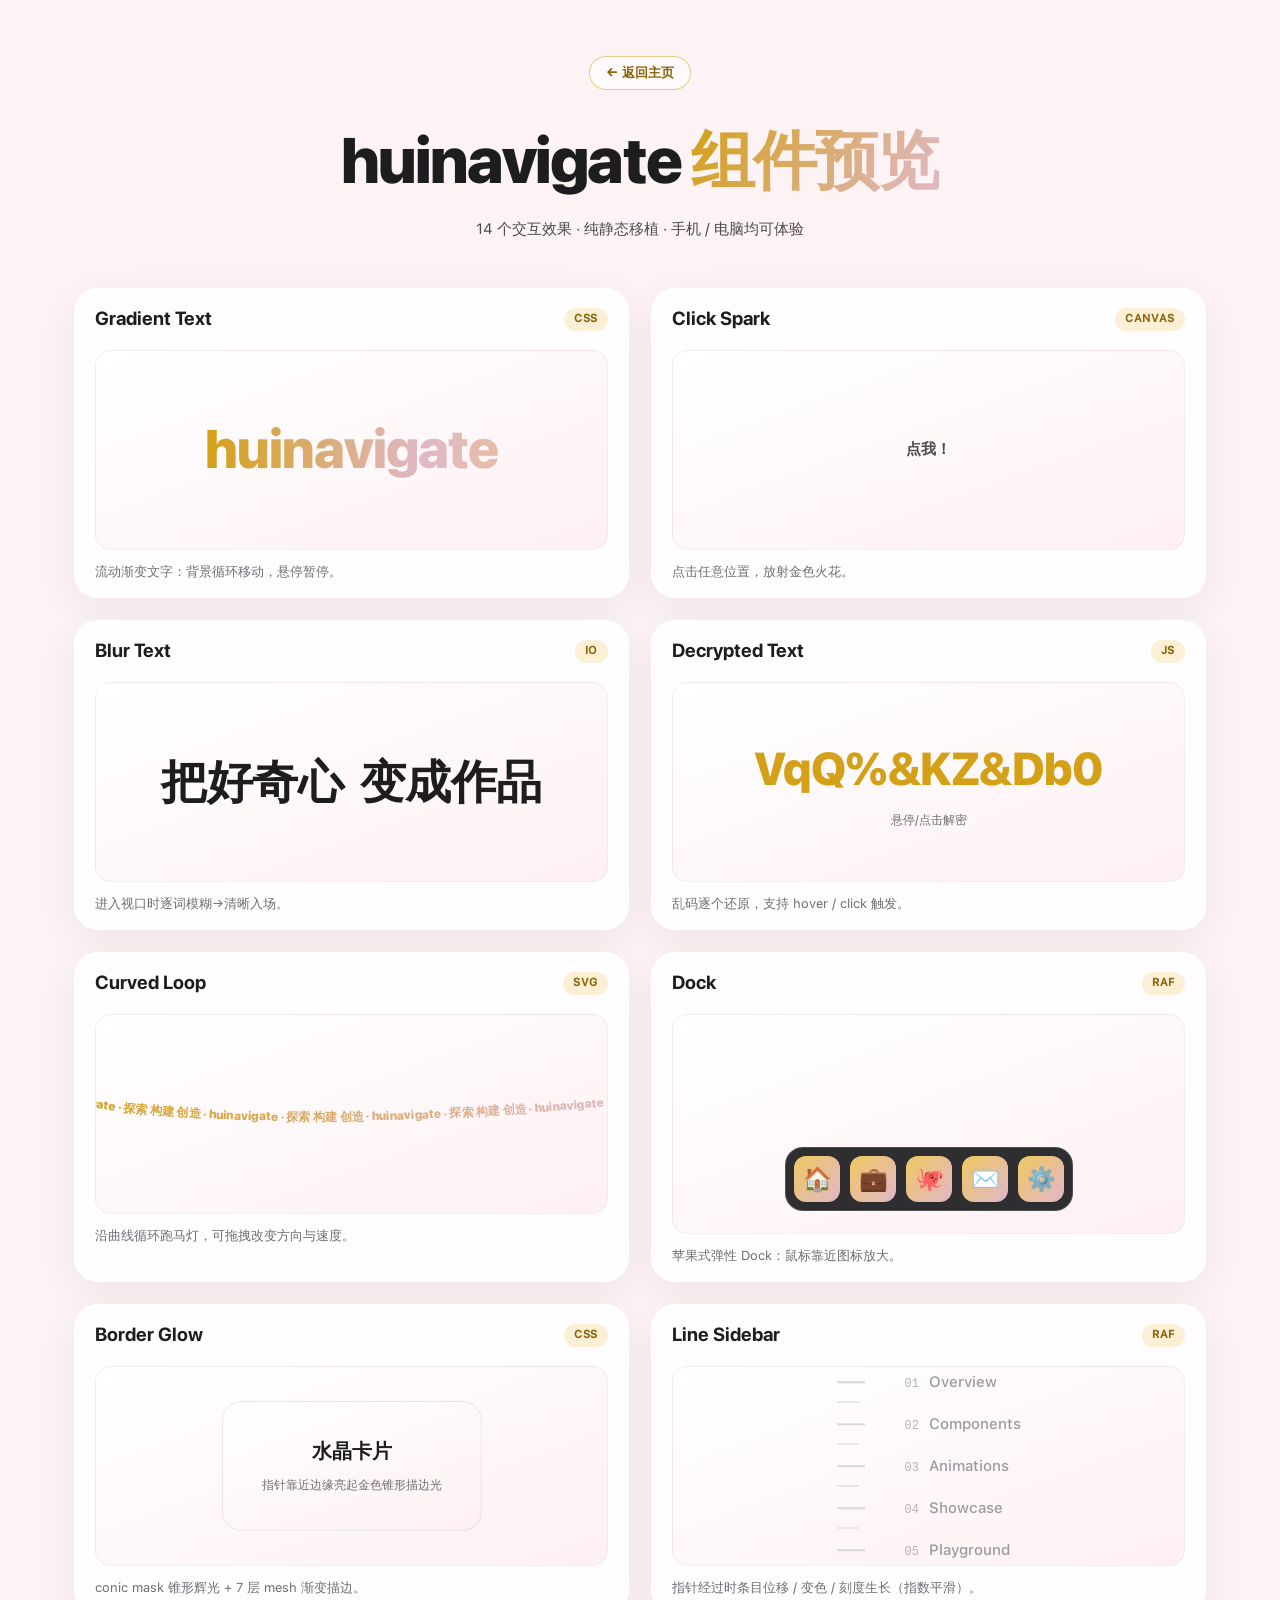
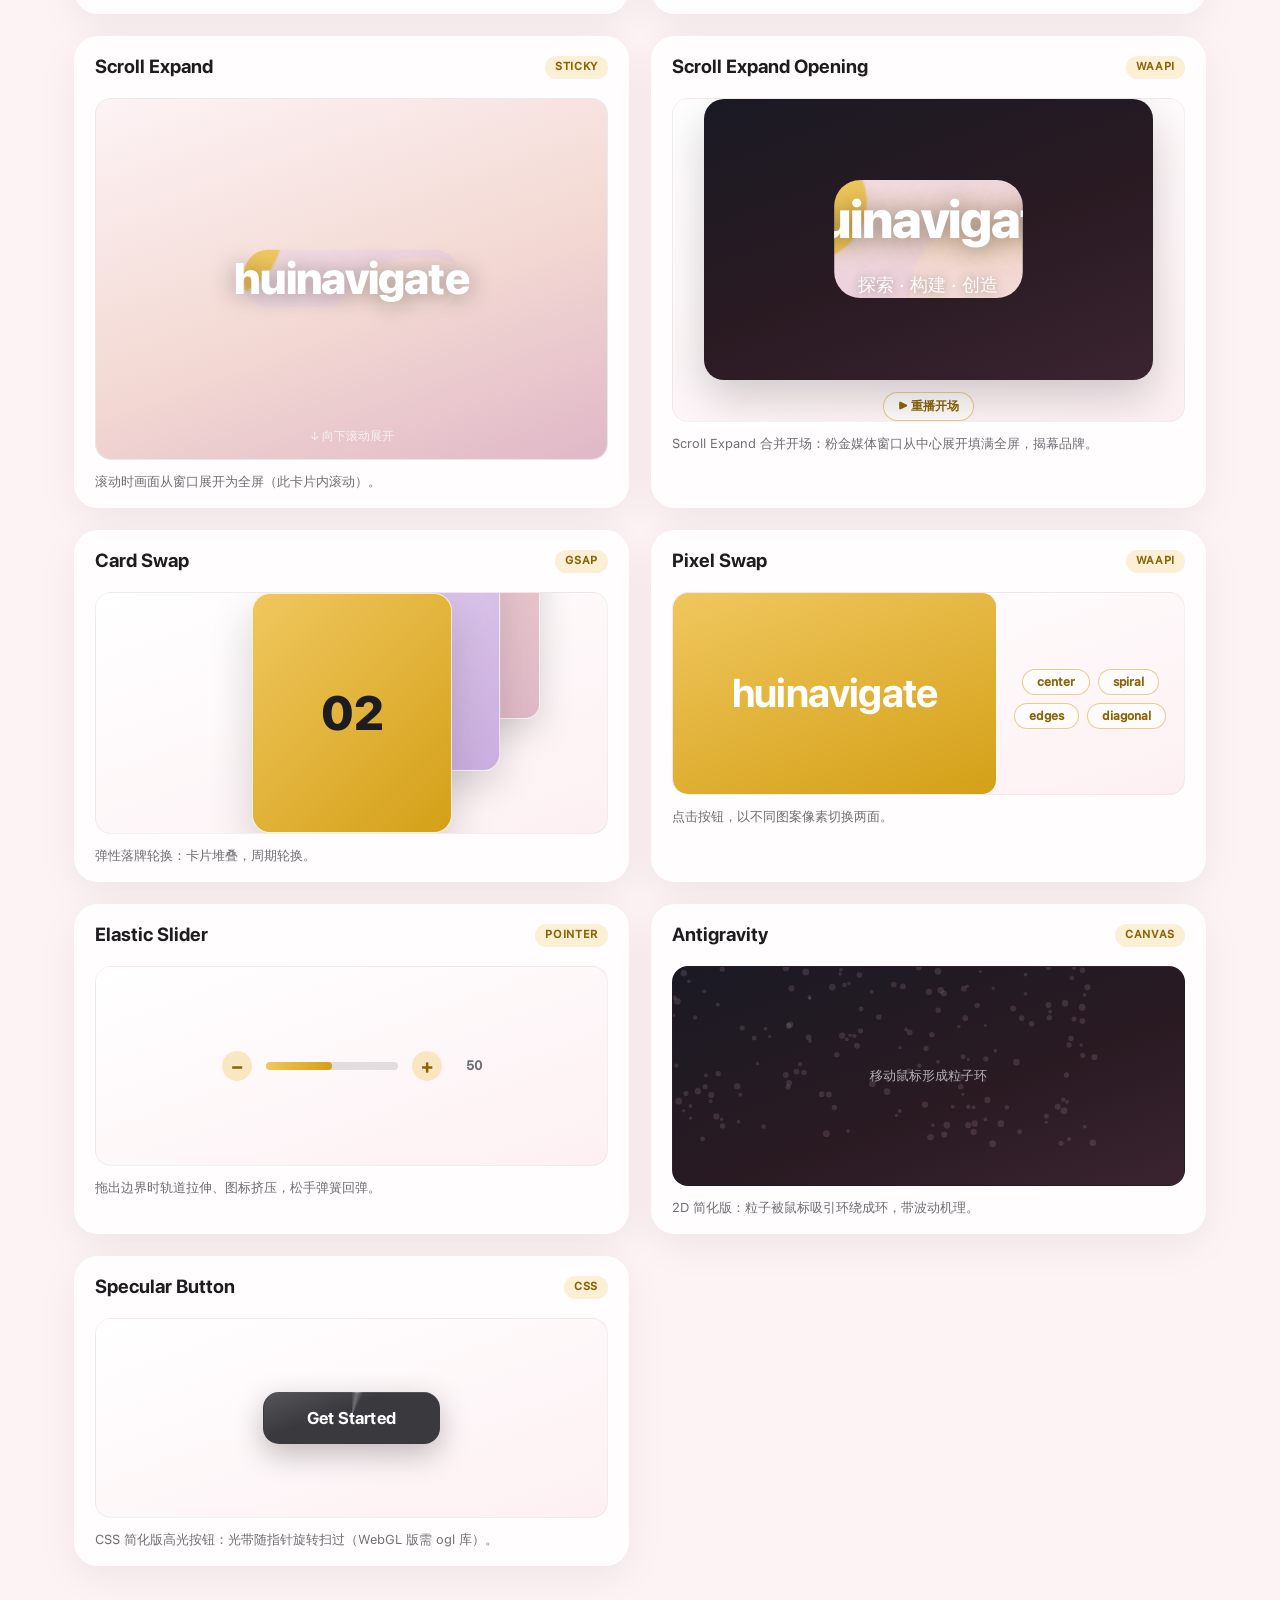
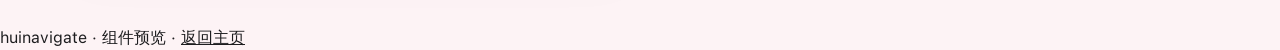
<file: preview.html>
<!DOCTYPE html>
<html lang="zh-CN">
<head>
  <meta charset="UTF-8">
  <meta name="viewport" content="width=device-width, initial-scale=1.0">
  <title>huinavigate · 组件预览</title>
  <meta name="description" content="huinavigate 组件库交互效果预览 — 像素切换/弹性 Dock/解密文字/曲线跑马灯等。">
  <link rel="icon" href="data:image/svg+xml,%3Csvg xmlns='http://www.w3.org/2000/svg' viewBox='0 0 64 64'%3E%3Cdefs%3E%3ClinearGradient id='g' x1='0' y1='0' x2='1' y2='1'%3E%3Cstop offset='0' stop-color='%23f0c75e'/%3E%3Cstop offset='1' stop-color='%23e0b8c8'/%3E%3C/linearGradient%3E%3C/defs%3E%3Crect width='64' height='64' rx='15' fill='url(%23g)'/%3E%3Ctext x='32' y='45' font-family='-apple-system,Segoe UI,sans-serif' font-size='34' font-weight='700' text-anchor='middle' fill='%231d1d1f'%3Eh%3C/text%3E%3C/svg%3E">
  <link rel="stylesheet" href="preview.css">
</head>
<body>

  <header class="pv-hero">
    <a class="pv-back" href="./">← 返回主页</a>
    <h1 class="pv-title">huinavigate <em>组件预览</em></h1>
    <p class="pv-sub">14 个交互效果 · 纯静态移植 · 手机 / 电脑均可体验</p>
  </header>

  <main class="pv-grid">

    <!-- 1 Gradient Text -->
    <article class="demo-card" id="demo-gradient-text">
      <header class="demo-head"><h2>Gradient Text</h2><span class="demo-tag">CSS</span></header>
      <div class="demo-stage demo-center">
        <div class="gradient-text">huinavigate</div>
      </div>
      <p class="demo-desc">流动渐变文字：背景循环移动，悬停暂停。</p>
    </article>

    <!-- 2 Click Spark -->
    <article class="demo-card" id="demo-click-spark">
      <header class="demo-head"><h2>Click Spark</h2><span class="demo-tag">Canvas</span></header>
      <div class="demo-stage spark-stage"><span class="spark-tip">点我！</span></div>
      <p class="demo-desc">点击任意位置，放射金色火花。</p>
    </article>

    <!-- 3 Blur Text -->
    <article class="demo-card" id="demo-blur-text">
      <header class="demo-head"><h2>Blur Text</h2><span class="demo-tag">IO</span></header>
      <div class="demo-stage demo-center">
        <p class="blur-text" data-blur-text>把好奇心 变成作品</p>
      </div>
      <p class="demo-desc">进入视口时逐词模糊→清晰入场。</p>
    </article>

    <!-- 4 Decrypted Text -->
    <article class="demo-card" id="demo-decrypted">
      <header class="demo-head"><h2>Decrypted Text</h2><span class="demo-tag">JS</span></header>
      <div class="demo-stage demo-center">
        <p class="decrypted" data-decrypted="huinavigate">huinavigate</p>
        <p class="demo-note">悬停/点击解密</p>
      </div>
      <p class="demo-desc">乱码逐个还原，支持 hover / click 触发。</p>
    </article>

    <!-- 5 Curved Loop -->
    <article class="demo-card" id="demo-curved">
      <header class="demo-head"><h2>Curved Loop</h2><span class="demo-tag">SVG</span></header>
      <div class="demo-stage curved-stage" id="curvedStage"></div>
      <p class="demo-desc">沿曲线循环跑马灯，可拖拽改变方向与速度。</p>
    </article>

    <!-- 6 Dock -->
    <article class="demo-card" id="demo-dock">
      <header class="demo-head"><h2>Dock</h2><span class="demo-tag">rAF</span></header>
      <div class="demo-stage dock-stage">
        <div class="dock-panel" id="dockPanel">
          <div class="dock-item" data-label="主页"><span class="dock-icon">🏠</span></div>
          <div class="dock-item" data-label="作品"><span class="dock-icon">💼</span></div>
          <div class="dock-item" data-label="GitHub"><span class="dock-icon">🐙</span></div>
          <div class="dock-item" data-label="邮箱"><span class="dock-icon">✉️</span></div>
          <div class="dock-item" data-label="设置"><span class="dock-icon">⚙️</span></div>
        </div>
      </div>
      <p class="demo-desc">苹果式弹性 Dock：鼠标靠近图标放大。</p>
    </article>

    <!-- 7 Border Glow -->
    <article class="demo-card" id="demo-border-glow">
      <header class="demo-head"><h2>Border Glow</h2><span class="demo-tag">CSS</span></header>
      <div class="demo-stage demo-center">
        <div class="border-glow-card" data-glow>
          <span class="edge-light"></span>
          <div class="border-glow-inner">
            <strong>水晶卡片</strong>
            <small>指针靠近边缘亮起金色锥形描边光</small>
          </div>
        </div>
      </div>
      <p class="demo-desc">conic mask 锥形辉光 + 7 层 mesh 渐变描边。</p>
    </article>

    <!-- 8 Line Sidebar -->
    <article class="demo-card" id="demo-sidebar">
      <header class="demo-head"><h2>Line Sidebar</h2><span class="demo-tag">rAF</span></header>
      <div class="demo-stage demo-center">
        <nav class="line-sidebar" data-sidebar>
          <ul class="line-sidebar__list">
            <li class="line-sidebar__item"><span class="line-sidebar__marker"></span><span class="line-sidebar__label"><span class="line-sidebar__index">01</span><span class="line-sidebar__text">Overview</span></span></li>
            <li class="line-sidebar__item"><span class="line-sidebar__marker"></span><span class="line-sidebar__label"><span class="line-sidebar__index">02</span><span class="line-sidebar__text">Components</span></span></li>
            <li class="line-sidebar__item"><span class="line-sidebar__marker"></span><span class="line-sidebar__label"><span class="line-sidebar__index">03</span><span class="line-sidebar__text">Animations</span></span></li>
            <li class="line-sidebar__item"><span class="line-sidebar__marker"></span><span class="line-sidebar__label"><span class="line-sidebar__index">04</span><span class="line-sidebar__text">Showcase</span></span></li>
            <li class="line-sidebar__item"><span class="line-sidebar__marker"></span><span class="line-sidebar__label"><span class="line-sidebar__index">05</span><span class="line-sidebar__text">Playground</span></span></li>
          </ul>
        </nav>
      </div>
      <p class="demo-desc">指针经过时条目位移 / 变色 / 刻度生长（指数平滑）。</p>
    </article>

    <!-- 9 Scroll Expand -->
    <article class="demo-card" id="demo-scroll-expand">
      <header class="demo-head"><h2>Scroll Expand</h2><span class="demo-tag">Sticky</span></header>
      <div class="demo-stage demo-scroll-expand">
        <div class="scroll-expand" data-scroll-expand>
          <div class="scroll-expand__track">
            <div class="scroll-expand__stage">
              <div class="scroll-expand__frame">
                <div class="scroll-expand__media" data-media></div>
                <div class="scroll-expand__scrim"></div>
              </div>
              <div class="scroll-expand__title">huinavigate</div>
              <div class="scroll-expand__hint">↓ 向下滚动展开</div>
            </div>
          </div>
        </div>
      </div>
      <p class="demo-desc">滚动时画面从窗口展开为全屏（此卡片内滚动）。</p>
    </article>

    <!-- 9b Scroll Expand Opening (合并开场) -->
    <article class="demo-card" id="demo-seo-open">
      <header class="demo-head"><h2>Scroll Expand Opening</h2><span class="demo-tag">WAAPI</span></header>
      <div class="demo-stage demo-center">
        <div class="seo-demo-box" id="seoOpenBox">
          <div class="ps-layer" data-visible="true"><div class="seo-idle">huinavigate</div></div>
          <div class="ps-layer" data-visible="false" aria-hidden="true"><div class="seo-idle">探索 · 构建 · 创造</div></div>
        </div>
        <div class="pv-controls">
          <button class="pv-btn" id="seoOpenReplay">▶ 重播开场</button>
        </div>
      </div>
      <p class="demo-desc">Scroll Expand 合并开场：粉金媒体窗口从中心展开填满全屏，揭幕品牌。</p>
    </article>

    <!-- 10 Card Swap -->
    <article class="demo-card" id="demo-card-swap">
      <header class="demo-head"><h2>Card Swap</h2><span class="demo-tag">GSAP</span></header>
      <div class="demo-stage demo-center">
        <div class="card-swap" id="cardSwap" data-cards>
          <div class="swap-card" style="background:linear-gradient(135deg,#f3d9d3,#e0b8c8)"><span>01</span></div>
          <div class="swap-card" style="background:linear-gradient(135deg,#f0c75e,#d4a017)"><span>02</span></div>
          <div class="swap-card" style="background:linear-gradient(135deg,#e6d4ef,#cbaee0)"><span>03</span></div>
        </div>
      </div>
      <p class="demo-desc">弹性落牌轮换：卡片堆叠，周期轮换。</p>
    </article>

    <!-- 11 Pixel Swap -->
    <article class="demo-card" id="demo-pixel-swap">
      <header class="demo-head"><h2>Pixel Swap</h2><span class="demo-tag">WAAPI</span></header>
      <div class="demo-stage">
        <div class="pixel-swap-demo" id="pixelSwapDemo">
          <div class="ps-layer" data-visible="true"><div class="ps-face ps-face-a"><b>huinavigate</b></div></div>
          <div class="ps-layer" data-visible="false" aria-hidden="true"><div class="ps-face ps-face-b"><b>探索 · 构建 · 创造</b></div></div>
        </div>
        <div class="pv-controls">
          <button class="pv-btn" data-ps-pattern="center">center</button>
          <button class="pv-btn" data-ps-pattern="spiral">spiral</button>
          <button class="pv-btn" data-ps-pattern="edges">edges</button>
          <button class="pv-btn" data-ps-pattern="diagonal">diagonal</button>
        </div>
      </div>
      <p class="demo-desc">点击按钮，以不同图案像素切换两面。</p>
    </article>

    <!-- 12 Elastic Slider -->
    <article class="demo-card" id="demo-slider">
      <header class="demo-head"><h2>Elastic Slider</h2><span class="demo-tag">Pointer</span></header>
      <div class="demo-stage demo-center">
        <div class="elastic-slider" data-slider>
          <span class="es-icon es-l">−</span>
          <div class="es-root">
            <div class="es-track"><div class="es-range"></div></div>
          </div>
          <span class="es-icon es-r">+</span>
          <span class="es-value">50</span>
        </div>
      </div>
      <p class="demo-desc">拖出边界时轨道拉伸、图标挤压，松手弹簧回弹。</p>
    </article>

    <!-- 13 Antigravity (2D) -->
    <article class="demo-card" id="demo-antigravity">
      <header class="demo-head"><h2>Antigravity</h2><span class="demo-tag">Canvas</span></header>
      <div class="demo-stage antigravity-stage" id="antigravityStage">
        <span class="ag-tip">移动鼠标形成粒子环</span>
      </div>
      <p class="demo-desc">2D 简化版：粒子被鼠标吸引环绕成环，带波动机理。</p>
    </article>

    <!-- 14 Specular Button -->
    <article class="demo-card" id="demo-specular">
      <header class="demo-head"><h2>Specular Button</h2><span class="demo-tag">CSS</span></header>
      <div class="demo-stage demo-center">
        <button class="specular-btn" data-specular>Get Started <span class="specular-shine"></span></button>
      </div>
      <p class="demo-desc">CSS 简化版高光按钮：光带随指针旋转扫过（WebGL 版需 ogl 库）。</p>
    </article>

  </main>

  <footer class="pv-footer">
    <p>huinavigate · 组件预览 · <a href="./">返回主页</a></p>
  </footer>

  <script src="vendor/gsap.js"></script>
  <script src="pixel-swap.js"></script>
  <script src="scroll-expand-open.js"></script>
  <script src="preview.js"></script>
</body>
</html>
</file>
<file: styles.css>
/* ============================================================
   huinavigate — 苹果官网排版 + 粉嫩金色 + 沉浸式动效
   (Apple Liquid Glass 为近似实现:backdrop-filter + 分层描边)
   ============================================================ */

/* ---------- SF Pro 字体 ---------- */
@font-face {
  font-family: "SF Pro Display";
  src: url("vendor/fonts/SF-Pro-Display-Regular.otf") format("opentype");
  font-weight: 400; font-display: swap;
}
@font-face {
  font-family: "SF Pro Display";
  src: url("vendor/fonts/SF-Pro-Display-Bold.otf") format("opentype");
  font-weight: 700; font-display: swap;
}
@font-face {
  font-family: "SF Pro Display";
  src: url("vendor/fonts/SF-Pro-Display-Heavy.otf") format("opentype");
  font-weight: 800; font-display: swap;
}
@font-face {
  font-family: "SF Pro Text";
  src: url("vendor/fonts/SF-Pro-Text-Regular.otf") format("opentype");
  font-weight: 400; font-display: swap;
}
@font-face {
  font-family: "SF Pro Text";
  src: url("vendor/fonts/SF-Pro-Text-Medium.otf") format("opentype");
  font-weight: 500; font-display: swap;
}

:root {
  --font-display: "SF Pro Display", -apple-system, BlinkMacSystemFont,
    "PingFang SC", "Hiragino Sans GB", "Microsoft YaHei", sans-serif;
  --font-text: "SF Pro Text", -apple-system, BlinkMacSystemFont,
    "PingFang SC", "Hiragino Sans GB", "Microsoft YaHei", sans-serif;

  /* 文字(近黑,保证彩底对比度) */
  --ink: #1d1d1f;
  --ink-soft: #4a4a4d;
  --ink-faint: #6e6e73;

  /* 金色点缀 */
  --gold: #d4a017;
  --gold-deep: #8a6408;
  --gold-light: #f0c75e;

  /* 玻璃面 */
  --glass: rgba(255, 255, 255, 0.55);
  --glass-strong: rgba(255, 255, 255, 0.72);
  --stroke: rgba(255, 255, 255, 0.65);

  --nav-h: 56px;
  --radius: 28px;
}

* { margin: 0; padding: 0; box-sizing: border-box; }
html { scroll-behavior: smooth; }

body {
  font-family: var(--font-text);
  background: #fdf3f5;
  color: var(--ink);
  line-height: 1.5;
  -webkit-font-smoothing: antialiased;
  overflow-x: hidden;
  min-height: 100vh;
  overscroll-behavior-y: contain;
}

a { color: inherit; text-decoration: none; }
button { font-family: inherit; cursor: pointer; border: none; background: none; color: inherit; }
::selection { background: var(--gold); color: #fff; }

/* 开场期间锁定滚动 */
html.intro-lock, html.intro-lock body { overflow: hidden; }

/* 交互光标下隐藏系统光标 */
@media (pointer: fine) {
  body.js-cursor, body.js-cursor a, body.js-cursor button { cursor: none; }
}

/* ============================================================
   分层背景:粉嫩水晶 + 四面柔和渐变
   ============================================================ */
.bg-scene {
  position: fixed; inset: 0; z-index: 0;
  background:
    /* 四角柔和深色过渡(压住边缘,突出中心) */
    radial-gradient(120% 120% at 0% 0%, rgba(224, 184, 200, 0.50) 0%, rgba(224, 184, 200, 0) 48%),
    radial-gradient(120% 120% at 100% 0%, rgba(240, 199, 94, 0.30) 0%, rgba(240, 199, 94, 0) 50%),
    radial-gradient(130% 130% at 100% 100%, rgba(214, 160, 178, 0.55) 0%, rgba(214, 160, 178, 0) 52%),
    radial-gradient(130% 130% at 0% 100%, rgba(240, 199, 94, 0.24) 0%, rgba(240, 199, 94, 0) 50%),
    /* 中心粉嫩椭圆 70%(主视觉) */
    radial-gradient(70% 68% at 50% 44%, rgba(243, 217, 211, 0.98) 0%, rgba(243, 217, 211, 0.55) 55%, rgba(243, 217, 211, 0) 76%),
    /* 底部玫瑰 58% */
    radial-gradient(58% 40% at 50% 100%, rgba(224, 184, 200, 0.92) 0%, rgba(224, 184, 200, 0.38) 55%, rgba(224, 184, 200, 0) 80%),
    /* 基底粉白 */
    #fdf3f5;
}

/* 3D / 粒子层 */
#fx {
  position: fixed; inset: 0; z-index: 1;
  pointer-events: none;
}

/* ============================================================
   背景光斑层:两块柔和光斑缓慢漂移,水晶感呼吸
   (纯装饰,pointer-events:none,不影响交互与性能)
   ============================================================ */
.bg-scene::before,
.bg-scene::after {
  content: '';
  position: absolute;
  border-radius: 50%;
  filter: blur(60px);
  pointer-events: none;
  will-change: transform;
}
.bg-scene::before {
  width: 46vmax; height: 46vmax;
  left: -8vmax; top: 6vmax;
  background: radial-gradient(circle, rgba(243, 217, 211, 0.85) 0%, rgba(224, 184, 200, 0.35) 45%, transparent 70%);
  animation: bg-drift-a 26s ease-in-out infinite alternate;
}
.bg-scene::after {
  width: 38vmax; height: 38vmax;
  right: -6vmax; bottom: 4vmax;
  background: radial-gradient(circle, rgba(240, 199, 94, 0.42) 0%, rgba(224, 184, 200, 0.22) 45%, transparent 70%);
  animation: bg-drift-b 32s ease-in-out infinite alternate;
}
@keyframes bg-drift-a {
  from { transform: translate3d(0, 0, 0) scale(1); }
  to   { transform: translate3d(6vmax, 4vmax, 0) scale(1.12); }
}
@keyframes bg-drift-b {
  from { transform: translate3d(0, 0, 0) scale(1.05); }
  to   { transform: translate3d(-5vmax, -3vmax, 0) scale(0.95); }
}
@media (prefers-reduced-motion: reduce) {
  .bg-scene::before, .bg-scene::after { animation: none; }
}

/* Dark Veil 全屏暗纱背景(WebGL) */
#darkVeil {
  position: fixed; inset: 0; z-index: 0;
  pointer-events: none;
  opacity: 0;
}
#darkVeil .darkveil-canvas {
  width: 100%; height: 100%; display: block;
}

/* Gradual Blur 顶部渐晕(导航下方毛玻璃过渡,层由 JS 生成) */
#gradualBlur {
  position: fixed; top: 0; left: 0; right: 0;
  pointer-events: none;
  z-index: 900;
}

/* 主内容压在背景与粒子之上 */
.content { position: relative; z-index: 2; }

/* ============================================================
   像素开场序幕(加载完成后 center 扩散揭示 hero)
   ============================================================ */
#intro {
  position: fixed; inset: 0; z-index: 4000;
  overflow: hidden;
  transition: opacity 0.7s ease;
  /* Scroll Expand 开场:窗口展开前由深色水晶底承接,展开后粉金媒体接管 */
  background: linear-gradient(160deg, #1a1a24 0%, #2a1a22 55%, #3a2430 100%);
}
#intro.done { opacity: 0; pointer-events: none; }

/* ---------- Scroll Expand 开场:粉金媒体窗口展开 ---------- */
.seo-window {
  position: absolute; inset: 0;
  overflow: hidden;
  will-change: clip-path;
}
.seo-media {
  position: absolute; inset: 0;
  background:
    radial-gradient(circle at 30% 40%, #f0c75e 0 12%, transparent 12.5%),
    radial-gradient(circle at 60% 65%, #f3d9d3 0 18%, transparent 18.5%),
    radial-gradient(circle at 80% 30%, #e0b8c8 0 10%, transparent 10.5%),
    linear-gradient(160deg, #fdf3f5, #e0b8c8);
  transform: scale(1.35);
  will-change: transform;
}
.seo-scrim {
  position: absolute; inset: 0;
  background: rgba(29, 29, 31, 0.45);
  opacity: 0;
}
.seo-content {
  position: absolute; inset: 0;
  display: flex; flex-direction: column; align-items: center; justify-content: center;
  gap: 18px; text-align: center; padding: 0 24px;
}
.seo-brand {
  font-family: var(--font-display);
  font-size: clamp(48px, 9vw, 104px);
  font-weight: 800; letter-spacing: -0.03em; line-height: 1.02;
  color: #fff;
  text-shadow: 0 2px 30px rgba(0, 0, 0, 0.45), 0 0 60px rgba(240, 199, 94, 0.55);
}
@media (max-width: 720px) {
  .seo-brand { font-size: clamp(38px, 12vw, 56px); letter-spacing: -0.04em; }
  .seo-tag { font-size: clamp(14px, 3.4vw, 17px); }
}
.seo-tag {
  font-family: var(--font-text);
  font-size: clamp(16px, 2.4vw, 24px); font-weight: 500;
  color: rgba(255, 255, 255, 0.92);
  text-shadow: 0 1px 16px rgba(0, 0, 0, 0.4);
}

/* PixelSwap 通用层 */
.ps-layer {
  position: absolute; inset: 0;
  transition: opacity 0.45s ease;
}
.ps-layer[data-visible="false"] { opacity: 0; visibility: hidden; pointer-events: none; }

.ps-grid { position: absolute; inset: 0; pointer-events: none; }
.ps-pixel {
  position: absolute; overflow: hidden;
  will-change: transform;
}
.ps-pixel-content { position: absolute; }

/* 序幕 A 层:深色水晶底 + 品牌 */
.ps-layer-a {
  background: linear-gradient(160deg, #1a1a24 0%, #2a1a22 55%, #3a2430 100%);
}
.intro-content {
  position: absolute; inset: 0;
  display: flex; flex-direction: column; align-items: center; justify-content: center;
  gap: 20px; text-align: center; padding: 0 24px;
}
.intro-brand {
  font-family: var(--font-display);
  font-size: clamp(64px, min(11vw, 17vh), 128px);
  font-weight: 800; letter-spacing: -0.03em; line-height: 1.02;
  background: linear-gradient(120deg, #f0c75e 20%, #f3d9d3 50%, #e0b8c8 80%);
  background-size: 200% auto;
  -webkit-background-clip: text; background-clip: text;
  -webkit-text-fill-color: transparent;
  animation: shimmer-text 2.4s linear infinite;
}
.intro-tag {
  font-family: var(--font-text);
  font-size: clamp(19px, 2.6vw, 27px); font-weight: 500;
  color: rgba(255, 255, 255, 0.85);
}
@keyframes shimmer-text { to { background-position: 200% center; } }

/* 序幕 B 层:与页面背景一致,无缝衔接 */
.ps-layer-b {
  background: #fdf3f5;
}
.intro-hero {
  position: absolute; inset: 0;
  display: flex; flex-direction: column; align-items: center; justify-content: center;
  text-align: center; padding: 0 24px;
}
/* 序幕内的 hero 元素直接可见(不等待 body.ready) */
.ps-layer .hero-title,
.ps-layer .hero-sub,
.ps-layer .hero-links { opacity: 1; transform: none; }

/* ============================================================
   自定义光标(仅桌面)
   ============================================================ */
.cursor-dot, .cursor-ring {
  position: fixed; left: 0; top: 0; z-index: 6000;
  border-radius: 50%; pointer-events: none;
  opacity: 0; transform: translate(-50%, -50%);
  will-change: transform;
}
.cursor-dot {
  width: 7px; height: 7px; background: var(--gold-deep);
  transition: opacity 0.3s ease;
}
.cursor-ring {
  width: 36px; height: 36px;
  border: 1.5px solid rgba(212, 160, 23, 0.75);
  transition: width 0.25s ease, height 0.25s ease, opacity 0.3s ease,
    border-color 0.25s ease, background 0.25s ease;
}
body.js-cursor .cursor-dot, body.js-cursor .cursor-ring { opacity: 1; }
.cursor-ring.is-hover {
  width: 58px; height: 58px;
  background: rgba(240, 199, 94, 0.12);
  border-color: var(--gold);
}
.cursor-ring.is-down { width: 26px; height: 26px; }

/* 点击 ripple */
.ripple {
  position: fixed; z-index: 5990; pointer-events: none;
  border-radius: 50%; transform: translate(-50%, -50%) scale(0);
  background: radial-gradient(circle, rgba(240, 199, 94, 0.55) 0%, rgba(224, 184, 200, 0.2) 60%, transparent 70%);
  animation: ripple-burst 0.7s cubic-bezier(0.16, 1, 0.3, 1) forwards;
}
@keyframes ripple-burst { to { transform: translate(-50%, -50%) scale(1); opacity: 0; } }

/* ============================================================
   导航(苹果式毛玻璃)
   ============================================================ */
.nav {
  position: fixed; top: 0; left: 0; right: 0; z-index: 2000;
  height: var(--nav-h);
  background: var(--glass-strong);
  -webkit-backdrop-filter: saturate(180%) blur(20px);
  backdrop-filter: saturate(180%) blur(20px);
  border-bottom: 1px solid rgba(255, 255, 255, 0.35);
  box-shadow: inset 0 1px 0 rgba(255, 255, 255, 0.4);
  opacity: 0; transform: translateY(-12px);
  transition: opacity 0.6s ease 0.5s, transform 0.6s ease 0.5s,
    background 0.3s ease, box-shadow 0.3s ease;
}
body.ready .nav { opacity: 1; transform: none; }
.nav.scrolled {
  background: rgba(255, 255, 255, 0.62);
  box-shadow: 0 1px 16px rgba(0, 0, 0, 0.08);
  border-bottom: 1px solid rgba(212, 160, 23, 0.18);
}
.nav.scrolled::after {
  content: '';
  position: absolute;
  left: 0; right: 0; bottom: -1px; height: 1px;
  background: linear-gradient(90deg, transparent, rgba(240, 199, 94, 0.55), transparent);
  pointer-events: none;
}
.nav-inner {
  max-width: 1080px; height: 100%; margin: 0 auto; padding: 0 22px;
  display: flex; align-items: center; gap: 20px;
}
.nav-logo {
  font-family: var(--font-display);
  font-size: 17px; font-weight: 700; letter-spacing: -0.01em;
  color: var(--ink);
  margin-right: auto;
}
.nav-links { display: flex; gap: 20px; }
.nav-links a {
  font-family: var(--font-text);
  font-size: 13px; color: var(--ink-soft);
  position: relative; padding: 4px 0;
  transition: color 0.25s ease;
}
.nav-links a::after {
  content: ""; position: absolute; left: 0; bottom: -2px;
  width: 100%; height: 1.5px; border-radius: 1px;
  background: var(--gold);
  transform: scaleX(0); transform-origin: right;
  transition: transform 0.3s cubic-bezier(0.65, 0, 0.35, 1);
}
.nav-links a:hover { color: var(--ink); }
.nav-links a:hover::after { transform: scaleX(1); transform-origin: left; }
.lang-toggle {
  font-family: var(--font-text);
  font-size: 13px; font-weight: 600; color: var(--gold-deep);
  border: 1.5px solid rgba(212, 160, 23, 0.5);
  background: rgba(255, 255, 255, 0.4);
  padding: 5px 15px; border-radius: 980px;
  transition: background 0.25s ease, color 0.25s ease, border-color 0.25s ease, transform 0.25s ease;
}
.lang-toggle:hover { background: var(--gold); color: #fff; border-color: var(--gold); }

/* ============================================================
   HERO(沉浸式开场 + 逐字 reveal)
   ============================================================ */
.hero {
  min-height: 100vh; min-height: 100dvh;
  display: flex; align-items: center; justify-content: center;
  text-align: center;
  padding: 0 24px;
  position: relative;
}
.hero-inner { max-width: 960px; }
.hero-title {
  font-family: var(--font-display);
  font-size: clamp(64px, min(11vw, 17vh), 128px);
  font-weight: 800;
  letter-spacing: -0.03em;
  line-height: 1.02;
  color: var(--ink);
  text-shadow: 0 2px 40px rgba(240, 199, 94, 0.18);
}
.hero-title .char {
  display: inline-block; white-space: pre;
  opacity: 0; transform: translateY(0.6em) rotate(5deg);
  transition: opacity 0.7s cubic-bezier(0.16, 1, 0.3, 1),
    transform 0.7s cubic-bezier(0.16, 1, 0.3, 1);
}
body.ready .hero-title .char { opacity: 1; transform: none; }

/* Gradient Text(粉金流动) */
.gradient-hero .char {
  background-image: linear-gradient(90deg, #d4a017, #e0b8c8 35%, #f0c75e 55%, #f3d9d3 75%, #d4a017);
  background-size: 300% 100%;
  -webkit-background-clip: text; background-clip: text;
  -webkit-text-fill-color: transparent; color: transparent;
  animation: hero-gradient-flow 7s linear infinite;
  text-shadow: none;
}
/* hero 标题柔光晕:粉金光雾,增强开场视觉冲击 */
#heroTitle {
  position: relative;
  z-index: 1;
}
#heroTitle::after {
  content: '';
  position: absolute;
  inset: -8% -12%;
  background: radial-gradient(58% 72% at 50% 50%,
    rgba(240, 199, 94, 0.26) 0%, rgba(224, 184, 200, 0.16) 45%, transparent 75%);
  filter: blur(20px);
  z-index: -1;
  pointer-events: none;
  animation: hero-glow 6s ease-in-out infinite alternate;
}
@keyframes hero-glow {
  from { opacity: 0.65; transform: scale(0.97); }
  to   { opacity: 1; transform: scale(1.05); }
}
@media (prefers-reduced-motion: reduce) {
  #heroTitle::after { animation: none; }
}
.gradient-hero:hover .char { animation-play-state: paused; }
@keyframes hero-gradient-flow { to { background-position: 300% 0; } }

.hero-sub {
  font-family: var(--font-text);
  font-size: clamp(19px, 2.6vw, 27px);
  font-weight: 500;
  color: var(--ink-soft);
  margin-top: 18px;
  opacity: 0; transform: translateY(18px);
  transition: opacity 0.9s cubic-bezier(0.16, 1, 0.3, 1),
    transform 0.9s cubic-bezier(0.16, 1, 0.3, 1);
}
body.ready .hero-sub { opacity: 1; transform: none; transition-delay: 0.55s; }
.hero-links {
  margin-top: 32px;
  display: flex; align-items: center; justify-content: center; gap: 26px; flex-wrap: wrap;
  opacity: 0; transition: opacity 0.9s cubic-bezier(0.16, 1, 0.3, 1),
    transform 0.9s cubic-bezier(0.16, 1, 0.3, 1);
}
body.ready .hero-links { opacity: 1; transform: none; transition-delay: 0.75s; }

.link-arrow {
  font-family: var(--font-text);
  font-size: 17px; font-weight: 500; color: var(--gold-deep);
  transition: color 0.25s ease;
}
.link-arrow:hover { color: var(--gold); }
.link-arrow .arrow {
  display: inline-block; transition: transform 0.3s ease; font-size: 20px; line-height: 1;
}
.link-arrow:hover .arrow { transform: translateX(4px); }

.btn {
  font-family: var(--font-text);
  display: inline-block; padding: 12px 28px; border-radius: 980px;
  font-size: 15px; font-weight: 600;
  transition: transform 0.3s cubic-bezier(0.16, 1, 0.3, 1), box-shadow 0.3s ease,
    background 0.3s ease, border-color 0.3s ease, color 0.3s ease;
}
.btn:active { transform: scale(0.98); }
/* 主按钮:近黑文字压亮金渐变,保证 WCAG AA */
.btn-primary {
  background: linear-gradient(120deg, #f0c75e, #d4a017);
  color: #1d1d1f;
  box-shadow: 0 8px 26px rgba(212, 160, 23, 0.35);
  position: relative;
  overflow: hidden;
}
/* 扫光:悬停时一道柔白流光扫过按钮 */
.btn-primary::after {
  content: '';
  position: absolute;
  top: -40%; bottom: -40%;
  width: 38%;
  left: -60%;
  background: linear-gradient(105deg, transparent, rgba(255, 255, 255, 0.55), transparent);
  transform: skewX(-20deg);
  transition: left 0.7s cubic-bezier(0.16, 1, 0.3, 1);
  pointer-events: none;
}
.btn-primary:hover::after { left: 130%; }
.btn-primary:hover { transform: scale(1.04); box-shadow: 0 14px 38px rgba(240, 199, 94, 0.55); }
.btn-ghost {
  border: 1.5px solid rgba(212, 160, 23, 0.55);
  color: var(--ink);
  background: var(--glass);
  -webkit-backdrop-filter: blur(10px); backdrop-filter: blur(10px);
}
.btn-ghost:hover { background: rgba(240, 199, 94, 0.2); transform: scale(1.04); border-color: var(--gold); }
.btn-primary:active, .btn-ghost:active { transform: scale(0.97); }

.hero-scroll {
  position: absolute; bottom: 28px; left: 50%; transform: translateX(-50%);
  width: 24px; height: 40px; border: 2px solid rgba(212, 160, 23, 0.5);
  border-radius: 20px; display: flex; justify-content: center; padding-top: 7px;
  opacity: 0; transition: opacity 1s ease 0.95s;
}
body.ready .hero-scroll { opacity: 1; }
.hero-scroll span {
  width: 4px; height: 8px; border-radius: 4px; background: var(--gold);
  animation: scroll-dot 1.6s ease-in-out infinite;
}
@keyframes scroll-dot {
  0% { transform: translateY(0); opacity: 1; }
  70% { transform: translateY(14px); opacity: 0; }
  100% { transform: translateY(0); opacity: 0; }
}

/* ============================================================
   分区(沉浸式:透明背景透出渐变与粒子)
   ============================================================ */
/* 分区(沉浸式:整屏翻页,scroll-snap 强制吸附,未跳转前看不到下一板块) */
.section {
  min-height: 100vh; min-height: 100dvh;
  display: flex; flex-direction: column; justify-content: center;
  padding: 200px 24px;
  position: relative;
}
/* works 区块内容整体偏下(标题与卡片组下移) */
.section.works {
  justify-content: flex-start;
  padding-top: calc(100dvh * 0.22);
}
.section.works .section-inner {
  padding-bottom: 0;
}
.section-inner { max-width: 1040px; margin: 0 auto; }

.section-eyebrow {
  font-family: var(--font-text);
  font-size: 13px; font-weight: 600; letter-spacing: 0.16em;
  text-transform: uppercase; color: var(--gold-deep);
  margin-bottom: 14px;
}
.section-title {
  font-family: var(--font-display);
  font-size: clamp(34px, 5vw, 56px);
  font-weight: 700; letter-spacing: -0.02em; line-height: 1.1;
  color: var(--ink);
  margin-bottom: 20px;
}
/* 板块英文小标签:金色小字,提升层次 */
.section-kicker {
  display: block;
  font-family: var(--font-text);
  font-size: 12px;
  font-weight: 700;
  letter-spacing: 0.32em;
  text-transform: uppercase;
  color: var(--gold-deep);
  margin-bottom: 12px;
  opacity: 0.9;
}
.section-sub {
  font-family: var(--font-text);
  font-size: clamp(16px, 2vw, 19px);
  color: var(--ink-soft);
  max-width: 560px; margin: 0 auto 28px;
}

/* 滚动渐入(CSS 兜底,IntersectionObserver 触发) */
.js .reveal {
  opacity: 0; transform: translateY(30px) scale(0.98);
  transition: opacity 0.8s cubic-bezier(0.16, 1, 0.3, 1),
    transform 0.8s cubic-bezier(0.16, 1, 0.3, 1);
}
.js .reveal.is-in { opacity: 1; transform: none; }

/* ============================================================
   ABOUT(不对称双栏)
   ============================================================ */
.about-inner {
  display: grid; grid-template-columns: 320px 1fr;
  gap: 56px; align-items: center;
}
.about-visual {
  width: 260px; height: 260px; margin: 0 auto;
  border-radius: 36px;
  background: var(--glass);
  -webkit-backdrop-filter: blur(14px); backdrop-filter: blur(14px);
  border: 1px solid var(--stroke);
  box-shadow: inset 0 1px 0 rgba(255, 255, 255, 0.6), 0 20px 50px rgba(0, 0, 0, 0.08);
  display: flex; align-items: center; justify-content: center;
}
.about-visual svg { width: 140px; height: 140px; }
.about-copy { text-align: left; }
.about-copy .section-sub { margin: 0 0 24px; }

/* ============================================================
   WORKS(CardSwap 弹性卡片堆叠 + 骨架)
   ============================================================ */
.works-swap {
  position: relative; width: min(420px, 92vw); height: 300px;
  margin: 140px auto 0; perspective: 1000px;
}
.swap-card {
  position: absolute; top: 50%; left: 50%;
  display: flex; flex-direction: column; justify-content: center; gap: 10px;
  width: 400px; height: 280px; padding: 34px 36px;
  border-radius: var(--radius);
  border: 1px solid rgba(255, 255, 255, 0.85);
  box-shadow: 0 20px 54px rgba(0, 0, 0, 0.16);
  transform-style: preserve-3d; backface-visibility: hidden;
  will-change: transform;
  overflow: hidden;
}
/* 玻璃高光条:卡片顶部一道斜向柔光,增强立体感 */
.swap-card::before {
  content: '';
  position: absolute;
  top: 0; left: -20%; right: -20%; height: 46%;
  background: linear-gradient(180deg, rgba(255, 255, 255, 0.5), rgba(255, 255, 255, 0));
  border-radius: var(--radius) var(--radius) 50% 50%;
  pointer-events: none;
}
.sc1 { background: linear-gradient(135deg, #f3d9d3, #e0b8c8); }
.sc2 { background: linear-gradient(135deg, #f0c75e, #d4a017); }
.sc3 { background: linear-gradient(135deg, #e6d4ef, #cbaee0); }
.sc-index {
  font-family: var(--font-display); font-size: 13px; font-weight: 800;
  color: rgba(29, 29, 31, 0.45); letter-spacing: 0.08em;
}
.sc-title {
  font-family: var(--font-display);
  font-size: 28px; font-weight: 800; letter-spacing: -0.02em; color: var(--ink);
}
.sc-desc { font-size: 14px; color: rgba(29, 29, 31, 0.68); }
.sc-link {
  font-size: 15px; font-weight: 700; color: var(--gold-deep); margin-top: 6px;
}
.sc-link .arrow { display: inline-block; transition: transform 0.3s ease; }
.swap-card:hover .sc-link .arrow { transform: translateX(4px); }

/* works 骨架 */
.works-skeleton {
  position: absolute; left: 50%; top: 50%;
  width: min(420px, 92vw); height: 300px;
  transform: translate(-50%, -50%);
  border-radius: var(--radius); overflow: hidden;
  z-index: 5; transition: opacity 0.5s ease;
  pointer-events: none;
}
.works-skeleton.hidden { opacity: 0; visibility: hidden; }
.sk-block {
  position: absolute; inset: 0;
  background:
    linear-gradient(100deg, transparent 30%, rgba(255, 255, 255, 0.75) 50%, transparent 70%),
    linear-gradient(160deg, rgba(240, 199, 94, 0.5), rgba(224, 184, 200, 0.45));
  background-size: 220% 100%, 100% 100%;
  animation: skeleton-shimmer 1.6s linear infinite;
}
@keyframes skeleton-shimmer { 0% { background-position: 180% 0, 0 0; } 100% { background-position: -40% 0, 0 0; } }

/* ============================================================
   Border Glow(锥形描边辉光)
   ============================================================ */
.glow-card {
  --edge-proximity: 0; --cursor-angle: 45deg;
  --edge-sensitivity: 30; --color-sensitivity: calc(var(--edge-sensitivity) + 20);
  --cone-spread: 30;
  position: relative; isolation: isolate;
}
.glow-card::before,
.glow-card::after,
.glow-card > .edge-light { content: ""; position: absolute; inset: 0; border-radius: inherit; z-index: -1; }
.glow-card::before {
  border: 1px solid transparent;
  background:
    linear-gradient(rgba(255, 255, 255, 0.9) 0 100%) padding-box,
    radial-gradient(at 70% 40%, #f0c75e 0px, transparent 55%) border-box,
    radial-gradient(at 30% 70%, #e0b8c8 0px, transparent 55%) border-box,
    radial-gradient(at 80% 80%, #f3d9d3 0px, transparent 50%) border-box;
  opacity: calc((var(--edge-proximity) - var(--color-sensitivity)) / (100 - var(--color-sensitivity)));
  mask-image: conic-gradient(from var(--cursor-angle) at center,
    black calc(var(--cone-spread) * 1%), transparent calc((var(--cone-spread) + 15) * 1%),
    transparent calc((100 - var(--cone-spread) - 15) * 1%), black calc((100 - var(--cone-spread)) * 1%));
}
.glow-card::after {
  border: 1px solid transparent;
  background:
    radial-gradient(at 70% 40%, rgba(240, 199, 94, 0.5) 0px, transparent 55%) padding-box,
    radial-gradient(at 30% 70%, rgba(224, 184, 200, 0.5) 0px, transparent 55%) padding-box;
  mask-image: linear-gradient(to bottom, black, black), radial-gradient(ellipse at 50% 50%, black 40%, transparent 65%);
  mask-composite: subtract;
  opacity: calc(0.5 * (var(--edge-proximity) - var(--color-sensitivity)) / (100 - var(--color-sensitivity)));
  mix-blend-mode: soft-light;
}
.glow-card > .edge-light {
  inset: calc(-28px); z-index: 1;
  mask-image: conic-gradient(from var(--cursor-angle) at center, black 2.5%, transparent 12%, transparent 88%, black 97.5%);
  opacity: calc((var(--edge-proximity) - var(--edge-sensitivity)) / (100 - var(--edge-sensitivity)));
  mix-blend-mode: plus-lighter;
  pointer-events: none;
}
.glow-card > .edge-light::before {
  content: ""; position: absolute; inset: 28px; border-radius: inherit;
  box-shadow:
    inset 0 0 0 1px rgba(212, 160, 23, 1),
    inset 0 0 8px 0 rgba(212, 160, 23, 0.55),
    inset 0 0 20px 2px rgba(240, 199, 94, 0.35),
    0 0 12px 0 rgba(212, 160, 23, 0.4);
}

/* ============================================================
   左侧玻璃上下切换按钮
   ============================================================ */
.side-nav-glass {
  position: fixed; left: 26px; top: 50%; transform: translateY(-50%);
  z-index: 1500;
  display: flex; flex-direction: column; gap: 10px;
  background: var(--glass);
  -webkit-backdrop-filter: saturate(160%) blur(14px);
  backdrop-filter: saturate(160%) blur(14px);
  border: 1px solid var(--stroke);
  border-radius: 20px;
  padding: 10px 8px;
  box-shadow: 0 10px 30px rgba(0, 0, 0, 0.1), inset 0 1px 0 rgba(255, 255, 255, 0.6);
}
.snv-btn {
  width: 40px; height: 40px;
  display: flex; align-items: center; justify-content: center;
  border-radius: 14px;
  color: var(--gold-deep);
  background: transparent;
  cursor: pointer;
  transition: background 0.25s ease, color 0.25s ease, transform 0.2s cubic-bezier(0.16, 1, 0.3, 1), box-shadow 0.25s ease;
}
.snv-btn svg { width: 20px; height: 20px; }
.snv-btn:hover {
  background: rgba(240, 199, 94, 0.25);
  color: var(--gold);
  transform: scale(1.08);
  box-shadow: 0 4px 14px rgba(212, 160, 23, 0.35);
}
.snv-btn:active { transform: scale(0.94); }
.snv-btn[disabled] {
  opacity: 0.35; cursor: default; pointer-events: none;
}
@media (max-width: 860px) {
  .side-nav-glass { left: 12px; padding: 8px 6px; gap: 8px; }
  .snv-btn { width: 34px; height: 34px; }
}
/* 手机端:按钮保留但缩小靠左,不挡内容 */
@media (max-width: 720px) {
  .side-nav-glass {
    left: 10px; padding: 7px 5px; gap: 7px;
    background: rgba(255, 255, 255, 0.5);
    border-radius: 16px;
    box-shadow: 0 6px 18px rgba(0, 0, 0, 0.08), inset 0 1px 0 rgba(255, 255, 255, 0.5);
  }
  .snv-btn { width: 28px; height: 28px; border-radius: 10px; }
  .snv-btn svg { width: 15px; height: 15px; }
}

/* 点击火花画布 */
#sparkCanvas {
  position: fixed; inset: 0; z-index: 3900;
  pointer-events: none;
}

/* ============================================================
   SHOWCASE(产品介绍:浏览器 mockup + 特性列表)
   ============================================================ */
.showcase-inner {
  display: grid; grid-template-columns: 1fr 1fr;
  gap: 44px; align-items: center;
}
.showcase-media { min-width: 0; }
.mock-frame {
  border-radius: var(--radius); overflow: hidden;
  background: #fff;
  border: 1px solid rgba(0, 0, 0, 0.06);
  box-shadow: 0 24px 70px rgba(0, 0, 0, 0.14);
  max-width: 480px;
}
.mock-bar {
  height: 36px; display: flex; align-items: center; gap: 7px; padding: 0 15px;
  background: #f5f5f7; border-bottom: 1px solid rgba(0, 0, 0, 0.06);
}
.mock-bar i { width: 10px; height: 10px; border-radius: 50%; background: #ff5f57; }
.mock-bar i:nth-child(2) { background: #febc2e; }
.mock-bar i:nth-child(3) { background: #28c840; }
.mock-bar span {
  margin-left: 12px; flex: 1; max-width: 240px; height: 16px;
  border-radius: 8px; background: #e9e9ed;
}
.ps-mockup { position: relative; aspect-ratio: 16 / 10; }
.mock-view { position: absolute; inset: 0; overflow: hidden; }
.mv-home {
  background: linear-gradient(160deg, #fdf3f5, #f3d9d3 55%, #e0b8c8);
  display: flex; align-items: center; justify-content: center;
}
.mv-hero { text-align: center; display: flex; flex-direction: column; gap: 10px; align-items: center; }
.mv-brand {
  font-family: var(--font-display);
  font-size: clamp(26px, 4vw, 46px); font-weight: 800; letter-spacing: -0.02em;
  color: var(--ink);
}
.mv-sub { width: 130px; height: 10px; border-radius: 5px; background: rgba(29, 29, 31, 0.18); }
.mv-btns { display: flex; gap: 8px; margin-top: 6px; }
.mv-btns span {
  width: 66px; height: 22px; border-radius: 11px;
  background: linear-gradient(120deg, #f0c75e, #d4a017);
}
.mv-btns span:last-child { background: rgba(255, 255, 255, 0.75); border: 1px solid rgba(212, 160, 23, 0.45); }
.mv-works {
  background: linear-gradient(160deg, #fdf0f3, #f2cdd8 60%, #d99ab4);
  display: grid; grid-template-columns: 1fr 1fr; gap: 12px; padding: 18px;
}
.mv-card { border-radius: 12px; background: rgba(255, 255, 255, 0.85); box-shadow: 0 6px 18px rgba(0, 0, 0, 0.08); }

.mock-hint {
  text-align: center; font-size: 12px; color: var(--ink-faint); margin-top: 12px;
}

.showcase-copy { text-align: left; }
.showcase-copy .section-title { font-size: clamp(30px, 3.6vw, 44px); margin-bottom: 12px; }
.feats {
  list-style: none; margin: 16px 0 20px;
  display: flex; flex-direction: column; gap: 12px;
}
.feat { display: flex; gap: 14px; align-items: flex-start; }
.feat-num {
  font-family: var(--font-display);
  font-size: 12px; font-weight: 800; color: var(--gold-deep);
  background: rgba(240, 199, 94, 0.28);
  border-radius: 9px; padding: 5px 9px; flex: none;
}
.feat-copy h3 {
  font-family: var(--font-display);
  font-size: 16px; font-weight: 700; color: var(--ink); margin-bottom: 2px;
}
.feat-copy p { font-size: 13px; color: var(--ink-soft); line-height: 1.5; }
.showcase .btn { margin-top: 0; }

/* ============================================================
   SKILLS(弹性 chips)
   ============================================================ */
.chips { display: flex; flex-wrap: wrap; gap: 14px; justify-content: center; margin-top: 30px; }
.chip {
  font-family: var(--font-text);
  font-size: 15px; font-weight: 600;
  color: var(--ink);
  background: var(--glass);
  -webkit-backdrop-filter: blur(10px); backdrop-filter: blur(10px);
  border: 1px solid rgba(212, 160, 23, 0.35);
  padding: 13px 28px; border-radius: 980px;
  transition: transform 0.3s cubic-bezier(0.16, 1, 0.3, 1), box-shadow 0.3s ease,
    border-color 0.3s ease, background 0.3s ease;
  will-change: transform;
}
.chip:hover {
  border-color: var(--gold);
  background: rgba(255, 255, 255, 0.7);
  box-shadow: 0 12px 30px rgba(212, 160, 23, 0.22);
}

/* ============================================================
   CONTACT(全屏收尾)
   ============================================================ */
.contact {
  text-align: center;
  min-height: 100vh; min-height: 100dvh;
  display: flex; flex-direction: column; align-items: center; justify-content: center;
  padding: 200px 24px;
}
.contact .section-title { font-size: clamp(40px, 7vw, 72px); }
.contact-links { display: flex; gap: 16px; justify-content: center; flex-wrap: wrap; margin-top: 8px; }

/* ============================================================
   FOOTER
   ============================================================ */
.footer {
  position: relative; z-index: 2;
  background: var(--glass);
  -webkit-backdrop-filter: blur(14px); backdrop-filter: blur(14px);
  border-top: 1px solid rgba(255, 255, 255, 0.5);
  padding: 40px 24px 30px;
}
/* ---------- 底部抽屉模式:固定底部,默认只露小白条,点击丝滑上滑 ---------- */
.footer-sheet {
  position: fixed; left: 0; right: 0; bottom: 0;
  z-index: 2400;
  border-radius: 24px 24px 0 0;
  border-top: 1px solid rgba(255, 255, 255, 0.6);
  box-shadow: 0 -12px 40px rgba(0, 0, 0, 0.12);
  padding: 52px 24px calc(30px + env(safe-area-inset-bottom));
  /* 露出 44px = 把手高度:白条可见在屏幕内,点击后整个窗口(含白条)一起上滑 */
  transform: translateY(calc(100% - 44px));
  transition: transform 0.55s cubic-bezier(0.32, 0.72, 0, 1);
  will-change: transform;
}
.footer-sheet.open { transform: translateY(0); }
/* 小白条把手 */
.sheet-handle {
  /* 在抽屉内顶部:白条是窗口的一部分,点击弹出时跟随窗口一起移动 */
  position: absolute; top: 0; left: 50%; transform: translateX(-50%);
  /* 交互热区严格贴合小白条本身(44px 白条 + 两侧小容差),点白条才有响应 */
  width: 64px; height: 44px;
  display: flex; align-items: flex-start; justify-content: center;
  background: transparent; border: none;
  cursor: pointer;
  -webkit-tap-highlight-color: transparent;
  z-index: 1;
}
.sheet-handle-bar {
  width: 44px; height: 5px; border-radius: 3px;
  background: rgba(29, 29, 31, 0.5);
  box-shadow: 0 1px 3px rgba(0, 0, 0, 0.15);
  /* 上移 7px(在 -15px 基础上向下移 8px) */
  transform: translateY(-7px);
  transition: transform 0.2s ease, background 0.2s ease, box-shadow 0.2s ease;
}
/* 交互响应全部聚焦在小白条上:悬停加深,按下收缩,弹开状态高亮 */
.sheet-handle:hover .sheet-handle-bar {
  background: rgba(29, 29, 31, 0.75);
  box-shadow: 0 0 12px rgba(240, 199, 94, 0.6);
}
.sheet-handle:active .sheet-handle-bar {
  transform: translateY(-7px) scaleX(0.72);
  background: rgba(29, 29, 31, 0.85);
}
.footer-sheet.open .sheet-handle-bar {
  background: rgba(29, 29, 31, 0.75);
  box-shadow: 0 0 12px rgba(240, 199, 94, 0.55);
}
/* 手机端(mobile 页 body 硬编码 data-device="mobile",100% 命中):
   白条连同点击热区一起上移 90px(屏幕底部上方 44+97=141px 处),
   保证视觉白条 = 交互热区,点击有效 */
body[data-device="mobile"] .sheet-handle {
  top: -97px;          /* handle 整体上移,热区跟随白条 */
  height: 44px;        /* 热区覆盖白条 44×5px */
}
body[data-device="mobile"] .sheet-handle-bar { transform: translateY(0); }
body[data-device="mobile"] .sheet-handle:hover .sheet-handle-bar { transform: translateY(0); }
body[data-device="mobile"] .sheet-handle:active .sheet-handle-bar { transform: translateY(0) scaleX(0.72); }
/* 打开后:handle 回到抽屉顶部,白条跟随窗口一起上滑 */
body[data-device="mobile"] .footer-sheet.open .sheet-handle { top: 0; }
body[data-device="mobile"] .footer-sheet.open .sheet-handle-bar { transform: translateY(-7px); }
body[data-device="mobile"] .footer-sheet.open .sheet-handle:hover .sheet-handle-bar { transform: translateY(-7px); }
body[data-device="mobile"] .footer-sheet.open .sheet-handle:active .sheet-handle-bar { transform: translateY(-7px) scaleX(0.72); }
.footer-inner { max-width: 1040px; margin: 0 auto; }
.footer-cols { display: flex; gap: 60px; flex-wrap: wrap; margin-bottom: 30px; }
.footer-col h4 {
  font-family: var(--font-text);
  font-size: 12px; font-weight: 600; color: var(--ink);
  margin-bottom: 12px;
}
.footer-col a {
  display: block;
  font-family: var(--font-text);
  font-size: 12px; color: var(--ink-faint);
  padding: 3px 0;
  transition: color 0.25s ease;
}
.footer-col a:hover { color: var(--ink); }
.footer-bottom {
  display: flex; justify-content: space-between; align-items: center; gap: 12px; flex-wrap: wrap;
  border-top: 1px solid rgba(0, 0, 0, 0.08); padding-top: 20px;
  font-family: var(--font-text); font-size: 12px; color: var(--ink-faint);
}
.footer-bottom a:hover { color: var(--ink); }

/* ============================================================
   响应式(三级:桌面 >1024 / 平板 721-1024 / 手机 ≤720)
   ============================================================ */

/* ---------- 平板(721-1024px):横屏双栏,竖屏单栏 ---------- */
@media (min-width: 721px) and (max-width: 1024px) {
  .section { padding: 150px 28px; }
  .hero-title { font-size: clamp(52px, 8vw, 88px); }
  .section-title { font-size: clamp(30px, 4vw, 44px); }
  .section-sub { font-size: clamp(15px, 1.8vw, 18px); }
  .contact .section-title { font-size: clamp(34px, 6vw, 56px); }
  .side-nav-glass { left: 14px; padding: 9px 7px; gap: 9px; }
  .snv-btn { width: 38px; height: 38px; }
}
/* 平板横屏(901-1024):保留双栏,紧凑间距 */
@media (min-width: 901px) and (max-width: 1024px) {
  .about-inner { grid-template-columns: 1fr 1fr; gap: 28px; }
  .showcase-inner { grid-template-columns: 1fr 1fr; gap: 30px; }
  .cards { grid-template-columns: repeat(2, 1fr); gap: 18px; }
}
/* 平板竖屏(721-900):单栏居中,与手机观感一致但更宽裕 */
@media (min-width: 721px) and (max-width: 900px) {
  .about-inner { grid-template-columns: 1fr; gap: 32px; }
  .about-copy { text-align: center; }
  .about-copy .section-sub { margin: 0 auto 24px; }
  .cards { grid-template-columns: 1fr; }
  .showcase-inner { grid-template-columns: 1fr; gap: 40px; }
  .showcase-copy { text-align: center; }
  .feats { text-align: left; }
}

/* ---------- 手机(≤720px):单栏,紧凑,触控优先 ---------- */
@media (max-width: 720px) {
  /* === 导航栏:精简链接,避免拥挤 === */
  .nav-inner { padding: 0 16px; gap: 10px; }
  .nav-logo { font-size: 15px; }
  .nav-links { gap: 10px; }
  .nav-links a { font-size: 11px; padding: 2px 0; }
  /* 手机端隐藏"切换设备"和"介绍",只留:关于/作品/技能/联系 */
  .nav-links a:nth-child(1) { display: none; } /* 切换设备 */
  .nav-links a:nth-child(4) { display: none; } /* 介绍(showcase) */
  .lang-toggle { font-size: 11px; padding: 4px 10px; }

  /* === HERO:更紧凑的标题与按钮 === */
  .hero-title { font-size: clamp(44px, 13vw, 72px); letter-spacing: -0.04em; }
  .hero-sub { font-size: clamp(15px, 3.8vw, 18px); margin-top: 14px; }
  .hero-links { margin-top: 24px; gap: 18px; }
  .btn { padding: 11px 22px; font-size: 14px; }
  .link-arrow { font-size: 15px; }
  .hero-scroll { bottom: 60px; } /* 避开底部抽屉把手 */

  /* === 分区:减小上下padding,内容更紧凑 === */
  .section { padding: 90px 20px; min-height: auto; }
  .section.works { padding-top: 70px; }
  .section-title { font-size: clamp(26px, 6.5vw, 38px); margin-bottom: 14px; }
  .section-sub { font-size: clamp(14px, 3.5vw, 16px); margin-bottom: 20px; }

  /* === ABOUT:双栏改单栏,居中 === */
  .about-inner { grid-template-columns: 1fr; gap: 28px; }
  .about-visual { width: 180px; height: 180px; border-radius: 28px; }
  .about-visual svg { width: 100px; height: 100px; }
  .about-copy { text-align: center; }
  .about-copy .section-sub { margin: 0 auto 20px; }

  /* === WORKS:卡片宽度适配手机,减小堆叠偏移 === */
  .works-swap { width: min(340px, 90vw); height: 260px; margin: 60px auto 0; }
  .swap-card {
    width: min(320px, 86vw); height: 240px;
    padding: 24px 26px; gap: 8px; border-radius: 22px;
  }
  .sc-title { font-size: 22px; }
  .sc-desc { font-size: 13px; }
  .sc-link { font-size: 14px; margin-top: 4px; }
  .works-skeleton { width: min(340px, 90vw); height: 260px; }

  /* === SHOWCASE:双栏改单栏,mockup在上文字在下 === */
  .showcase-inner { grid-template-columns: 1fr; gap: 28px; }
  .showcase-copy { text-align: center; }
  .showcase-copy .section-title { font-size: clamp(24px, 6vw, 34px); }
  .feats { text-align: left; gap: 14px; }
  .feat-copy h3 { font-size: 15px; }
  .feat-copy p { font-size: 12.5px; }
  .mock-frame { max-width: 100%; margin: 0 auto; }
  .mock-hint { font-size: 11px; }

  /* === SKILLS:chips更紧凑 === */
  .chips { gap: 10px; margin-top: 22px; }
  .chip { font-size: 13px; padding: 10px 20px; }

  /* === CONTACT:紧凑收尾 === */
  .contact { padding: 80px 20px 140px; min-height: auto; }
  .contact .section-title { font-size: clamp(30px, 8vw, 46px); }
  .contact .section-sub { font-size: 14px; margin-bottom: 24px; }
  .contact-links { gap: 12px; }

  /* === 左侧玻璃按钮:手机上更小巧,半透明不挡内容 === */
  .side-nav-glass {
    left: 8px; padding: 6px 4px; gap: 6px;
    background: rgba(255, 255, 255, 0.4);
    border-radius: 14px; opacity: 0.7;
    transition: opacity 0.3s ease;
  }
  .side-nav-glass:hover { opacity: 1; }
  .snv-btn { width: 26px; height: 26px; border-radius: 9px; }
  .snv-btn svg { width: 14px; height: 14px; }

  /* === 底部抽屉:手机端把手回归正常位置,丝滑上滑 === */
  body[data-device="mobile"] .sheet-handle,
  .footer-sheet .sheet-handle {
    top: 0 !important;
    height: 44px;
    width: 100%;
    left: 0;
    transform: none;
  }
  body[data-device="mobile"] .sheet-handle-bar,
  .footer-sheet .sheet-handle-bar {
    transform: translateY(8px) !important;
  }
  body[data-device="mobile"] .sheet-handle:active .sheet-handle-bar,
  .footer-sheet .sheet-handle:active .sheet-handle-bar {
    transform: translateY(8px) scaleX(0.72) !important;
  }
  .footer-sheet {
    transform: translateY(calc(100% - 44px));
    padding: 44px 20px calc(24px + env(safe-area-inset-bottom));
  }
  .footer-cols { gap: 32px; }
  .footer-col h4 { font-size: 11px; margin-bottom: 10px; }
  .footer-col a { font-size: 11px; padding: 2px 0; }
  .footer-bottom { font-size: 11px; padding-top: 16px; }

  /* === 触控全局优化 === */
  a, button { -webkit-tap-highlight-color: transparent; }
  .btn, .chip, .snv-btn, .lang-toggle {
    min-height: 44px; /* 苹果人机接口指南:最小触控区域 */
    display: inline-flex; align-items: center; justify-content: center;
  }
  .nav-links a { min-height: 44px; display: inline-flex; align-items: center; }
}

/* data-device 精细控制:触屏隐藏光标,平板/手机按钮保留(已缩小) */
body[data-touch="true"] .cursor-dot,
body[data-touch="true"] .cursor-ring { display: none; }

/* 低性能/触屏:隐藏自定义光标(背景 3D 保留,JS 自动降密度) */
@media (pointer: coarse), (max-width: 720px) {
  .cursor-dot, .cursor-ring { display: none; }
}

/* 全面屏安全区(刘海/圆角/底部横条) */
@supports (padding: env(safe-area-inset-top)) {
  .nav { padding-left: max(20px, env(safe-area-inset-left)); padding-right: max(20px, env(safe-area-inset-right)); }
  #footerSheet { padding-bottom: env(safe-area-inset-bottom); }
  .section { padding-left: max(24px, env(safe-area-inset-left)); padding-right: max(24px, env(safe-area-inset-right)); }
  body[data-device="phone"] .section { padding-left: max(20px, env(safe-area-inset-left)); padding-right: max(20px, env(safe-area-inset-right)); }
}

/* 减少动效:仅骨架屏降级,背景 3D 保留(用户可 ?3d=off 关闭) */
@media (prefers-reduced-motion: reduce) {
  .card-skeleton { display: none; }
}
</file>
<file: preview.css>
/* ============================================================
   huinavigate — 组件预览页(粉金风格)
   ============================================================ */

/* ---------- SF Pro 字体 ---------- */
@font-face {
  font-family: "SF Pro Display";
  src: url("vendor/fonts/SF-Pro-Display-Regular.otf") format("opentype");
  font-weight: 400; font-display: swap;
}
@font-face {
  font-family: "SF Pro Display";
  src: url("vendor/fonts/SF-Pro-Display-Bold.otf") format("opentype");
  font-weight: 700; font-display: swap;
}
@font-face {
  font-family: "SF Pro Display";
  src: url("vendor/fonts/SF-Pro-Display-Heavy.otf") format("opentype");
  font-weight: 800; font-display: swap;
}
@font-face {
  font-family: "SF Pro Text";
  src: url("vendor/fonts/SF-Pro-Text-Regular.otf") format("opentype");
  font-weight: 400; font-display: swap;
}
@font-face {
  font-family: "SF Pro Text";
  src: url("vendor/fonts/SF-Pro-Text-Medium.otf") format("opentype");
  font-weight: 500; font-display: swap;
}

:root {
  --font-display: "SF Pro Display", -apple-system, BlinkMacSystemFont, "PingFang SC", sans-serif;
  --font-text: "SF Pro Text", -apple-system, BlinkMacSystemFont, "PingFang SC", sans-serif;
  --ink: #1d1d1f;
  --ink-soft: #4a4a4d;
  --ink-faint: #6e6e73;
  --gold: #d4a017;
  --gold-deep: #8a6408;
  --gold-light: #f0c75e;
  --pink: #f3d9d3;
  --rose: #e0b8c8;
  --bg: #fdf3f5;
  --card: rgba(255, 255, 255, 0.8);
  --stroke: rgba(255, 255, 255, 0.65);
}

* { margin: 0; padding: 0; box-sizing: border-box; }
html { scroll-behavior: smooth; }
body {
  font-family: var(--font-text);
  background: var(--bg);
  color: var(--ink);
  line-height: 1.5;
  -webkit-font-smoothing: antialiased;
  min-height: 100vh;
}
a { color: inherit; }
button { font-family: inherit; cursor: pointer; border: none; background: none; color: inherit; }

/* ---------- 页头 ---------- */
.pv-hero {
  max-width: 1180px; margin: 0 auto; padding: 56px 24px 20px; text-align: center;
}
.pv-back {
  display: inline-block; margin-bottom: 22px;
  font-size: 13px; font-weight: 600; color: var(--gold-deep);
  border: 1.5px solid rgba(212, 160, 23, 0.5);
  padding: 6px 16px; border-radius: 980px; background: rgba(255,255,255,0.5);
  transition: background 0.25s ease, color 0.25s ease;
  text-decoration: none;
}
.pv-back:hover { background: var(--gold); color: #fff; }
.pv-title {
  font-family: var(--font-display);
  font-size: clamp(40px, 6vw, 64px); font-weight: 800; letter-spacing: -0.03em;
}
.pv-title em {
  font-style: normal;
  background: linear-gradient(120deg, var(--gold) 0%, var(--rose) 100%);
  -webkit-background-clip: text; background-clip: text;
  -webkit-text-fill-color: transparent;
}
.pv-sub { margin-top: 10px; color: var(--ink-soft); font-size: 15px; }

/* ---------- 卡片网格 ---------- */
.pv-grid {
  max-width: 1180px; margin: 0 auto; padding: 28px 24px 60px;
  display: grid; grid-template-columns: repeat(2, 1fr); gap: 22px;
}
.demo-card {
  background: var(--card);
  border: 1px solid var(--stroke);
  border-radius: 24px; overflow: hidden;
  box-shadow: inset 0 1px 0 rgba(255,255,255,0.7), 0 12px 40px rgba(0,0,0,0.06);
  display: flex; flex-direction: column;
  backdrop-filter: blur(10px);
}
.demo-head {
  display: flex; align-items: center; justify-content: space-between;
  padding: 16px 20px 0;
}
.demo-head h2 { font-family: var(--font-display); font-size: 19px; font-weight: 700; }
.demo-tag {
  font-size: 11px; font-weight: 600; letter-spacing: 0.06em; text-transform: uppercase;
  color: var(--gold-deep); background: rgba(240,199,94,0.25);
  padding: 3px 10px; border-radius: 980px;
}
.demo-stage {
  margin: 16px 20px 0; border-radius: 16px;
  background: linear-gradient(160deg, #fff 0%, #fdf0f3 100%);
  border: 1px solid rgba(0,0,0,0.05);
  min-height: 200px; position: relative; overflow: hidden;
  display: flex; align-items: center; justify-content: center;
}
.demo-center { flex-direction: column; }
.demo-desc {
  padding: 12px 20px 16px; font-size: 13px; color: var(--ink-faint);
}
.demo-note { font-size: 12px; color: var(--ink-faint); margin-top: 8px; }

/* ============================================================
   1. Gradient Text
   ============================================================ */
.gradient-text {
  font-family: var(--font-display);
  font-size: clamp(34px, 5vw, 54px); font-weight: 800; letter-spacing: -0.02em;
  background-image: linear-gradient(90deg, #d4a017, #e0b8c8, #f0c75e, #f3d9d3, #d4a017);
  background-size: 300% 100%;
  -webkit-background-clip: text; background-clip: text;
  -webkit-text-fill-color: transparent;
  animation: gradient-flow 5s linear infinite;
}
@keyframes gradient-flow { to { background-position: 300% 0; } }
.gradient-text.paused { animation-play-state: paused; }

/* ============================================================
   2. Click Spark
   ============================================================ */
.spark-stage { cursor: crosshair; }
.spark-stage canvas { position: absolute; inset: 0; pointer-events: none; }
.spark-tip { font-size: 15px; font-weight: 600; color: var(--ink-soft); pointer-events: none; }

/* ============================================================
   3. Blur Text
   ============================================================ */
.blur-text {
  font-family: var(--font-display);
  font-size: clamp(28px, 4.5vw, 46px); font-weight: 700; letter-spacing: -0.01em;
  display: flex; flex-wrap: wrap; justify-content: center; gap: 0.35em;
  line-height: 1.2;
}
.blur-text .bt-word {
  display: inline-block;
  opacity: 0; filter: blur(10px); transform: translateY(24px);
  transition: opacity 0.7s cubic-bezier(0.16,1,0.3,1),
    filter 0.7s cubic-bezier(0.16,1,0.3,1),
    transform 0.7s cubic-bezier(0.16,1,0.3,1);
}
.blur-text.in .bt-word { opacity: 1; filter: blur(0); transform: none; }

/* ============================================================
   4. Decrypted Text
   ============================================================ */
.decrypted {
  font-family: var(--font-display);
  font-size: clamp(28px, 4.5vw, 46px); font-weight: 800; letter-spacing: -0.01em;
  cursor: pointer; user-select: none;
  font-variant-ligatures: none;
}
.decrypted .dc-encrypted { color: var(--gold); }
.decrypted .dc-ok { color: var(--ink); }

/* ============================================================
   5. Curved Loop
   ============================================================ */
.curved-stage { overflow: hidden; }
.curved-loop-jacket { width: 100%; cursor: grab; }
.curved-loop-jacket:active { cursor: grabbing; }
.curved-loop-svg { width: 100%; height: auto; display: block; }
.curved-loop-text {
  font-family: var(--font-display);
  font-size: 34px; font-weight: 800; letter-spacing: 0.02em;
  fill: url(#curvedGrad);
}
@media (max-width: 720px) { .curved-loop-text { font-size: 24px; } }

/* ============================================================
   6. Dock
   ============================================================ */
.dock-stage { min-height: 220px; align-items: flex-end; }
.dock-panel {
  display: flex; align-items: flex-end; gap: 10px;
  background: rgba(29,29,31,0.92);
  border: 1px solid rgba(255,255,255,0.15);
  border-radius: 18px; padding: 8px;
  margin-bottom: 22px;
}
.dock-item {
  position: relative;
  width: 46px; height: 46px; border-radius: 12px;
  background: linear-gradient(135deg, var(--gold-light), var(--rose));
  display: flex; align-items: center; justify-content: center;
  font-size: 22px;
  transition: transform 0.12s ease-out;
  will-change: transform;
}
.dock-item::after {
  content: attr(data-label);
  position: absolute; bottom: calc(100% + 10px); left: 50%;
  transform: translateX(-50%) translateY(4px);
  background: rgba(29,29,31,0.92); color: #fff;
  font-size: 11px; padding: 3px 10px; border-radius: 6px;
  white-space: nowrap; opacity: 0; pointer-events: none;
  transition: opacity 0.2s ease, transform 0.2s ease;
}
.dock-item:hover::after { opacity: 1; transform: translateX(-50%) translateY(0); }

/* ============================================================
   7. Border Glow
   ============================================================ */
.border-glow-card {
  --edge-proximity: 0; --cursor-angle: 45deg;
  --edge-sensitivity: 30; --color-sensitivity: calc(var(--edge-sensitivity) + 20);
  --border-radius: 20px; --glow-padding: 30px; --cone-spread: 30;
  position: relative; border-radius: var(--border-radius); isolation: isolate;
  border: 1px solid rgba(29,29,31,0.08);
  background: linear-gradient(160deg, #fff, #fdf0f3);
  padding: 34px 30px; text-align: center;
  overflow: visible; width: 260px;
}
.border-glow-card strong { font-family: var(--font-display); font-size: 20px; display: block; margin-bottom: 6px; }
.border-glow-card small { color: var(--ink-faint); font-size: 12px; }
.border-glow-card::before,
.border-glow-card::after,
.border-glow-card > .edge-light { content: ""; position: absolute; inset: 0; border-radius: inherit; z-index: -1; }
.border-glow-card::before {
  border: 1px solid transparent;
  background:
    linear-gradient(#fff 0 100%) padding-box,
    radial-gradient(at 70% 40%, #f0c75e 0px, transparent 55%) border-box,
    radial-gradient(at 30% 70%, #e0b8c8 0px, transparent 55%) border-box,
    radial-gradient(at 80% 80%, #f3d9d3 0px, transparent 50%) border-box;
  opacity: calc((var(--edge-proximity) - var(--color-sensitivity)) / (100 - var(--color-sensitivity)));
  mask-image: conic-gradient(from var(--cursor-angle) at center,
    black calc(var(--cone-spread) * 1%), transparent calc((var(--cone-spread) + 15) * 1%),
    transparent calc((100 - var(--cone-spread) - 15) * 1%), black calc((100 - var(--cone-spread)) * 1%));
}
.border-glow-card::after {
  border: 1px solid transparent;
  background:
    radial-gradient(at 70% 40%, rgba(240,199,94,0.5) 0px, transparent 55%) padding-box,
    radial-gradient(at 30% 70%, rgba(224,184,200,0.5) 0px, transparent 55%) padding-box;
  mask-image: linear-gradient(to bottom, black, black), radial-gradient(ellipse at 50% 50%, black 40%, transparent 65%);
  mask-composite: subtract;
  opacity: calc(0.5 * (var(--edge-proximity) - var(--color-sensitivity)) / (100 - var(--color-sensitivity)));
  mix-blend-mode: soft-light;
}
.border-glow-card > .edge-light {
  inset: calc(var(--glow-padding) * -1); z-index: 1;
  mask-image: conic-gradient(from var(--cursor-angle) at center, black 2.5%, transparent 12%, transparent 88%, black 97.5%);
  opacity: calc((var(--edge-proximity) - var(--edge-sensitivity)) / (100 - var(--edge-sensitivity)));
  mix-blend-mode: plus-lighter;
}
.border-glow-card > .edge-light::before {
  content: ""; position: absolute; inset: var(--glow-padding); border-radius: inherit;
  box-shadow:
    inset 0 0 0 1px rgba(212,160,23,1),
    inset 0 0 8px 0 rgba(212,160,23,0.55),
    inset 0 0 20px 2px rgba(240,199,94,0.35),
    0 0 12px 0 rgba(212,160,23,0.4);
}

/* ============================================================
   8. Line Sidebar
   ============================================================ */
.line-sidebar { --marker-length: 56px; --marker-gap: 12px; padding-left: calc(var(--marker-length) + var(--marker-gap)); }
.line-sidebar__list { list-style: none; display: flex; flex-direction: column; gap: 18px; }
.line-sidebar__item { position: relative; cursor: pointer; }
.line-sidebar__label {
  display: inline-flex; align-items: baseline; font-size: 15px; font-weight: 500; line-height: 1.2;
  color: color-mix(in srgb, var(--gold) calc(var(--effect, 0) * 100%), #9a9aa0);
  transform: translateX(calc(var(--effect, 0) * 22px));
  transition: color 0.1s linear;
}
.line-sidebar__index {
  font-family: ui-monospace, SFMono-Regular, Menlo, monospace;
  margin-right: 0.6rem; font-size: 12px;
  opacity: calc(0.5 + var(--effect, 0) * 0.5);
  color: var(--ink-faint);
}
.line-sidebar__marker {
  position: absolute; top: 50%; left: calc(-1 * var(--marker-length) - var(--marker-gap));
  height: 1.5px; width: var(--marker-length);
  background: color-mix(in srgb, var(--gold) calc(var(--effect, 0) * 100%), #d8d8dc);
  transform: translateY(-50%) scaleX(calc(0.5 + var(--effect, 0) * 0.5));
  transform-origin: left center;
}
.line-sidebar__item:not(:last-child)::after {
  content: ""; position: absolute; top: calc(100% + 8px);
  left: calc(-1 * var(--marker-length) - var(--marker-gap));
  height: 1px; width: calc(var(--marker-length) * 0.4);
  background: #d8d8dc; transform: translateY(-50%);
}

/* ============================================================
   9. Scroll Expand
   ============================================================ */
.demo-scroll-expand { display: block; padding: 0; min-height: 360px; background: #f5f5f7; }
.scroll-expand { position: relative; height: 360px; overflow-y: auto; overflow-x: hidden; scrollbar-width: none; }
.scroll-expand::-webkit-scrollbar { display: none; }
.scroll-expand__track { position: relative; width: 100%; }
.scroll-expand__stage {
  position: sticky; top: 0; height: 360px; width: 100%; overflow: hidden;
  background: linear-gradient(160deg, #fdf3f5, #f3d9d3 55%, #e0b8c8);
}
.scroll-expand__frame {
  position: absolute; inset: 0;
  clip-path: inset(42% 29% 42% 29% round 24px);
  will-change: clip-path;
}
.scroll-expand__media {
  position: absolute; inset: 0;
  background:
    radial-gradient(circle at 30% 40%, #f0c75e 0 12%, transparent 12.5%),
    radial-gradient(circle at 60% 65%, #f3d9d3 0 18%, transparent 18.5%),
    radial-gradient(circle at 80% 30%, #e0b8c8 0 10%, transparent 10.5%),
    linear-gradient(135deg, #fdf3f5, #e0b8c8);
  transform: scale(1.35);
  will-change: transform;
}
.scroll-expand__scrim { position: absolute; inset: 0; background: rgba(29,29,31,0.45); opacity: 0; }
.scroll-expand__title {
  position: absolute; inset: 0; display: flex; align-items: center; justify-content: center;
  font-family: var(--font-display); font-size: clamp(26px, 4vw, 44px); font-weight: 800; letter-spacing: -0.02em;
  color: #fff; text-shadow: 0 2px 24px rgba(0,0,0,0.4);
  opacity: 1; will-change: opacity, transform; pointer-events: none;
}
.scroll-expand__hint {
  position: absolute; bottom: 14px; left: 0; right: 0; text-align: center;
  font-size: 12px; color: rgba(255,255,255,0.75); pointer-events: none;
}

/* ---------- 9b. Scroll Expand Opening 合并开场 ---------- */
.seo-demo-box {
  position: relative; width: min(520px, 88%); aspect-ratio: 16 / 10;
  border-radius: 20px; overflow: hidden;
  background: linear-gradient(160deg, #1a1a24, #2a1a22 55%, #3a2430);
  box-shadow: 0 18px 44px rgba(0, 0, 0, 0.18);
}
.seo-demo-box .ps-layer {
  position: absolute; inset: 0;
  display: flex; align-items: center; justify-content: center;
  transition: opacity 0.45s ease;
}
.seo-demo-box .ps-layer[data-visible="false"] { opacity: 0; visibility: hidden; pointer-events: none; }
.seo-idle {
  font-family: var(--font-display);
  font-size: clamp(28px, 5vw, 44px); font-weight: 800; letter-spacing: -0.02em;
  background: linear-gradient(120deg, #f0c75e 20%, #f3d9d3 50%, #e0b8c8 80%);
  -webkit-background-clip: text; background-clip: text;
  -webkit-text-fill-color: transparent;
}
/* 组件内部窗口(与主页开场一致) */
.seo-demo-box .seo-window { position: absolute; inset: 0; overflow: hidden; will-change: clip-path; }
.seo-demo-box .seo-media {
  position: absolute; inset: 0;
  background:
    radial-gradient(circle at 30% 40%, #f0c75e 0 12%, transparent 12.5%),
    radial-gradient(circle at 60% 65%, #f3d9d3 0 18%, transparent 18.5%),
    radial-gradient(circle at 80% 30%, #e0b8c8 0 10%, transparent 10.5%),
    linear-gradient(160deg, #fdf3f5, #e0b8c8);
  transform: scale(1.35);
  will-change: transform;
}
.seo-demo-box .seo-scrim { position: absolute; inset: 0; background: rgba(29, 29, 31, 0.45); opacity: 0; }
.seo-demo-box .seo-content {
  position: absolute; inset: 0;
  display: flex; flex-direction: column; align-items: center; justify-content: center;
  gap: 12px; text-align: center; padding: 0 24px;
}
.seo-demo-box .seo-brand {
  font-family: var(--font-display);
  font-size: clamp(30px, 6vw, 52px); font-weight: 800; letter-spacing: -0.02em;
  color: #fff;
  text-shadow: 0 2px 24px rgba(0, 0, 0, 0.45), 0 0 40px rgba(240, 199, 94, 0.5);
}
.seo-demo-box .seo-tag {
  font-family: var(--font-text);
  font-size: clamp(14px, 2vw, 18px); font-weight: 500;
  color: rgba(255, 255, 255, 0.92);
  text-shadow: 0 1px 12px rgba(0, 0, 0, 0.4);
}

/* ============================================================
   10. Card Swap
   ============================================================ */
.card-swap { position: relative; width: 210px; height: 240px; perspective: 900px; }
.swap-card {
  position: absolute; top: 50%; left: 50%;
  width: 200px; height: 240px; border-radius: 18px;
  border: 1px solid rgba(255,255,255,0.8);
  display: flex; align-items: center; justify-content: center;
  font-family: var(--font-display); font-size: 48px; font-weight: 800; color: #1d1d1f;
  transform-style: preserve-3d; backface-visibility: hidden;
  will-change: transform; box-shadow: 0 16px 44px rgba(0,0,0,0.16);
}

/* ============================================================
   11. Pixel Swap
   ============================================================ */
.pixel-swap-demo {
  position: relative; width: 100%; aspect-ratio: 16 / 10;
  border-radius: 14px; overflow: hidden;
}
.ps-layer { position: absolute; inset: 0; transition: opacity 0.3s ease; }
.ps-layer[data-visible="false"] { opacity: 0; visibility: hidden; pointer-events: none; }
.ps-grid { position: absolute; inset: 0; pointer-events: none; z-index: 5; }
.ps-pixel { position: absolute; overflow: hidden; will-change: transform; }
.ps-pixel-content { position: absolute; }
.ps-face {
  position: absolute; inset: 0;
  display: flex; align-items: center; justify-content: center;
  font-family: var(--font-display); font-weight: 800; letter-spacing: -0.02em;
  font-size: clamp(22px, 3.4vw, 40px);
}
.ps-face-a { background: linear-gradient(160deg, #f0c75e, #d4a017); color: #fff; }
.ps-face-b { background: linear-gradient(160deg, #f3d9d3, #e0b8c8); color: #1d1d1f; }
.pv-controls { display: flex; gap: 8px; flex-wrap: wrap; justify-content: center; margin-top: 12px; }
.pv-btn {
  font-size: 12px; font-weight: 600; color: var(--gold-deep);
  border: 1.5px solid rgba(212,160,23,0.5); background: rgba(255,255,255,0.6);
  padding: 5px 14px; border-radius: 980px;
  transition: background 0.2s ease, color 0.2s ease;
}
.pv-btn:hover { background: var(--gold); color: #fff; }

/* ============================================================
   12. Elastic Slider
   ============================================================ */
.elastic-slider {
  display: flex; align-items: center; gap: 14px; width: 260px;
  touch-action: none; user-select: none;
}
.es-icon {
  width: 30px; height: 30px; border-radius: 50%;
  background: rgba(240,199,94,0.35); color: var(--gold-deep);
  display: flex; align-items: center; justify-content: center;
  font-size: 18px; font-weight: 700; will-change: transform;
}
.es-root { flex: 1; padding: 12px 0; cursor: grab; touch-action: none; }
.es-track {
  position: relative; height: 8px; border-radius: 999px;
  background: rgba(29,29,31,0.12); overflow: hidden;
}
.es-range {
  position: absolute; left: 0; top: 0; bottom: 0;
  background: linear-gradient(90deg, var(--gold-light), var(--gold));
  border-radius: 999px;
}
.es-value { font-size: 13px; font-weight: 600; color: var(--ink-faint); min-width: 26px; text-align: right; }

/* ============================================================
   13. Antigravity (2D)
   ============================================================ */
.antigravity-stage { background: linear-gradient(160deg, #1a1a24, #2a1a22 60%, #3a2430); min-height: 220px; }
.antigravity-stage canvas { position: absolute; inset: 0; }
.ag-tip { font-size: 13px; color: rgba(255,255,255,0.65); pointer-events: none; z-index: 1; }

/* ============================================================
   14. Specular Button (CSS)
   ============================================================ */
.specular-btn {
  position: relative; overflow: hidden;
  font-family: var(--font-display); font-size: 17px; font-weight: 700; letter-spacing: 0.01em;
  color: #fff; background: #3a3a3e;
  border-radius: 16px; padding: 16px 44px;
  box-shadow: inset 0 1px 0 rgba(255,255,255,0.12), 0 10px 30px rgba(0,0,0,0.25);
  transition: transform 0.15s ease;
}
.specular-btn:active { transform: scale(0.97); }
.specular-btn::before {
  content: ""; position: absolute; inset: -40%;
  background: conic-gradient(from var(--sb-angle, 0deg) at 50% 50%,
    transparent 0deg, rgba(255,255,255,0.9) 12deg, transparent 26deg);
  mix-blend-mode: overlay;
  transition: opacity 0.3s ease;
  pointer-events: none;
}
.specular-btn .specular-shine {
  position: absolute; inset: 1px; border-radius: 15px;
  background: linear-gradient(160deg, rgba(255,255,255,0.14), transparent 40%);
  pointer-events: none;
}

/* ============================================================
   响应式
   ============================================================ */
@media (max-width: 860px) {
  .pv-grid { grid-template-columns: 1fr; }
}
@media (max-width: 720px) {
  .pv-hero { padding-top: 40px; }
  .demo-stage { margin: 12px 12px 0; }
}

@media (prefers-reduced-motion: reduce) {
  * { animation-duration: 0.01ms !important; transition-duration: 0.01ms !important; }
  .blur-text .bt-word { opacity: 1; filter: none; transform: none; }
}
</file>
